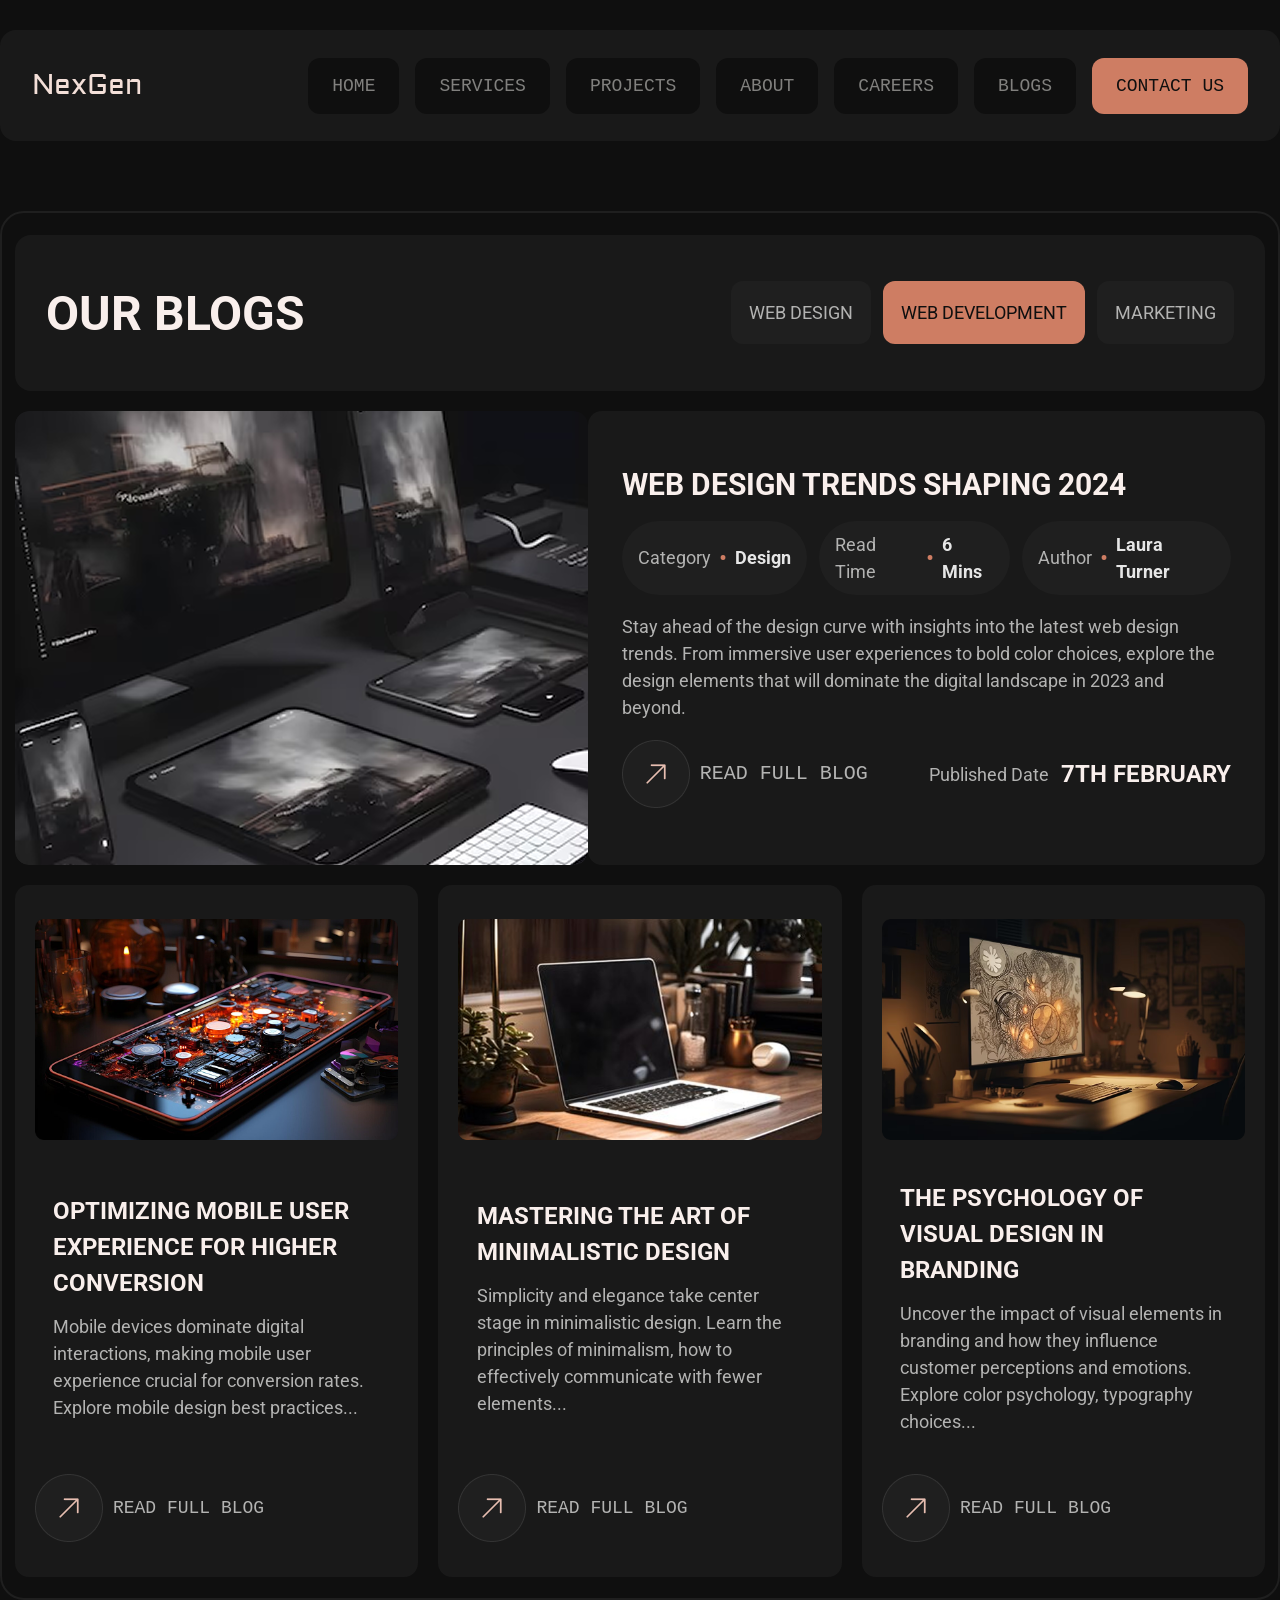
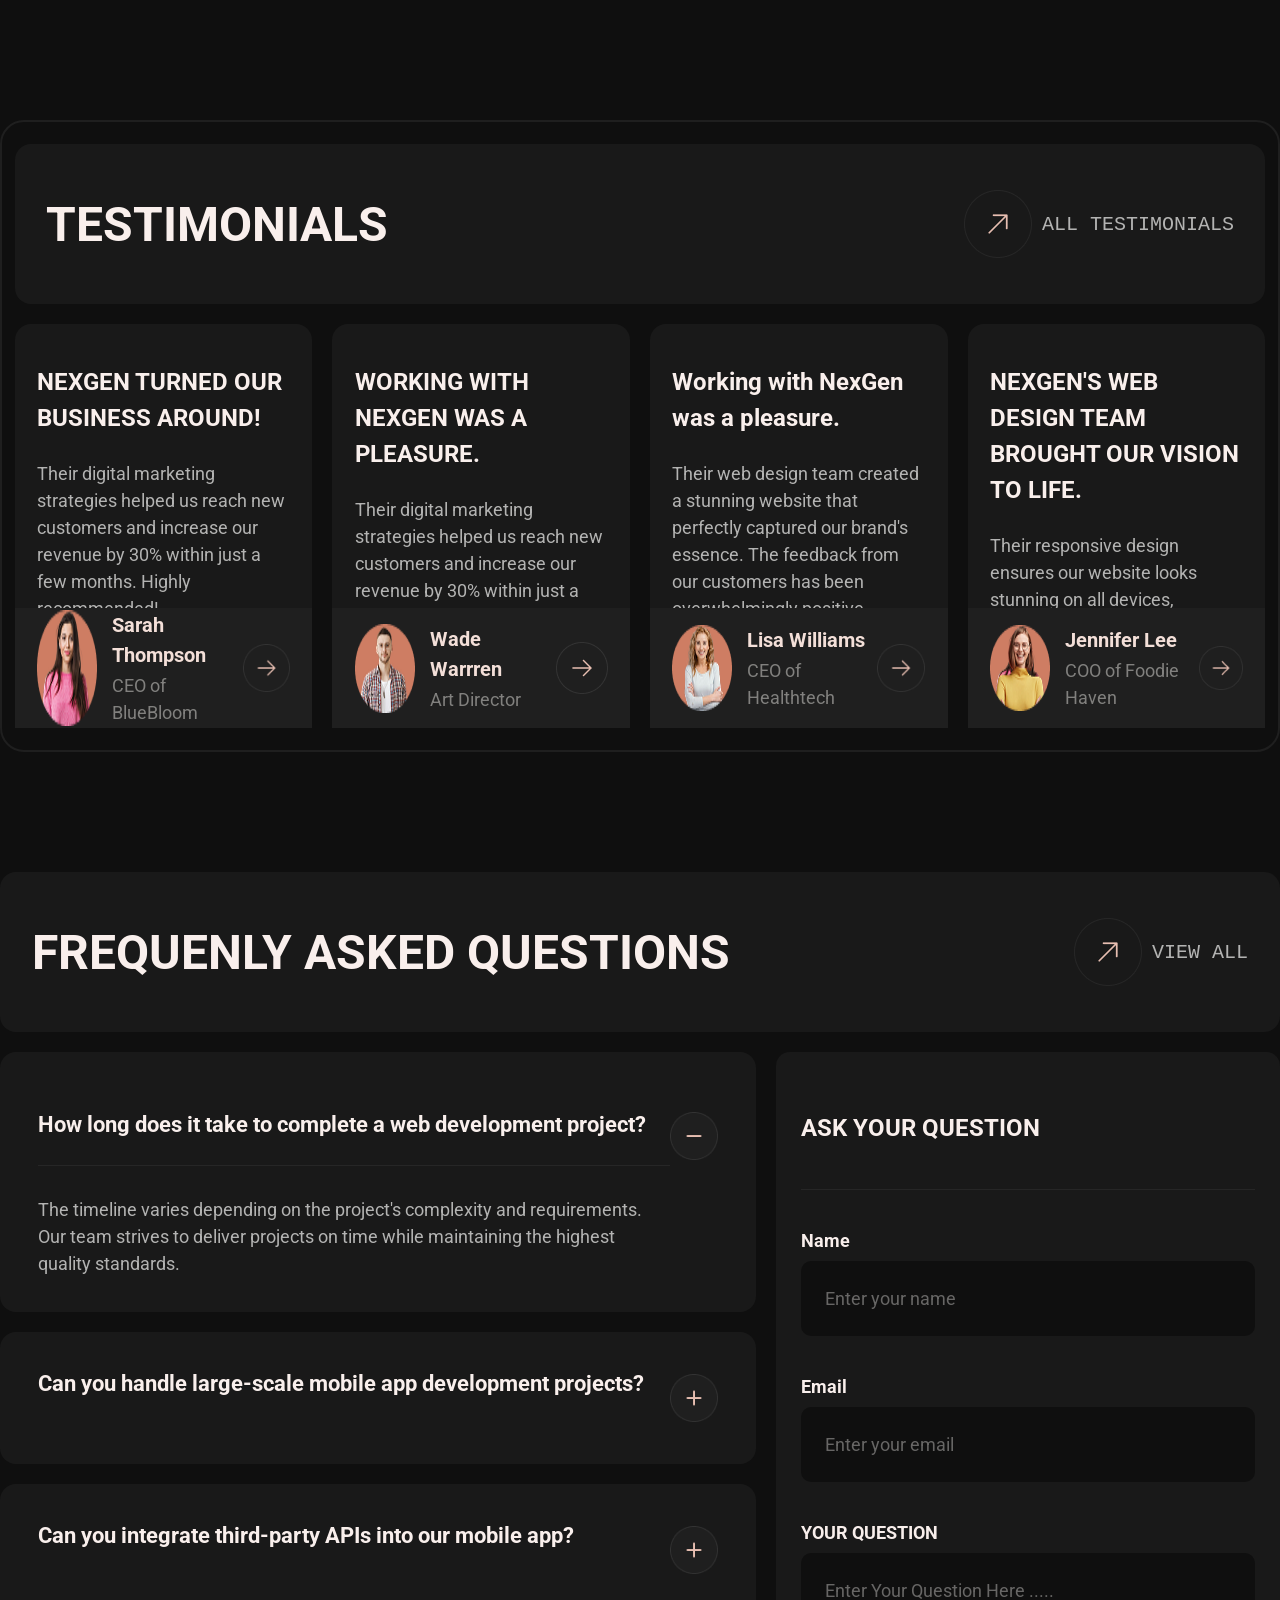
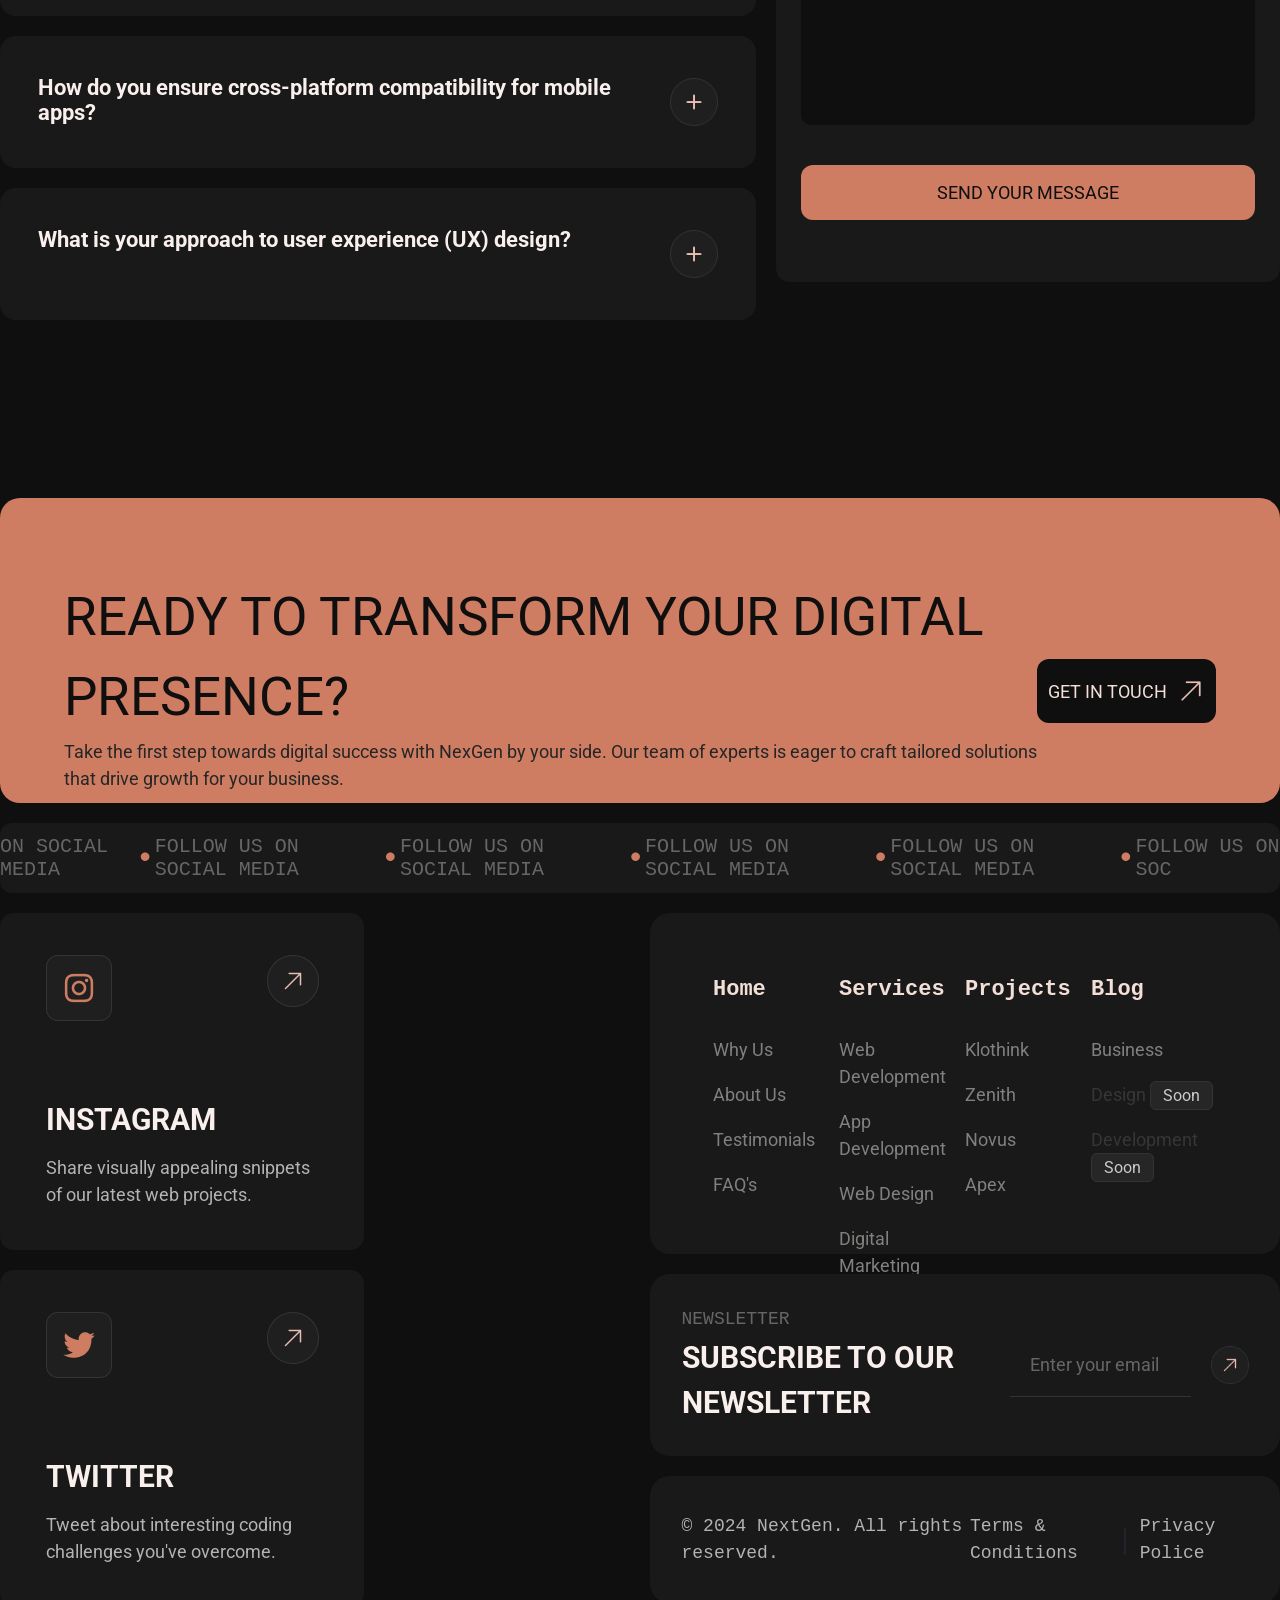
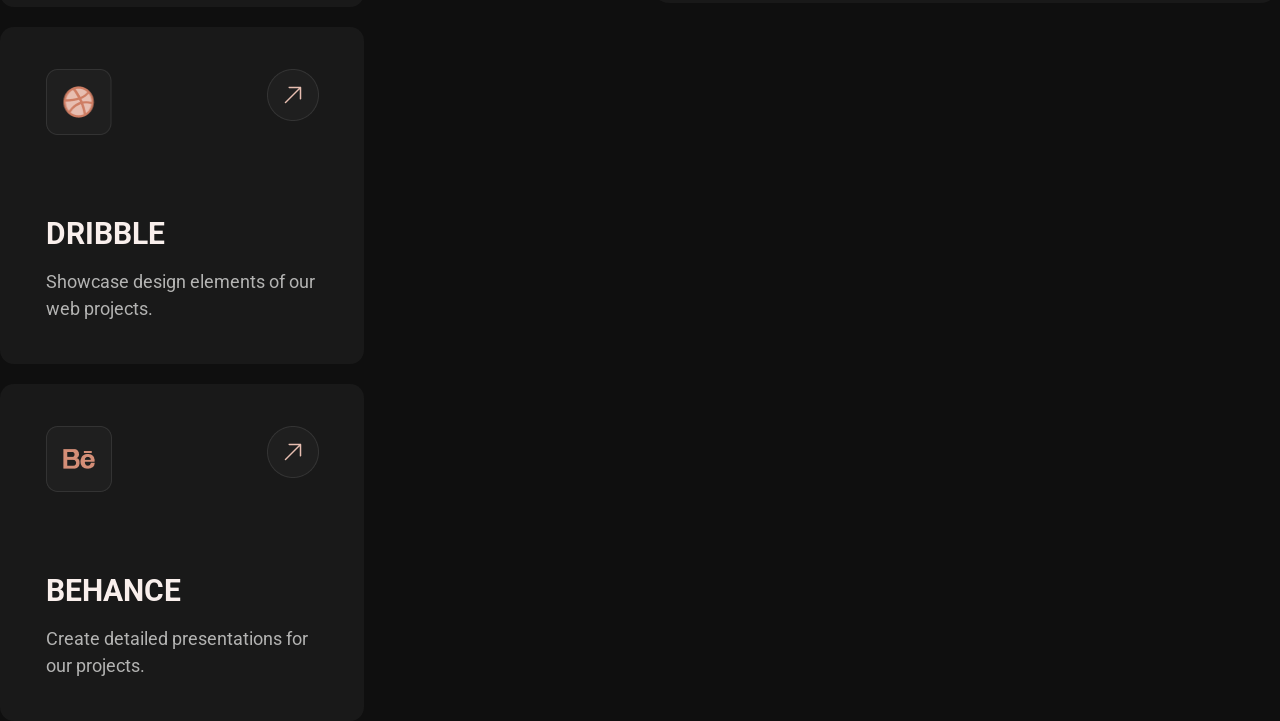
<file: blogs/index.html>
<!DOCTYPE html>
<html lang="en">
    <head>
        <meta charset="UTF-8">
        <meta name="viewport" content="width=device-width, initial-scale=1.0">
        <title>Агентство Габена</title>
        <link rel="stylesheet" href="style.css">
    </head>
    <body>
        <header>
            <nav>
                <a href="../home/index.html" class="logo-title">NexGen</a>
                <ul>
                    <a href="../home/index.html">HOME</a>
                    <a href="../services/index.html">SERVICES</a>
                    <a href="../projects/index.html">PROJECTS</a>
                    <a href="../about/index.html">ABOUT</a>
                    <a href="../careers/index.html">CAREERS</a>
                    <a href="../blogs/index.html">BLOGS</a>
                    <a href="../contact/index.html" class="nav-contact">CONTACT US</a>
                </ul>
            </nav>
        </header>

        <main>

<!-- СЕКЦИЯ 1 -->

            <section class="sec1" id="blogs">
                <div class="sec1-inside">
                    <div class="sec1-inside__main-title">
                        <div>
                            <h1>OUR BLOGS</h1>
                            <span>
                                <button>WEB DESIGN</button>
                                <button class="changed">WEB DEVELOPMENT</button>
                                <button>MARKETING</button>
                            </span>
                        </div>
                    </div>
                    <div class="sec1-inside__mid">
                        <div class="sec1-inside__mid-left" onclick="window.open('../blogs-open/index.html', '_blank')"></div>
                        <div class="sec1-inside__mid-right">
                            <div class="sec1-inside__mid-right_ins">
                                <h2>WEB DESIGN TRENDS SHAPING 2024</h2>
                                <div class="sec1-inside__mid-right_ins-categories">
                                    <div>
                                        <p class="text_category-title">Category</p>
                                        <p class="text_category-dot">•</p>
                                        <p class="text_category-description">Design</p>
                                    </div>
                                    <div>
                                        <p class="text_category-title">Read Time</p>
                                        <p class="text_category-dot">•</p>
                                        <p class="text_category-description">6 Mins</p>
                                    </div>
                                    <div>
                                        <p class="text_category-title">Author</p>
                                        <p class="text_category-dot">•</p>
                                        <p class="text_category-description">Laura Turner</p>
                                    </div>
                                </div>
                                <p>Stay ahead of the design curve with insights into the latest web design trends. From immersive user experiences to bold color choices, explore the design elements that will dominate the digital landscape in 2023 and beyond.</p>
                                <div class="sec1-inside__mid-right_ins-bottom">
                                    <button onclick="window.open('../blogs-open/index.html', '_blank')"><img src="images/sec1/top_button.png" alt="">READ FULL BLOG</button>
                                    <div><p>Published Date</p><h3>7TH FEBRUARY</h3></div>
                                </div>
                            </div>
                        </div>
                    </div>
                    <div class="sec1-inside__bot">
                        <article class="sec1-inside__bot_art" onclick="window.open('../blogs-open/index.html', '_blank')">
                            <div class="sec1-inside__bot_art-inside">
                                <img src="images/sec1/image1.png" alt="">
                                <div>
                                    <h2>OPTIMIZING MOBILE USER EXPERIENCE FOR HIGHER CONVERSION</h2>
                                    <p>Mobile devices dominate digital interactions, making mobile user experience crucial for conversion rates. Explore mobile design best practices...</p>
                                </div>
                                <button onclick="window.open('../blogs-open/index.html', '_blank')"><img src="images/sec1/top_button.png" alt="">READ FULL BLOG</button>
                            </div>
                        </article>
                        <article class="sec1-inside__bot_art" onclick="window.open('../blogs-open/index.html', '_blank')">
                            <div class="sec1-inside__bot_art-inside">
                                <img src="images/sec1/image2.png" alt="">
                                <div>
                                    <h2>MASTERING THE ART OF MINIMALISTIC DESIGN</h2>
                                    <p>Simplicity and elegance take center stage in minimalistic design. Learn the principles of minimalism, how to effectively communicate with fewer elements...</p>
                                </div>
                                <button onclick="window.open('../blogs-open/index.html', '_blank')"><img src="images/sec1/top_button.png" alt="">READ FULL BLOG</button>
                            </div>
                        </article>
                        <article class="sec1-inside__bot_art" onclick="window.open('../blogs-open/index.html', '_blank')">
                            <div class="sec1-inside__bot_art-inside">
                                <img src="images/sec1/image3.png" alt="">
                                <div>
                                    <h2>THE PSYCHOLOGY OF VISUAL DESIGN IN BRANDING</h2>
                                    <p>Uncover the impact of visual elements in branding and how they influence customer perceptions and emotions. Explore color psychology, typography choices...</p>
                                </div>
                                <button onclick="window.open('../blogs-open/index.html', '_blank')"><img src="images/sec1/top_button.png" alt="">READ FULL BLOG</button>
                            </div>
                        </article>
                    </div>
                </div>
            </section>

<!-- СЕКЦИЯ 5 -->

            <section class="sec5" id="testimonials">
                <div class="sec5-inside">
                    <div class="sec5-inside_title">
                        <div>
                            <h1>TESTIMONIALS</h1>
                            <button onclick="window.location.href='../about/index.html#testimonials'"><img src="images/sec5/button.png " alt="">ALL TESTIMONIALS</button>
                        </div>
                    </div>
                    <div class="sec5-inside_main">
                        <article>
                            <div class="sec5-inside_main_top">
                                <div>
                                    <h2>NEXGEN TURNED OUR BUSINESS AROUND!</h2>
                                    <p>Their digital marketing strategies helped us reach new customers and increase our revenue by 30% within just a few months. Highly recommended!</p>
                                </div>
                            </div>
                            <div class="sec5-inside_main_bot">
                                <div class="sec5-inside_main_bot_ins">
                                    <div>
                                        <img src="images/sec5/pfp1.png" alt="">
                                        <span>
                                            <h4>Sarah Thompson</h4>
                                            <p>CEO of BlueBloom</p>
                                        </span>
                                    </div>
                                    <button onclick="window.location.href='../about/index.html#testimonials'"><img src="images/sec5/button_right.png" alt=""></button>
                                </div>
                            </div>
                        </article>
                        <article>
                            <div class="sec5-inside_main_top">
                                <div>
                                    <h2>WORKING WITH NEXGEN WAS A PLEASURE.</h2>
                                    <p>Their digital marketing strategies helped us reach new customers and increase our revenue by 30% within just a few months. Highly recommended!</p>
                                </div>
                            </div>
                            <div class="sec5-inside_main_bot">
                                <div class="sec5-inside_main_bot_ins">
                                    <div>
                                        <img src="images/sec5/pfp2.png" alt="">
                                        <span>
                                            <h4>Wade Warrren</h4>
                                            <p>Art Director</p>
                                        </span>
                                    </div>
                                    <button onclick="window.location.href='../about/index.html#testimonials'"><img src="images/sec5/button_right.png" alt=""></button>
                                </div>
                            </div>
                        </article>
                        <article>
                            <div class="sec5-inside_main_top">
                                <div>
                                    <h2>Working with NexGen was a pleasure.</h2>
                                    <p>Their web design team created a stunning website that perfectly captured our brand's essence. The feedback from our customers has been overwhelmingly positive.</p>
                                </div>
                            </div>
                            <div class="sec5-inside_main_bot">
                                <div class="sec5-inside_main_bot_ins">
                                    <div>
                                        <img src="images/sec5/pfp3.png" alt="">
                                        <span>
                                            <h4>Lisa Williams</h4>
                                            <p>CEO of Healthtech</p>
                                        </span>
                                    </div>
                                    <button onclick="window.location.href='../about/index.html#testimonials'"><img src="images/sec5/button_right.png" alt=""></button>
                                </div>
                            </div>
                        </article>
                        <article>
                            <div class="sec5-inside_main_top">
                                <div>
                                    <h2>NEXGEN'S WEB DESIGN TEAM BROUGHT OUR VISION TO LIFE.</h2>
                                    <p>Their responsive design ensures our website looks stunning on all devices, contributing to increased user engagement.</p>
                                </div>
                            </div>
                            <div class="sec5-inside_main_bot">
                                <div class="sec5-inside_main_bot_ins">
                                    <div>
                                        <img src="images/sec5/pfp4.png" alt="">
                                        <span>
                                            <h4>Jennifer Lee</h4>
                                            <p>COO of Foodie Haven</p>
                                        </span>
                                    </div>
                                    <button onclick="window.location.href='../about/index.html#testimonials'"><img src="images/sec5/button_right.png" alt=""></button>
                                </div>
                            </div>
                        </article>
                    </div>
                </div>
            </section>

<!-- СЕКЦИЯ 6 -->

            <section class="sec6" id="faq">
                <div class="sec6-inside">
                    <div class="sec6-inside_title">
                        <div>
                            <h1>FREQUENLY ASKED QUESTIONS</h1>
                            <button onclick="window.location.href='../home/index.html#faq'"><img src="images/sec5/button.png" alt="">VIEW ALL</button>
                        </div>
                    </div>
                    <div class="sec6-inside_main">
                        <div class="sec6-inside_main_left">
                            <div class="sec6-inside_main_left-question">
                                <input type="checkbox" class="sec6-inside_main_left-question_check" id="faq-1" checked>
                                <label for="faq-1" class="sec6-inside_main_left-question_toggle">
                                    <div class="sec6-inside_main_left-question_toggle__ins">
                                        <div>
                                            <h3>How long does it take to complete a web development project?</h3>
                                            <p>The timeline varies depending on the project's complexity and requirements. Our team strives to deliver projects on time while maintaining the highest quality standards.</p>
                                        </div>
                                        <span class="sec6-inside_main_left-question_icon">
                                            <img class="sec6-inside_main_left-question_icon-plus" src="images/sec6/plus.png" alt="">
                                            <img class="sec6-inside_main_left-question_icon-minus" src="images/sec6/minus.png" alt="">
                                        </span>
                                    </div>
                                </label>
                            </div>
                            <div class="sec6-inside_main_left-question">
                                <input type="checkbox" class="sec6-inside_main_left-question_check" id="faq-2">
                                <label for="faq-2" class="sec6-inside_main_left-question_toggle">
                                    <div class="sec6-inside_main_left-question_toggle__ins">
                                        <div>
                                            <h3>Can you handle large-scale mobile app development projects?</h3>
                                            <p>兵者，詭道也。</p>
                                        </div>
                                        <span class="sec6-inside_main_left-question_icon">
                                            <img class="sec6-inside_main_left-question_icon-plus" src="images/sec6/plus.png" alt="">
                                            <img class="sec6-inside_main_left-question_icon-minus" src="images/sec6/minus.png" alt="">
                                        </span>
                                    </div>
                                </label>
                            </div>
                            <div class="sec6-inside_main_left-question">
                                <input type="checkbox" class="sec6-inside_main_left-question_check" id="faq-3">
                                <label for="faq-3" class="sec6-inside_main_left-question_toggle">
                                    <div class="sec6-inside_main_left-question_toggle__ins">
                                        <div>
                                            <h3>Can you integrate third-party APIs into our mobile app?</h3>
                                            <p>知彼知己，百戰不殆。</p>
                                        </div>
                                        <span class="sec6-inside_main_left-question_icon">
                                            <img class="sec6-inside_main_left-question_icon-plus" src="images/sec6/plus.png" alt="">
                                            <img class="sec6-inside_main_left-question_icon-minus" src="images/sec6/minus.png" alt="">
                                        </span>
                                    </div>
                                </label>
                            </div>
                            <div class="sec6-inside_main_left-question">
                                <input type="checkbox" class="sec6-inside_main_left-question_check" id="faq-4">
                                <label for="faq-4" class="sec6-inside_main_left-question_toggle">
                                    <div class="sec6-inside_main_left-question_toggle__ins">
                                        <div>
                                            <h3>How do you ensure cross-platform compatibility for mobile apps?</h3>
                                            <p>兵貴勝，不貴久。</p>
                                        </div>
                                        <span class="sec6-inside_main_left-question_icon">
                                            <img class="sec6-inside_main_left-question_icon-plus" src="images/sec6/plus.png" alt="">
                                            <img class="sec6-inside_main_left-question_icon-minus" src="images/sec6/minus.png" alt="">
                                        </span>
                                    </div>
                                </label>
                            </div>
                            <div class="sec6-inside_main_left-question">
                                <input type="checkbox" class="sec6-inside_main_left-question_check" id="faq-5">
                                <label for="faq-5" class="sec6-inside_main_left-question_toggle">
                                    <div class="sec6-inside_main_left-question_toggle__ins">
                                        <div>
                                            <h3>What is your approach to user experience (UX) design?</h3>
                                            <p>凡戰者，以正合，以奇勝。</p>
                                        </div>
                                        <span class="sec6-inside_main_left-question_icon">
                                            <img class="sec6-inside_main_left-question_icon-plus" src="images/sec6/plus.png" alt="">
                                            <img class="sec6-inside_main_left-question_icon-minus" src="images/sec6/minus.png" alt="">
                                        </span>
                                    </div>
                                </label>
                            </div>
                        </div>
                        <div class="sec6-inside_main_right">
                            <div class="sec6-inside_main_right_ins">
                                <h3>ASK YOUR QUESTION</h3>
                                <div>
                                    <h4>Name</h4>
                                    <textarea type="text" name="" id="" placeholder="Enter your name"></textarea>
                                </div>
                                <div>
                                    <h4>Email</h4>
                                    <textarea type="email" name="" id="" placeholder="Enter your email"></textarea>
                                </div>
                                <div>
                                    <h4>YOUR QUESTION</h4>
                                    <textarea class="input-question" type="text" name="" id="" placeholder="Enter Your Question Here ....."></textarea>
                                </div>
                                <button onclick="window.location.href='../contact/index.html#contactform'">SEND YOUR MESSAGE</button>
                            </div>
                        </div>
                    </div>
                </div>
            </section>
        </main>

<!-- ФУТЕР -->

        <footer>
            <div class="footer__top">
                <div class="footer__top-inside">
                    <div>
                        <h1>READY TO TRANSFORM YOUR DIGITAL PRESENCE?</h1>
                        <p>Take the first step towards digital success with NexGen by your side. Our team of experts is eager to craft tailored solutions that drive growth for your business.</p>
                    </div>
                    <button onclick="window.location.href='../contact/index.html#reach_us'">GET IN TOUCH <img src="images/footer/arrow.png" alt=""></button>
                </div>
            </div>
            <div class="footer__slider">
                <p>ON SOCIAL MEDIA</p>
                <p class="dot">•</p>
                <p>FOLLOW US ON SOCIAL MEDIA</p>
                <p class="dot">•</p>
                <p>FOLLOW US ON SOCIAL MEDIA</p>
                <p class="dot">•</p>
                <p>FOLLOW US ON SOCIAL MEDIA</p>
                <p class="dot">•</p>
                <p>FOLLOW US ON SOCIAL MEDIA</p>
                <p class="dot">•</p>
                <p>FOLLOW US ON SOC</p>
            </div>
            <div class="footer__bottom">
                <div class="footer__bottom_left">
                    <div onclick="window.open('https://www.instagram.com/', '_blank')" class="footer__bottom_left_social">
                        <div class="footer__bottom_left_social-inside">
                            <div class="footer__bottom_left_social-inside_top">
                                <img class="footer_img-logo" src="images/footer/inst.png" alt=""><img class="footer_img-arrow" src="images/footer/arrow_soc.png" alt="">
                            </div>
                            <div class="footer__bottom_left_social-inside_bot">
                                <h2>INSTAGRAM</h2>
                                <p>Share visually appealing snippets of our latest web projects.</p>
                            </div>
                        </div>
                    </div>
                    <div onclick="window.open('https://x.com/', '_blank')" class="footer__bottom_left_social">
                        <div class="footer__bottom_left_social-inside">
                            <div class="footer__bottom_left_social-inside_top">
                                <img class="footer_img-logo" src="images/footer/twit.png" alt=""><img class="footer_img-arrow" src="images/footer/arrow_soc.png" alt="">
                            </div>
                            <div class="footer__bottom_left_social-inside_bot">
                                <h2>TWITTER</h2>
                                <p>Tweet about interesting coding challenges you've overcome.</p>
                            </div>
                        </div>
                    </div>
                    <div onclick="window.open('https://dribbble.com/', '_blank')" class="footer__bottom_left_social">
                        <div class="footer__bottom_left_social-inside">
                            <div class="footer__bottom_left_social-inside_top">
                                <img class="footer_img-logo" src="images/footer/ball.png" alt=""><img class="footer_img-arrow" src="images/footer/arrow_soc.png" alt="">
                            </div>
                            <div class="footer__bottom_left_social-inside_bot">
                                <h2>DRIBBLE</h2>
                                <p>Showcase design elements of our web projects.</p>
                            </div>
                        </div>
                    </div>
                    <div onclick="window.open('https://www.behance.net/', '_blank')" class="footer__bottom_left_social">
                        <div class="footer__bottom_left_social-inside">
                            <div class="footer__bottom_left_social-inside_top">
                                <img class="footer_img-logo" src="images/footer/be.png" alt=""><img class="footer_img-arrow" src="images/footer/arrow_soc.png" alt="">
                            </div>
                            <div class="footer__bottom_left_social-inside_bot">
                                <h2>BEHANCE</h2>
                                <p>Create detailed presentations for our projects.</p>
                            </div>
                        </div>
                    </div>
                </div>
                <div class="footer__bottom_right">
                    <div class="footer__bottom_right__links">
                        <div class="footer__bottom_right__links-inside">
                            <div>
                                <h3>Home</h3>
                                <ul>
                                    <a href="../home/index.html#whyus">Why Us</a>
                                    <a href="../home/index.html#aboutus">About Us</a>
                                    <a href="#testimonials">Testimonials</a>
                                    <a href="#faq">FAQ's</a>
                                </ul>
                            </div>
                            <div>
                                <h3>Services</h3>
                                <ul>
                                    <a href="../services/index.html#services">Web Development</a>
                                    <a href="../services/index.html#services">App Development</a>
                                    <a href="../services/index.html#services">Web Design</a>
                                    <a href="../services/index.html#services">Digital Marketing</a>
                                </ul>
                            </div>
                            <div>
                                <h3>Projects</h3>
                                <ul>
                                    <a href="../projects/index.html#works">Klothink</a>
                                    <a href="../projects/index.html#works">Zenith</a>
                                    <a href="../projects/index.html#works">Novus</a>
                                    <a href="../projects/index.html#works">Apex</a>
                                </ul>
                            </div>
                            <div>
                                <h3>Blog</h3>
                                <ul>
                                    <a href="../blogs/index.html#blogs">Business</a>
                                    <p>Design <span>Soon</span></p>
                                    <p>Development <span>Soon</span></p>
                                </ul>
                            </div>
                        </div>
                    </div>
                    <div class="footer__bottom_right__subscribe">
                        <div class="footer__bottom_right__subscribe-inside">
                            <div>
                                <p>NEWSLETTER</p>
                                <h2>SUBSCRIBE TO OUR NEWSLETTER</h2>
                            </div>
                            <span>
                                <input type="email" name="" id="" placeholder="Enter your email">
                                <button><img src="images/footer/arrow_soc.png" alt=""></button>
                            </span>
                        </div>
                    </div>
                    <div class="footer__bottom_right__privacy">
                        <div>
                            <p>© 2024 NextGen. All rights reserved.</p>
                            <p>Terms & Conditions <span>|</span> Privacy Police</p>
                        </div>
                    </div>
                </div>
            </div>
        </footer>
<!-- СКРИПТЫ -->
        <script src="index.js"></script>
    </body>
</html>
</file>
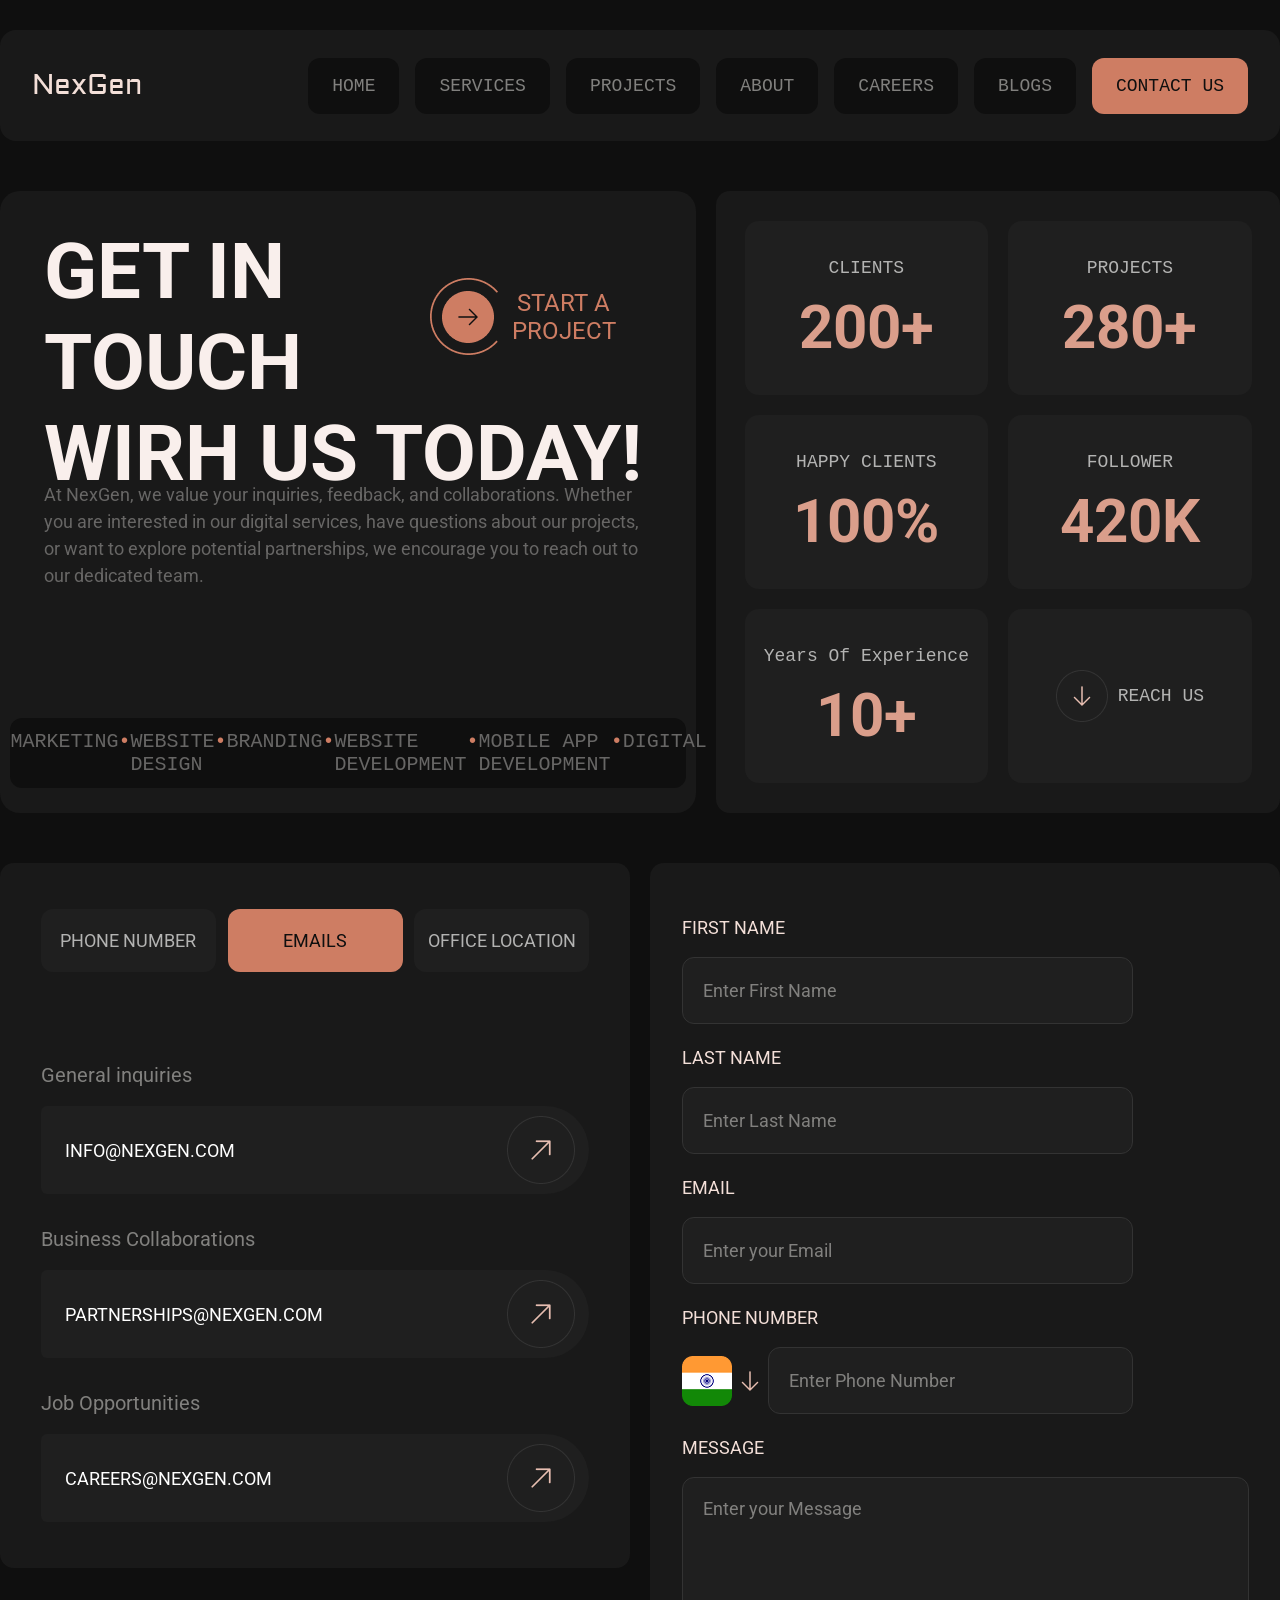
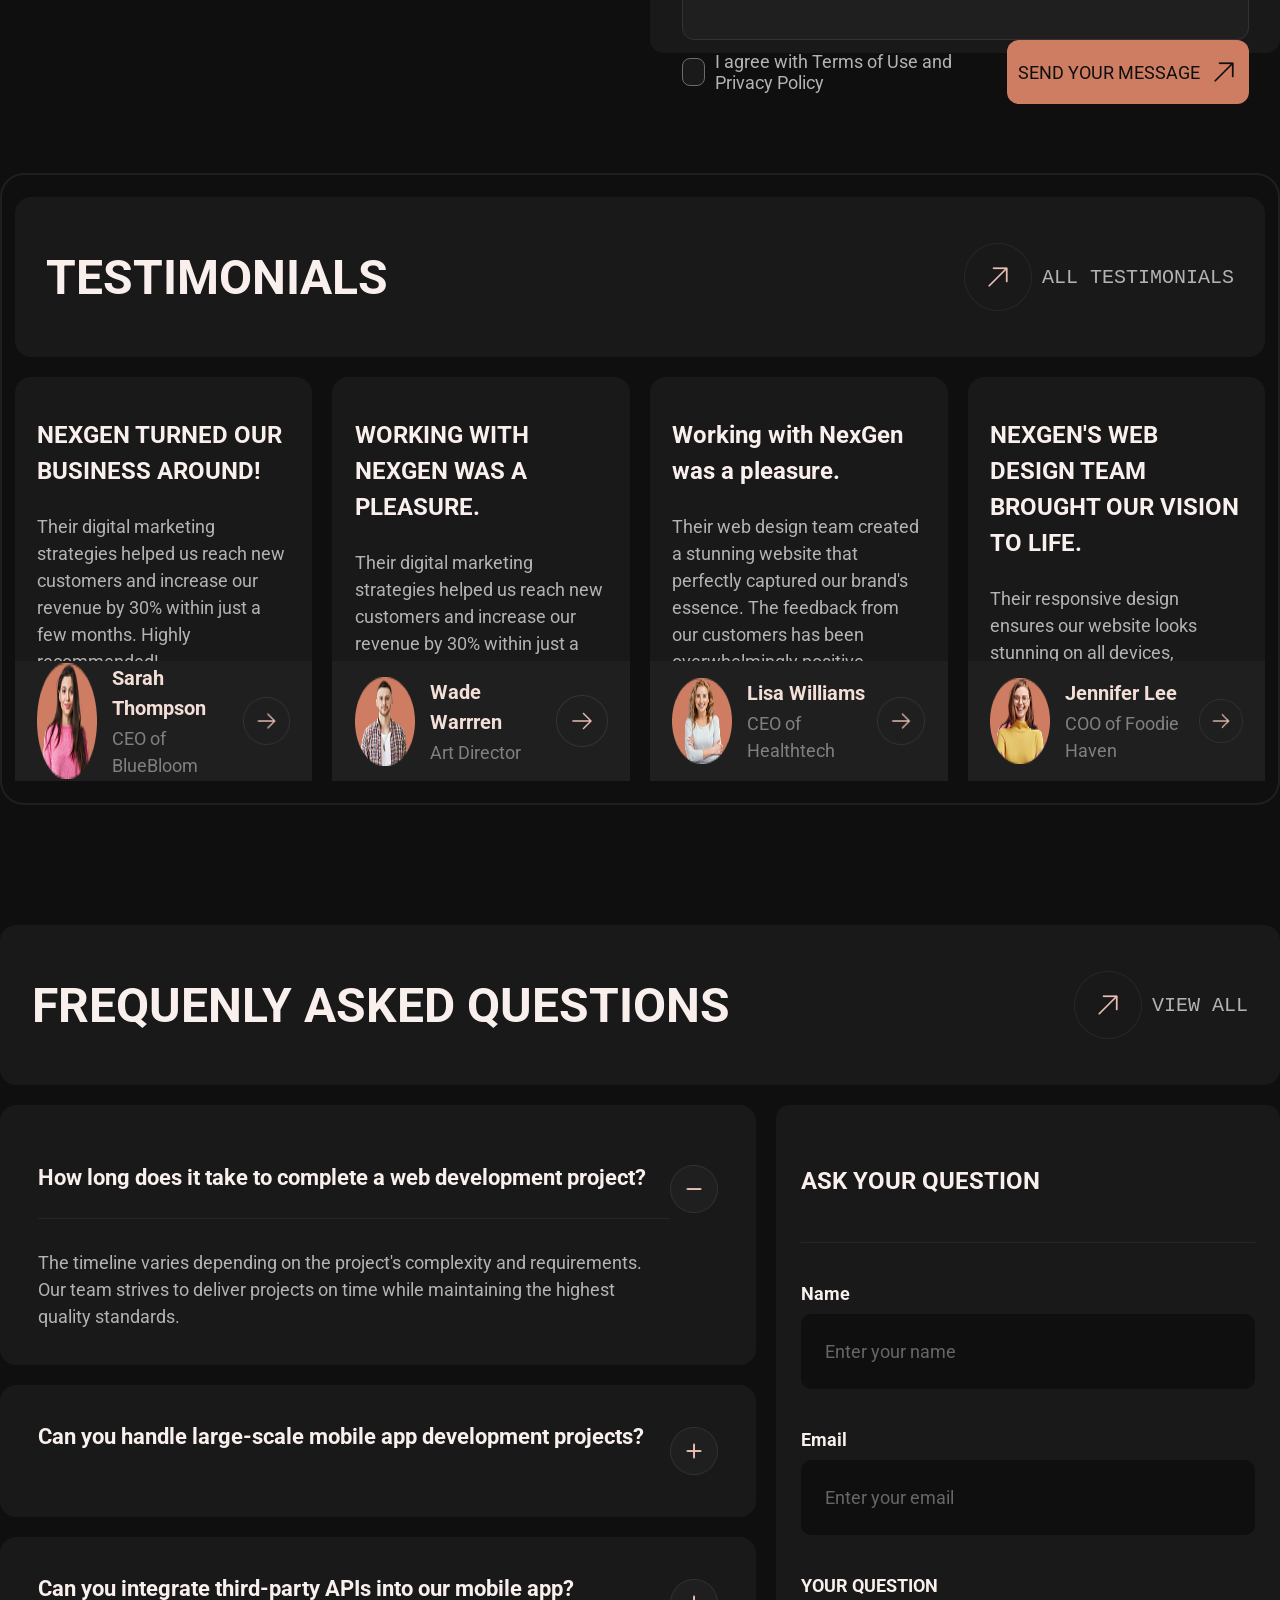
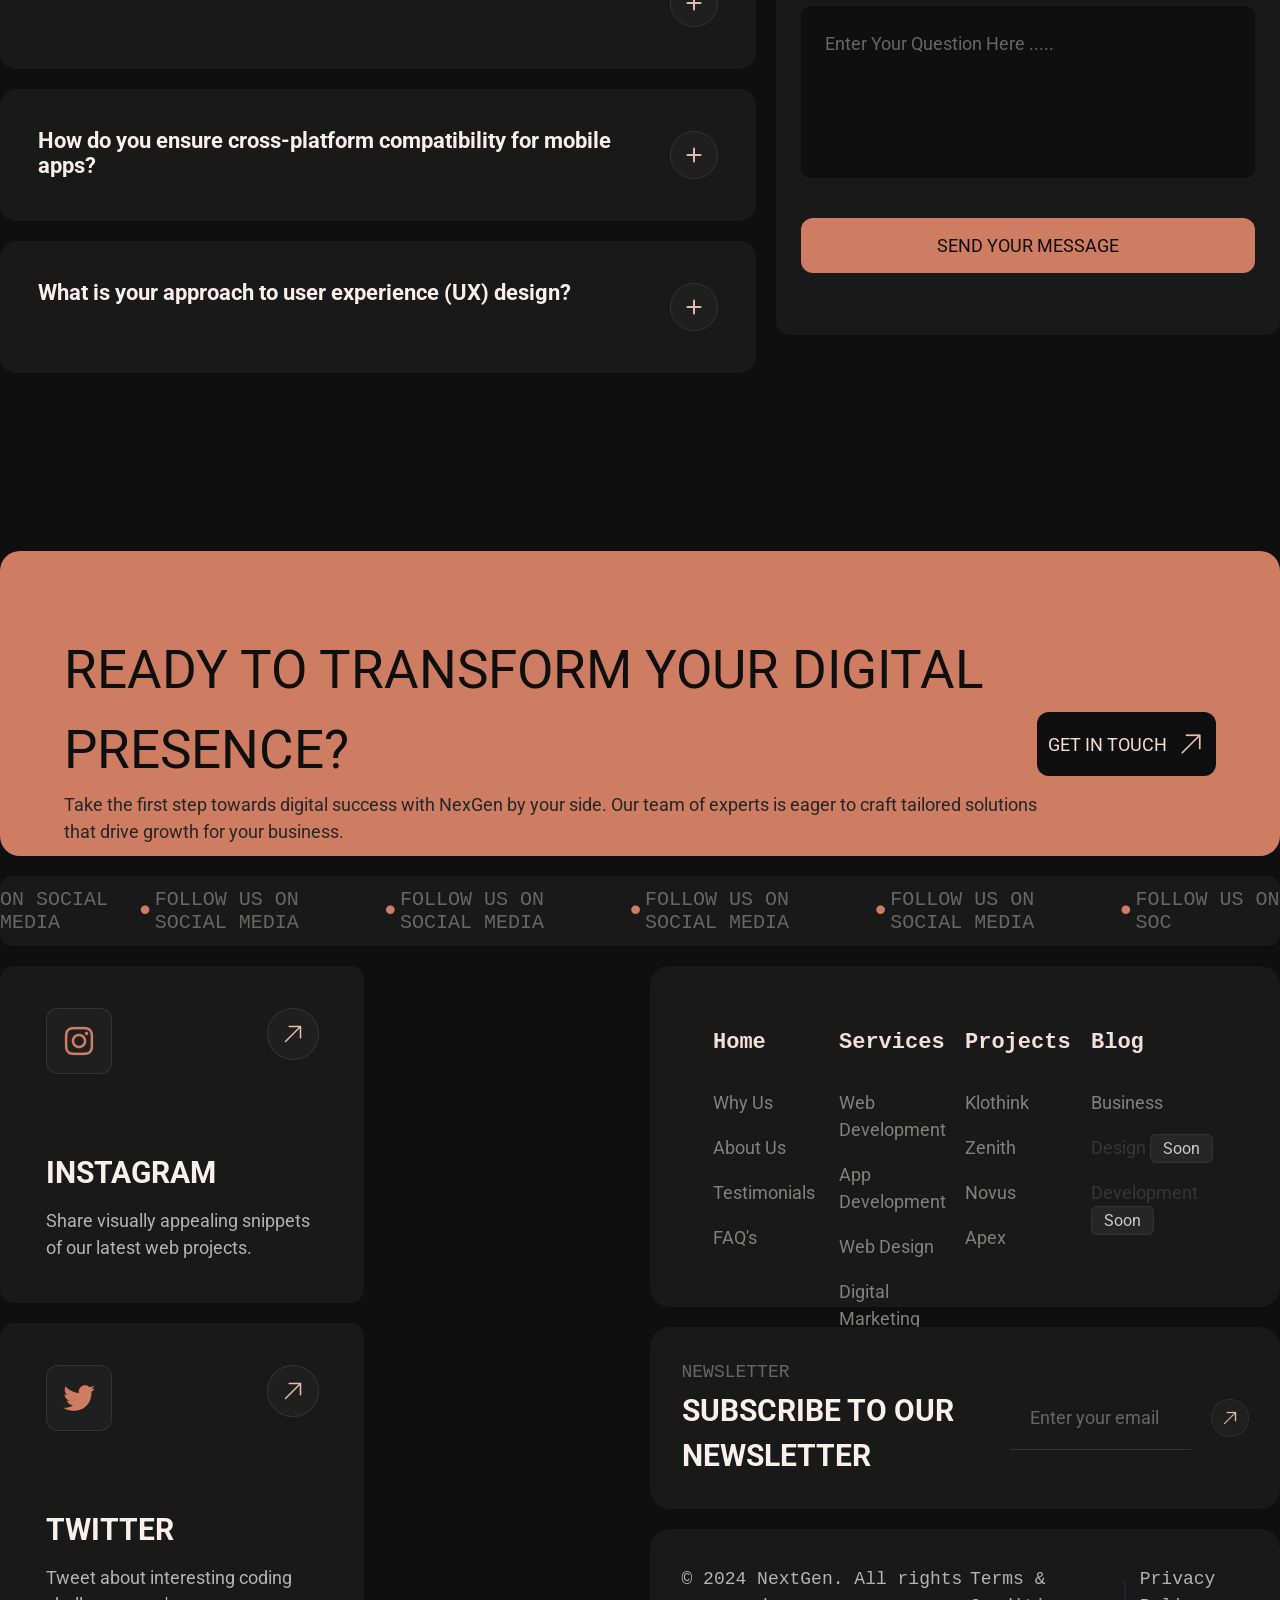
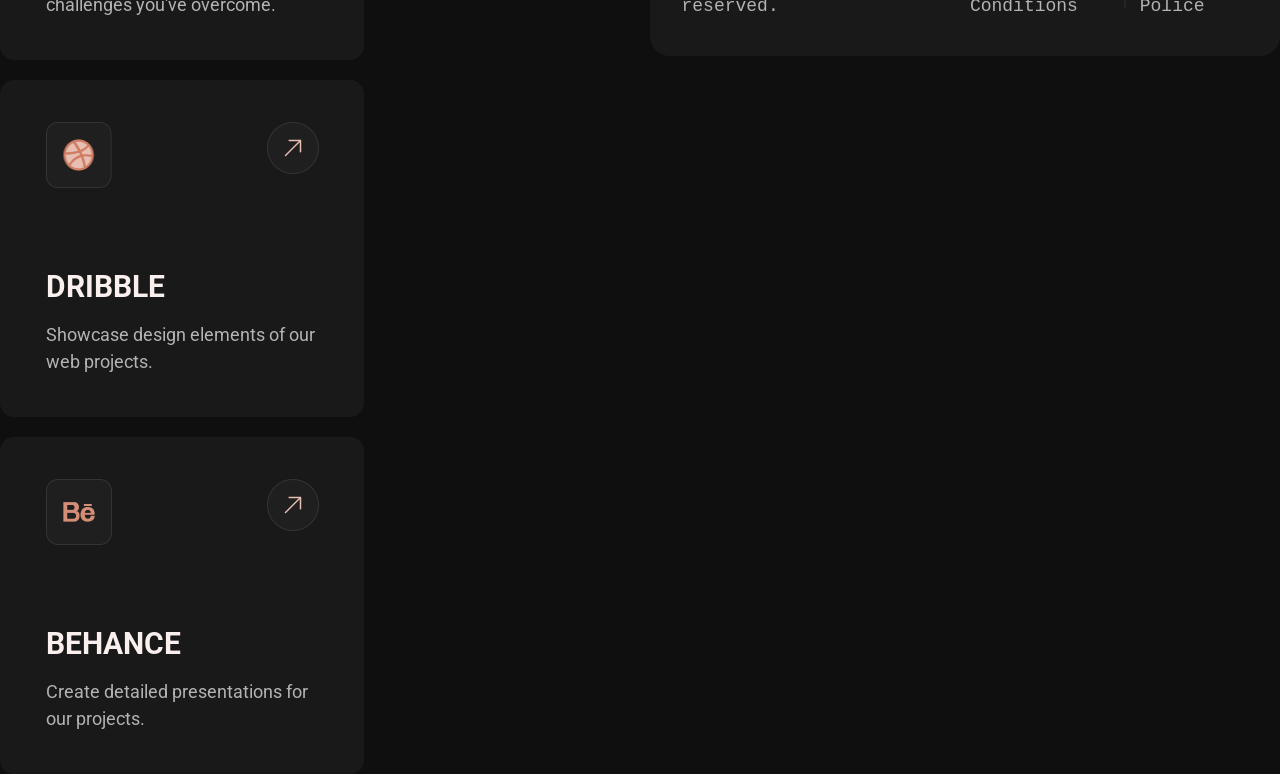
<file: contact/index.html>
<!DOCTYPE html>
<html lang="en">
    <head>
        <meta charset="UTF-8">
        <meta name="viewport" content="width=device-width, initial-scale=1.0">
        <title>Агентство Габена</title>
        <link rel="stylesheet" href="style.css">
    </head>
    <body>
        <header>
            <nav>
                <a href="../home/index.html" class="logo-title">NexGen</a>
                <ul>
                    <a href="../home/index.html">HOME</a>
                    <a href="../services/index.html">SERVICES</a>
                    <a href="../projects/index.html">PROJECTS</a>
                    <a href="../about/index.html">ABOUT</a>
                    <a href="../careers/index.html">CAREERS</a>
                    <a href="../blogs/index.html">BLOGS</a>
                    <a href="../contact/index.html" class="nav-contact">CONTACT US</a>
                </ul>
            </nav>
        </header>

        <main>

        <div class="section-group">
        
<!-- СЕКЦИЯ 1 -->

            <section class="sec1">
                <div class="sec1_top">
                    <div class="sec1_top-left">
                        <div class="sec1_top-left__inside">
                            <div class="sec1_top-left__inside__title">
                                <div>
                                    <span>
                                        <h1>GET IN TOUCH</h1>
                                        <button onclick="window.location.href='../contact/index.html#contactform'"><img src="images/sec1/button.png" alt=""> START A PROJECT</button> <br>
                                    </span>
                                    <h1>WIRH US TODAY!</h1>
                                </div>
                                <p>At NexGen, we value your inquiries, feedback, and collaborations. Whether you are interested in our digital services, have questions about our projects, or want to explore potential partnerships, we encourage you to reach out to our dedicated team.</p>
                            </div>
                            <div class="sec1_top-left__inside__list">
                                <div>
                                    <p>MARKETING</p><p class="dot">•</p>
                                    <p>WEBSITE DESIGN</p><p class="dot">•</p>
                                    <p>BRANDING</p><p class="dot">•</p>
                                    <p>WEBSITE DEVELOPMENT</p><p class="dot">•</p>
                                    <p>MOBILE APP DEVELOPMENT</p><p class="dot">•</p>
                                    <p>DIGITAL</p>
                                </div>
                            </div>
                        </div>  
                    </div>
                    <div class="sec1_top-right">
                        <div class="sec1_top-right__inside">
                            <article class="sec1_top-right__inside-art">
                                <p>CLIENTS</p>
                                <h2>200+</h2>
                            </article>
                            <article class="sec1_top-right__inside-art">
                                <p>PROJECTS</p>
                                <h2>280+</h2>
                            </article>
                            <article class="sec1_top-right__inside-art">
                                <p>HAPPY CLIENTS</p>
                                <h2>100%</h2>
                            </article>
                            <article class="sec1_top-right__inside-art">
                                <p>FOLLOWER</p>
                                <h2>420K</h2>
                            </article>
                            <article class="sec1_top-right__inside-art">
                                <p>Years Of Experience</p>
                                <h2>10+</h2>
                            </article>
                            <article href="#contactform" class="sec1_top-right__inside-art" id="reach_us">
                                <div>
                                    <img src="images/sec1/down_button.png" alt="">
                                    <p>REACH US</p>
                                </div>
                            </article>
                        </div>
                    </div>
                </div>
            </section>
        

<!-- СЕКЦИЯ 2 -->

            <section class="sec2" id="contactform">
                <div class="sec2__left">
                    <div class="sec2__left-inside">
                        <div class="sec2__left-inside-categories">
                            <button>PHONE NUMBER</button>
                            <button class="changed">EMAILS</button>
                            <button>OFFICE LOCATION</button>
                        </div>
                        <div class="sec2__left-inside-hyperlinks">
                            <div class="sec2__left-inside-hyperlinks_cont">
                                <p>General inquiries</p>
                                <button onclick="window.location.href='mailto:info@nexgen.com'">INFO@NEXGEN.COM <img src="images/sec2/button.png" alt=""></button>
                            </div>
                            <div class="sec2__left-inside-hyperlinks_cont">
                                <p>Business Collaborations</p>
                                <button onclick="window.location.href='mailto:partnerships@nexgen.com'">PARTNERSHIPS@NEXGEN.COM <img src="images/sec2/button.png" alt=""></button>
                            </div>
                            <div class="sec2__left-inside-hyperlinks_cont">
                                <p>Job Opportunities</p>
                                <button onclick="window.location.href='mailto:careers@nexgen.com'">CAREERS@NEXGEN.COM <img src="images/sec2/button.png" alt=""></button>
                            </div>
                        </div>
                    </div>
                </div>
                <div class="sec2__right">
                    <div class="sec2__right-inside">
                        <div class="sec2__right-inside_fields">
                            <div>
                                <label>FIRST NAME</label>
                                <input type="text" name="" id="" placeholder="Enter First Name">
                            </div>
                            <div>
                                <label>LAST NAME</label>
                                <input type="text" name="" id="" placeholder="Enter Last Name">
                            </div>
                            <div>
                                <label>EMAIL</label>
                                <input type="email" name="" id="" placeholder="Enter your Email">
                            </div>
                            <div class="filed-number">
                                <label>PHONE NUMBER</label>
                                <span>
                                    <button><img id="img-country" src="images/sec2/country.png" alt=""><img id="img-arrow" src="images/sec2/down_arrow.png" alt=""></button>
                                    <input type="phone" name="" id="" placeholder="Enter Phone Number">
                                </span>
                            </div>
                            <div class="field-message">
                                <label>MESSAGE</label>
                                <textarea name="" id="" placeholder="Enter your Message"></textarea>
                            </div>
                        </div>
                        <div class="sec2__right-inside_send">
                            <div><input type="checkbox" name="" id=""><p>I agree with Terms of Use and Privacy Policy</p></div>
                            <button>SEND YOUR MESSAGE <img src="images/sec2/arrow_up.png" alt=""></button>
                        </div>
                    </div>
                </div>
            </section>

        </div>

<!-- СЕКЦИЯ 5 -->

            <section class="sec5" id="testimonials">
                <div class="sec5-inside">
                    <div class="sec5-inside_title">
                        <div>
                            <h1>TESTIMONIALS</h1>
                            <button onclick="window.location.href='../about/index.html#testimonials'"><img src="images/sec5/button.png " alt="">ALL TESTIMONIALS</button>
                        </div>
                    </div>
                    <div class="sec5-inside_main">
                        <article>
                            <div class="sec5-inside_main_top">
                                <div>
                                    <h2>NEXGEN TURNED OUR BUSINESS AROUND!</h2>
                                    <p>Their digital marketing strategies helped us reach new customers and increase our revenue by 30% within just a few months. Highly recommended!</p>
                                </div>
                            </div>
                            <div class="sec5-inside_main_bot">
                                <div class="sec5-inside_main_bot_ins">
                                    <div>
                                        <img src="images/sec5/pfp1.png" alt="">
                                        <span>
                                            <h4>Sarah Thompson</h4>
                                            <p>CEO of BlueBloom</p>
                                        </span>
                                    </div>
                                    <button onclick="window.location.href='../about/index.html#testimonials'"><img src="images/sec5/button_right.png" alt=""></button>
                                </div>
                            </div>
                        </article>
                        <article>
                            <div class="sec5-inside_main_top">
                                <div>
                                    <h2>WORKING WITH NEXGEN WAS A PLEASURE.</h2>
                                    <p>Their digital marketing strategies helped us reach new customers and increase our revenue by 30% within just a few months. Highly recommended!</p>
                                </div>
                            </div>
                            <div class="sec5-inside_main_bot">
                                <div class="sec5-inside_main_bot_ins">
                                    <div>
                                        <img src="images/sec5/pfp2.png" alt="">
                                        <span>
                                            <h4>Wade Warrren</h4>
                                            <p>Art Director</p>
                                        </span>
                                    </div>
                                    <button onclick="window.location.href='../about/index.html#testimonials'"><img src="images/sec5/button_right.png" alt=""></button>
                                </div>
                            </div>
                        </article>
                        <article>
                            <div class="sec5-inside_main_top">
                                <div>
                                    <h2>Working with NexGen was a pleasure.</h2>
                                    <p>Their web design team created a stunning website that perfectly captured our brand's essence. The feedback from our customers has been overwhelmingly positive.</p>
                                </div>
                            </div>
                            <div class="sec5-inside_main_bot">
                                <div class="sec5-inside_main_bot_ins">
                                    <div>
                                        <img src="images/sec5/pfp3.png" alt="">
                                        <span>
                                            <h4>Lisa Williams</h4>
                                            <p>CEO of Healthtech</p>
                                        </span>
                                    </div>
                                    <button onclick="window.location.href='../about/index.html#testimonials'"><img src="images/sec5/button_right.png" alt=""></button>
                                </div>
                            </div>
                        </article>
                        <article>
                            <div class="sec5-inside_main_top">
                                <div>
                                    <h2>NEXGEN'S WEB DESIGN TEAM BROUGHT OUR VISION TO LIFE.</h2>
                                    <p>Their responsive design ensures our website looks stunning on all devices, contributing to increased user engagement.</p>
                                </div>
                            </div>
                            <div class="sec5-inside_main_bot">
                                <div class="sec5-inside_main_bot_ins">
                                    <div>
                                        <img src="images/sec5/pfp4.png" alt="">
                                        <span>
                                            <h4>Jennifer Lee</h4>
                                            <p>COO of Foodie Haven</p>
                                        </span>
                                    </div>
                                    <button onclick="window.location.href='../about/index.html#testimonials'"><img src="images/sec5/button_right.png" alt=""></button>
                                </div>
                            </div>
                        </article>
                    </div>
                </div>
            </section>

<!-- СЕКЦИЯ 6 -->

            <section class="sec6" id="faq">
                <div class="sec6-inside">
                    <div class="sec6-inside_title">
                        <div>
                            <h1>FREQUENLY ASKED QUESTIONS</h1>
                            <button onclick="window.location.href='../home/index.html#faq'"><img src="images/sec5/button.png" alt="">VIEW ALL</button>
                        </div>
                    </div>
                    <div class="sec6-inside_main">
                        <div class="sec6-inside_main_left">
                            <div class="sec6-inside_main_left-question">
                                <input type="checkbox" class="sec6-inside_main_left-question_check" id="faq-1" checked>
                                <label for="faq-1" class="sec6-inside_main_left-question_toggle">
                                    <div class="sec6-inside_main_left-question_toggle__ins">
                                        <div>
                                            <h3>How long does it take to complete a web development project?</h3>
                                            <p>The timeline varies depending on the project's complexity and requirements. Our team strives to deliver projects on time while maintaining the highest quality standards.</p>
                                        </div>
                                        <span class="sec6-inside_main_left-question_icon">
                                            <img class="sec6-inside_main_left-question_icon-plus" src="images/sec6/plus.png" alt="">
                                            <img class="sec6-inside_main_left-question_icon-minus" src="images/sec6/minus.png" alt="">
                                        </span>
                                    </div>
                                </label>
                            </div>
                            <div class="sec6-inside_main_left-question">
                                <input type="checkbox" class="sec6-inside_main_left-question_check" id="faq-2">
                                <label for="faq-2" class="sec6-inside_main_left-question_toggle">
                                    <div class="sec6-inside_main_left-question_toggle__ins">
                                        <div>
                                            <h3>Can you handle large-scale mobile app development projects?</h3>
                                            <p>兵者，詭道也。</p>
                                        </div>
                                        <span class="sec6-inside_main_left-question_icon">
                                            <img class="sec6-inside_main_left-question_icon-plus" src="images/sec6/plus.png" alt="">
                                            <img class="sec6-inside_main_left-question_icon-minus" src="images/sec6/minus.png" alt="">
                                        </span>
                                    </div>
                                </label>
                            </div>
                            <div class="sec6-inside_main_left-question">
                                <input type="checkbox" class="sec6-inside_main_left-question_check" id="faq-3">
                                <label for="faq-3" class="sec6-inside_main_left-question_toggle">
                                    <div class="sec6-inside_main_left-question_toggle__ins">
                                        <div>
                                            <h3>Can you integrate third-party APIs into our mobile app?</h3>
                                            <p>知彼知己，百戰不殆。</p>
                                        </div>
                                        <span class="sec6-inside_main_left-question_icon">
                                            <img class="sec6-inside_main_left-question_icon-plus" src="images/sec6/plus.png" alt="">
                                            <img class="sec6-inside_main_left-question_icon-minus" src="images/sec6/minus.png" alt="">
                                        </span>
                                    </div>
                                </label>
                            </div>
                            <div class="sec6-inside_main_left-question">
                                <input type="checkbox" class="sec6-inside_main_left-question_check" id="faq-4">
                                <label for="faq-4" class="sec6-inside_main_left-question_toggle">
                                    <div class="sec6-inside_main_left-question_toggle__ins">
                                        <div>
                                            <h3>How do you ensure cross-platform compatibility for mobile apps?</h3>
                                            <p>兵貴勝，不貴久。</p>
                                        </div>
                                        <span class="sec6-inside_main_left-question_icon">
                                            <img class="sec6-inside_main_left-question_icon-plus" src="images/sec6/plus.png" alt="">
                                            <img class="sec6-inside_main_left-question_icon-minus" src="images/sec6/minus.png" alt="">
                                        </span>
                                    </div>
                                </label>
                            </div>
                            <div class="sec6-inside_main_left-question">
                                <input type="checkbox" class="sec6-inside_main_left-question_check" id="faq-5">
                                <label for="faq-5" class="sec6-inside_main_left-question_toggle">
                                    <div class="sec6-inside_main_left-question_toggle__ins">
                                        <div>
                                            <h3>What is your approach to user experience (UX) design?</h3>
                                            <p>凡戰者，以正合，以奇勝。</p>
                                        </div>
                                        <span class="sec6-inside_main_left-question_icon">
                                            <img class="sec6-inside_main_left-question_icon-plus" src="images/sec6/plus.png" alt="">
                                            <img class="sec6-inside_main_left-question_icon-minus" src="images/sec6/minus.png" alt="">
                                        </span>
                                    </div>
                                </label>
                            </div>
                        </div>
                        <div class="sec6-inside_main_right">
                            <div class="sec6-inside_main_right_ins">
                                <h3>ASK YOUR QUESTION</h3>
                                <div>
                                    <h4>Name</h4>
                                    <textarea type="text" name="" id="" placeholder="Enter your name"></textarea>
                                </div>
                                <div>
                                    <h4>Email</h4>
                                    <textarea type="email" name="" id="" placeholder="Enter your email"></textarea>
                                </div>
                                <div>
                                    <h4>YOUR QUESTION</h4>
                                    <textarea class="input-question" type="text" name="" id="" placeholder="Enter Your Question Here ....."></textarea>
                                </div>
                                <button onclick="window.location.href='../contact/index.html#contactform'">SEND YOUR MESSAGE</button>
                            </div>
                        </div>
                    </div>
                </div>
            </section>
        </main>

<!-- ФУТЕР -->

        <footer>
            <div class="footer__top">
                <div class="footer__top-inside">
                    <div>
                        <h1>READY TO TRANSFORM YOUR DIGITAL PRESENCE?</h1>
                        <p>Take the first step towards digital success with NexGen by your side. Our team of experts is eager to craft tailored solutions that drive growth for your business.</p>
                    </div>
                    <button onclick="window.location.href='../contact/index.html#reach_us'">GET IN TOUCH <img src="images/footer/arrow.png" alt=""></button>
                </div>
            </div>
            <div class="footer__slider">
                <p>ON SOCIAL MEDIA</p>
                <p class="dot">•</p>
                <p>FOLLOW US ON SOCIAL MEDIA</p>
                <p class="dot">•</p>
                <p>FOLLOW US ON SOCIAL MEDIA</p>
                <p class="dot">•</p>
                <p>FOLLOW US ON SOCIAL MEDIA</p>
                <p class="dot">•</p>
                <p>FOLLOW US ON SOCIAL MEDIA</p>
                <p class="dot">•</p>
                <p>FOLLOW US ON SOC</p>
            </div>
            <div class="footer__bottom">
                <div class="footer__bottom_left">
                    <div onclick="window.open('https://www.instagram.com/', '_blank')" class="footer__bottom_left_social">
                        <div class="footer__bottom_left_social-inside">
                            <div class="footer__bottom_left_social-inside_top">
                                <img class="footer_img-logo" src="images/footer/inst.png" alt=""><img class="footer_img-arrow" src="images/footer/arrow_soc.png" alt="">
                            </div>
                            <div class="footer__bottom_left_social-inside_bot">
                                <h2>INSTAGRAM</h2>
                                <p>Share visually appealing snippets of our latest web projects.</p>
                            </div>
                        </div>
                    </div>
                    <div onclick="window.open('https://x.com/', '_blank')" class="footer__bottom_left_social">
                        <div class="footer__bottom_left_social-inside">
                            <div class="footer__bottom_left_social-inside_top">
                                <img class="footer_img-logo" src="images/footer/twit.png" alt=""><img class="footer_img-arrow" src="images/footer/arrow_soc.png" alt="">
                            </div>
                            <div class="footer__bottom_left_social-inside_bot">
                                <h2>TWITTER</h2>
                                <p>Tweet about interesting coding challenges you've overcome.</p>
                            </div>
                        </div>
                    </div>
                    <div onclick="window.open('https://dribbble.com/', '_blank')" class="footer__bottom_left_social">
                        <div class="footer__bottom_left_social-inside">
                            <div class="footer__bottom_left_social-inside_top">
                                <img class="footer_img-logo" src="images/footer/ball.png" alt=""><img class="footer_img-arrow" src="images/footer/arrow_soc.png" alt="">
                            </div>
                            <div class="footer__bottom_left_social-inside_bot">
                                <h2>DRIBBLE</h2>
                                <p>Showcase design elements of our web projects.</p>
                            </div>
                        </div>
                    </div>
                    <div onclick="window.open('https://www.behance.net/', '_blank')" class="footer__bottom_left_social">
                        <div class="footer__bottom_left_social-inside">
                            <div class="footer__bottom_left_social-inside_top">
                                <img class="footer_img-logo" src="images/footer/be.png" alt=""><img class="footer_img-arrow" src="images/footer/arrow_soc.png" alt="">
                            </div>
                            <div class="footer__bottom_left_social-inside_bot">
                                <h2>BEHANCE</h2>
                                <p>Create detailed presentations for our projects.</p>
                            </div>
                        </div>
                    </div>
                </div>
                <div class="footer__bottom_right">
                    <div class="footer__bottom_right__links">
                        <div class="footer__bottom_right__links-inside">
                            <div>
                                <h3>Home</h3>
                                <ul>
                                    <a href="../home/index.html#whyus">Why Us</a>
                                    <a href="../home/index.html#aboutus">About Us</a>
                                    <a href="#testimonials">Testimonials</a>
                                    <a href="#faq">FAQ's</a>
                                </ul>
                            </div>
                            <div>
                                <h3>Services</h3>
                                <ul>
                                    <a href="../services/index.html#services">Web Development</a>
                                    <a href="../services/index.html#services">App Development</a>
                                    <a href="../services/index.html#services">Web Design</a>
                                    <a href="../services/index.html#services">Digital Marketing</a>
                                </ul>
                            </div>
                            <div>
                                <h3>Projects</h3>
                                <ul>
                                    <a href="../projects/index.html#works">Klothink</a>
                                    <a href="../projects/index.html#works">Zenith</a>
                                    <a href="../projects/index.html#works">Novus</a>
                                    <a href="../projects/index.html#works">Apex</a>
                                </ul>
                            </div>
                            <div>
                                <h3>Blog</h3>
                                <ul>
                                    <a href="../blogs/index.html#blogs">Business</a>
                                    <p>Design <span>Soon</span></p>
                                    <p>Development <span>Soon</span></p>
                                </ul>
                            </div>
                        </div>
                    </div>
                    <div class="footer__bottom_right__subscribe">
                        <div class="footer__bottom_right__subscribe-inside">
                            <div>
                                <p>NEWSLETTER</p>
                                <h2>SUBSCRIBE TO OUR NEWSLETTER</h2>
                            </div>
                            <span>
                                <input type="email" name="" id="" placeholder="Enter your email">
                                <button><img src="images/footer/arrow_soc.png" alt=""></button>
                            </span>
                        </div>
                    </div>
                    <div class="footer__bottom_right__privacy">
                        <div>
                            <p>© 2024 NextGen. All rights reserved.</p>
                            <p>Terms & Conditions <span>|</span> Privacy Police</p>
                        </div>
                    </div>
                </div>
            </div>
        </footer>
<!-- СКРИПТЫ -->
        <script src="index.js"></script>
    </body>
</html>
</file>
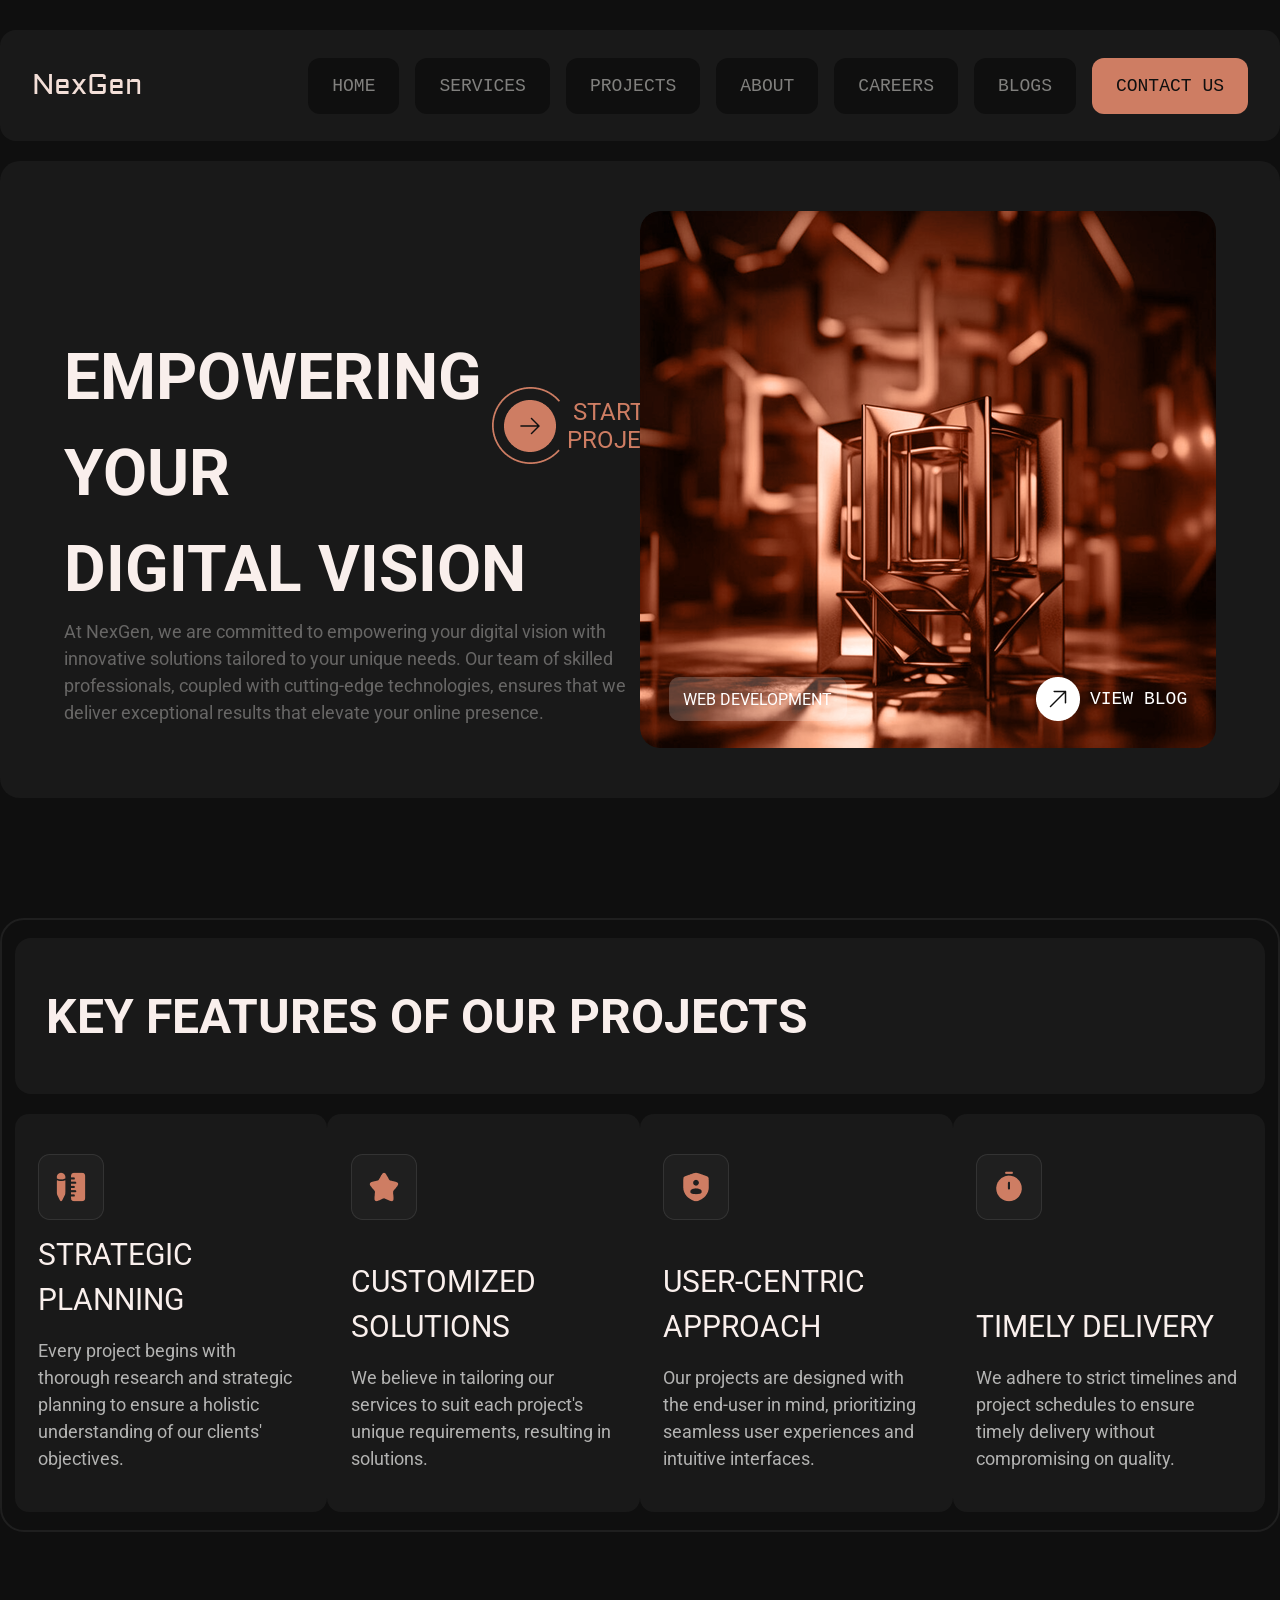
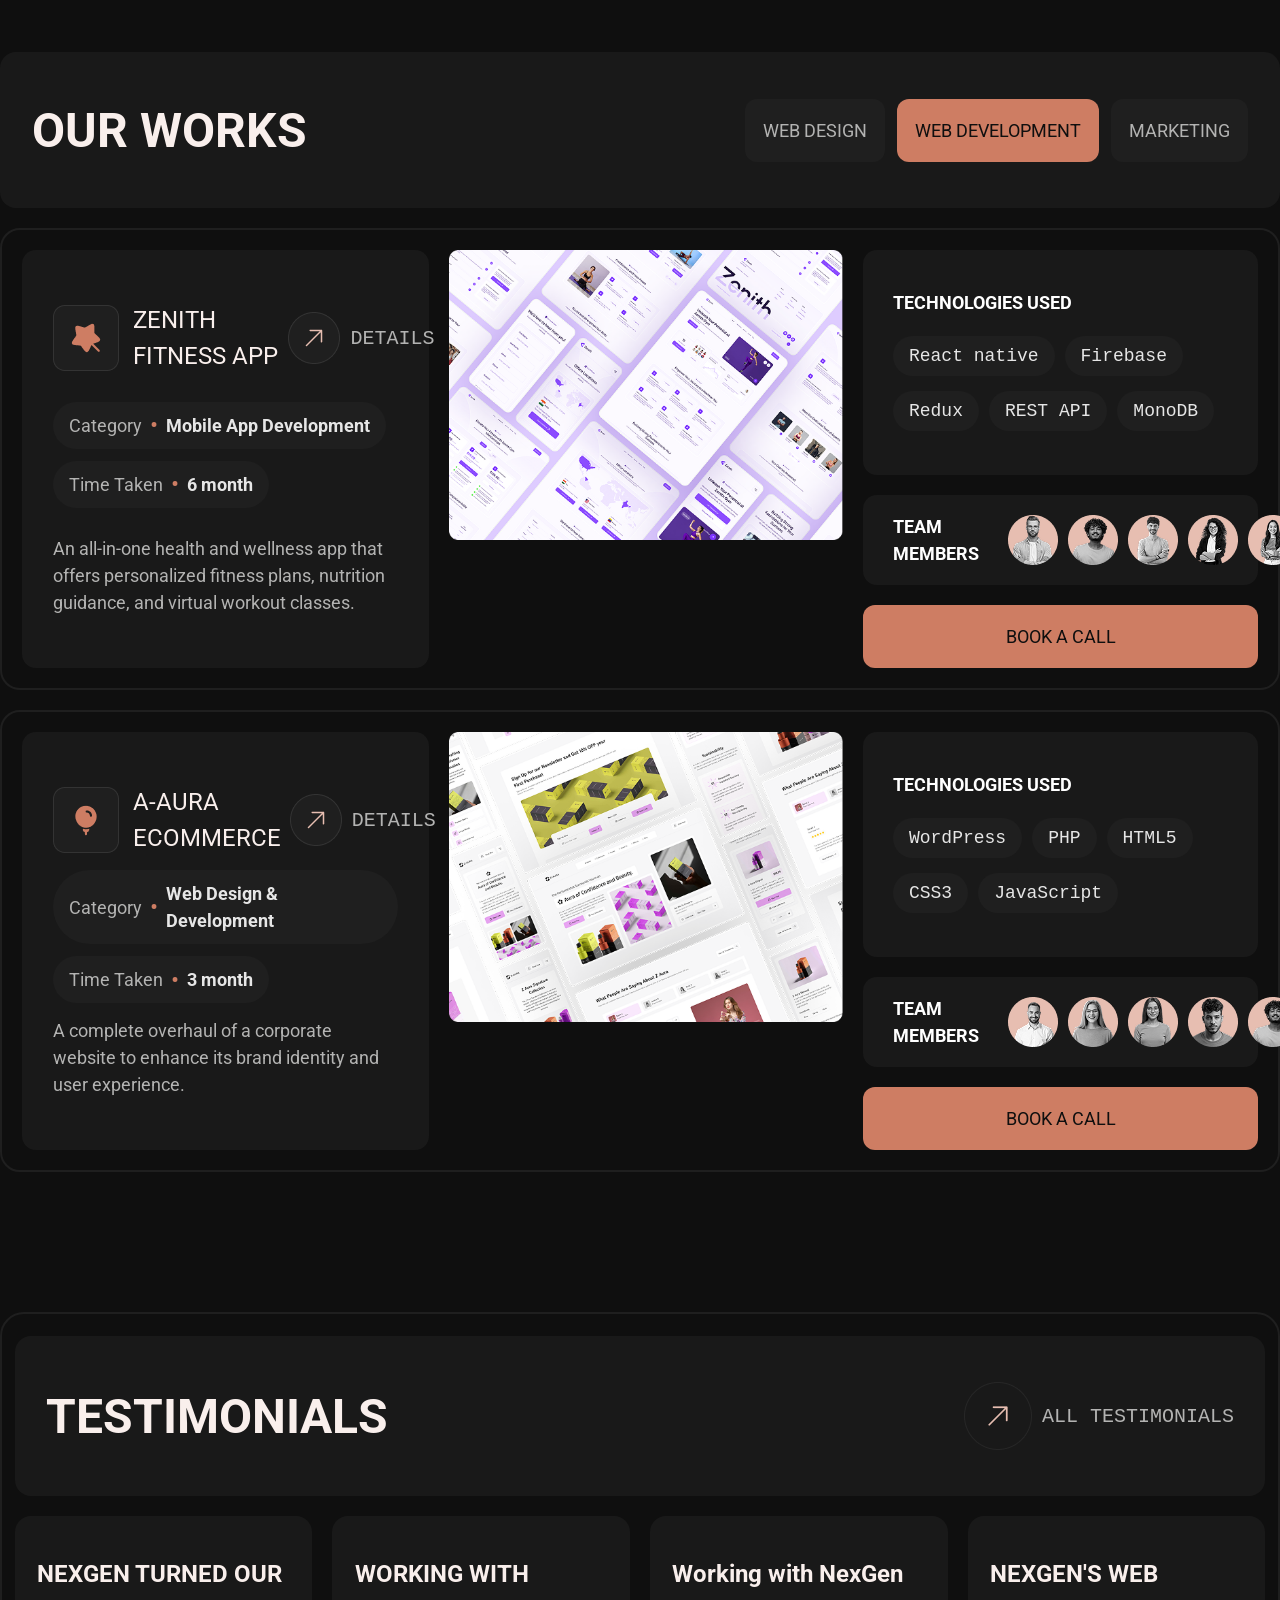
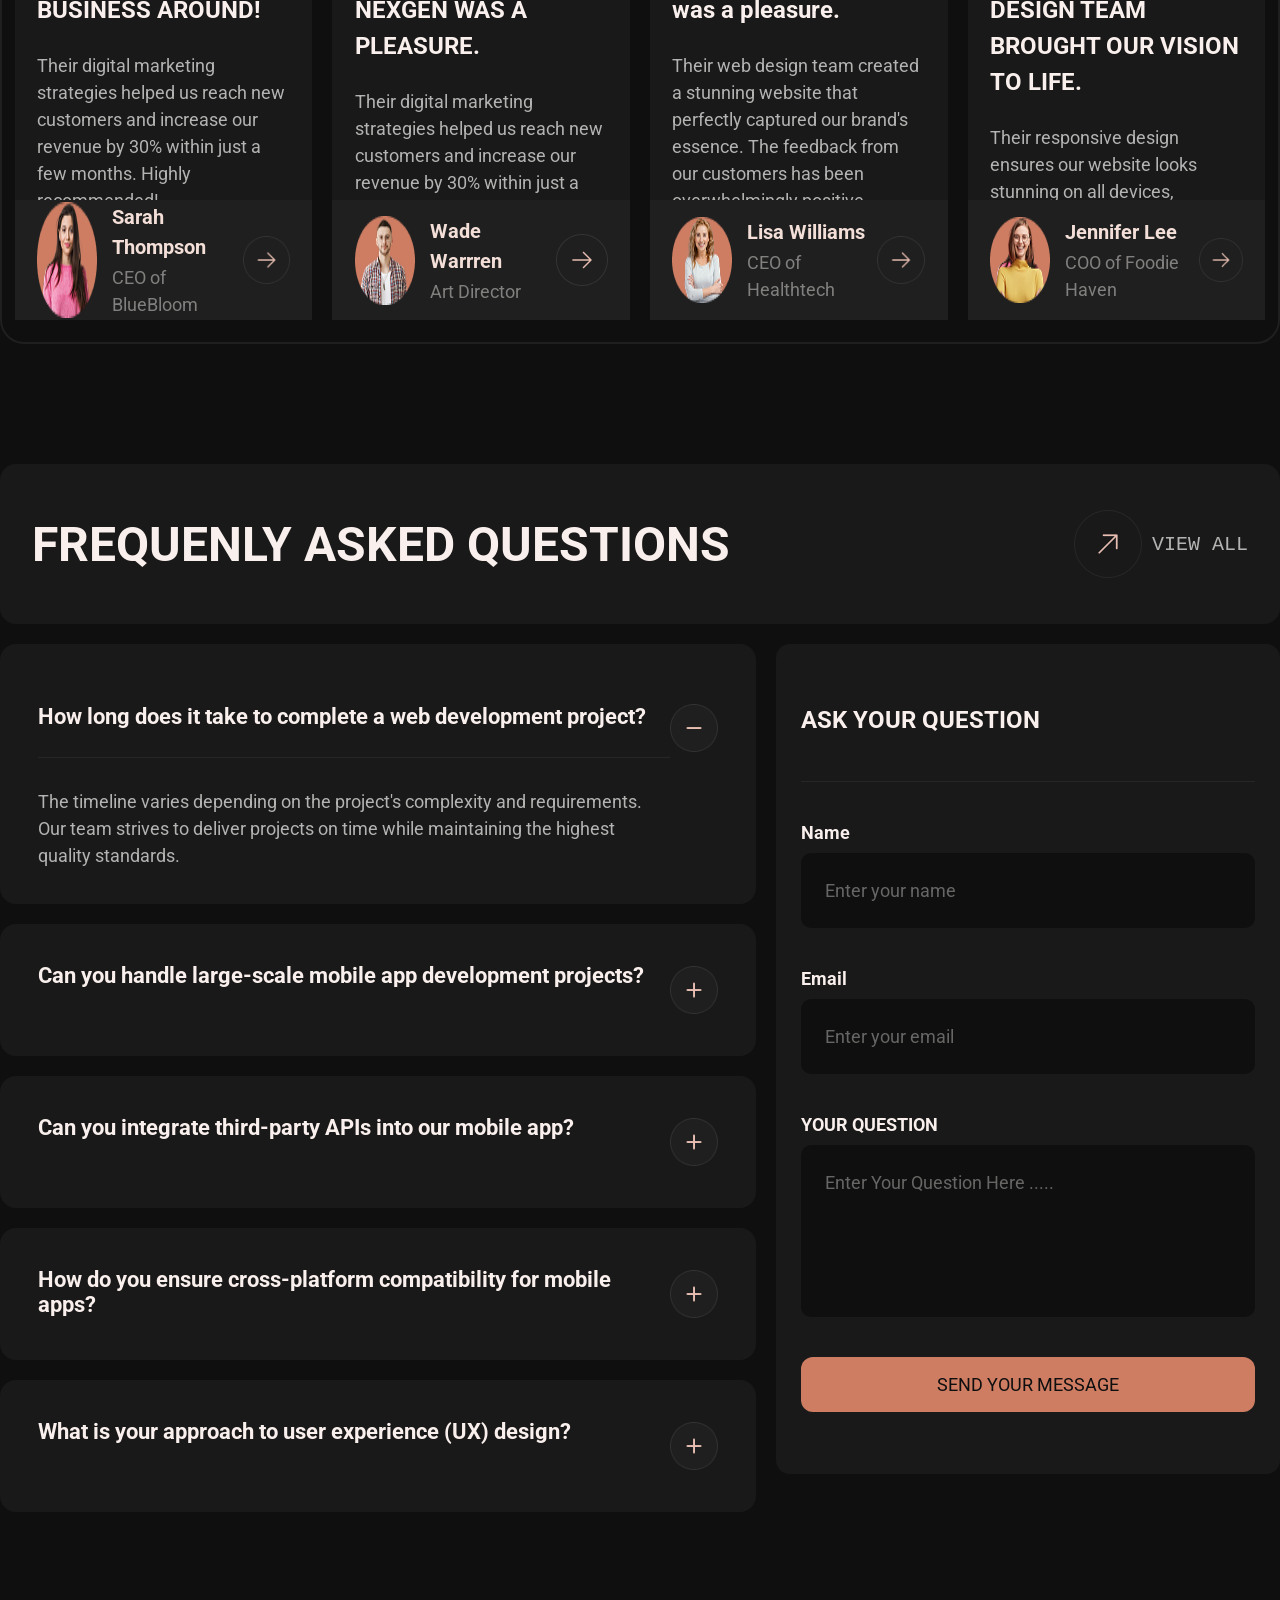
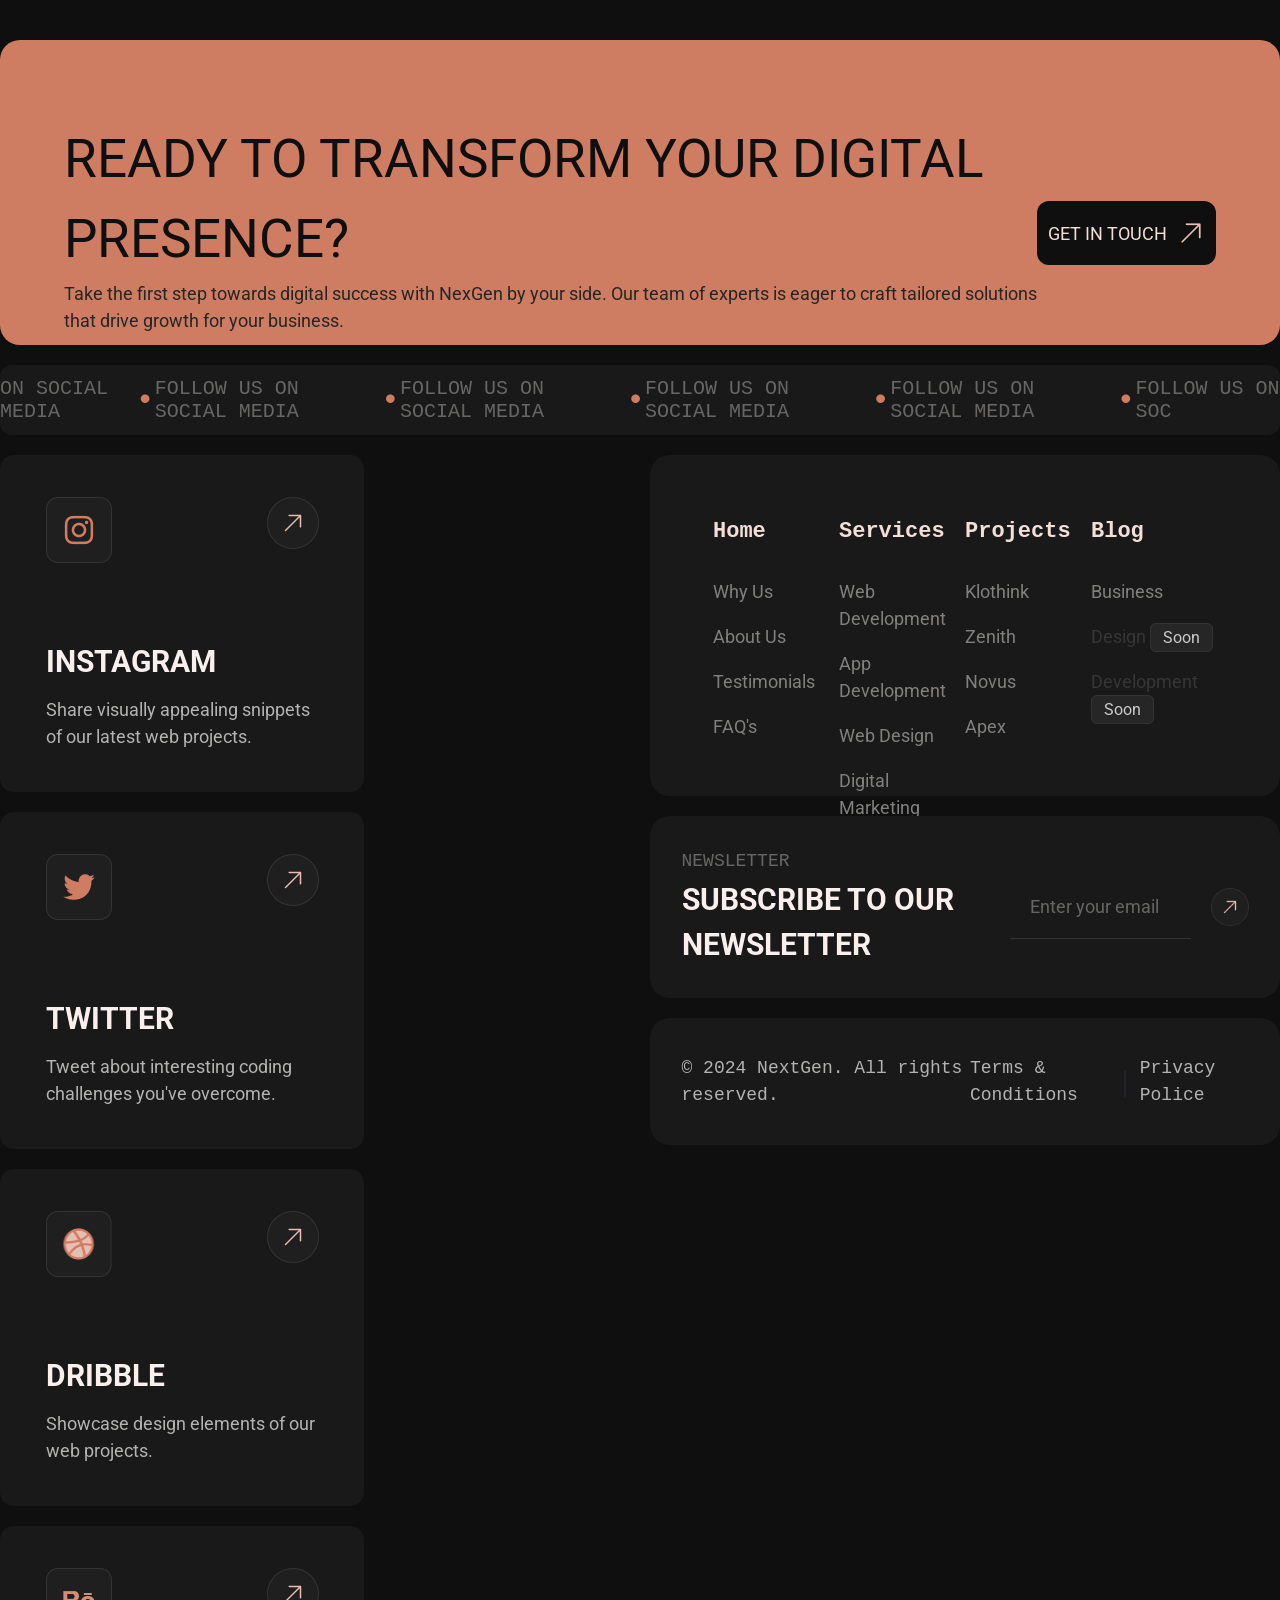
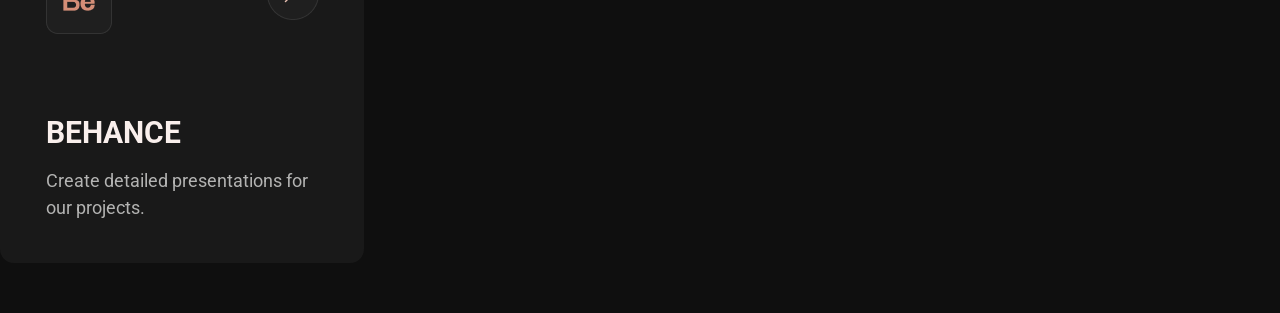
<file: projects/index.html>
<!DOCTYPE html>
<html lang="en">
    <head>
        <meta charset="UTF-8">
        <meta name="viewport" content="width=device-width, initial-scale=1.0">
        <title>Агентство Габена</title>
        <link rel="stylesheet" href="style.css">
    </head>
    <body>
        <header>
            <nav>
                <a href="../home/index.html" class="logo-title">NexGen</a>
                <ul>
                    <a href="../home/index.html">HOME</a>
                    <a href="../services/index.html">SERVICES</a>
                    <a href="../projects/index.html">PROJECTS</a>
                    <a href="../about/index.html">ABOUT</a>
                    <a href="../careers/index.html">CAREERS</a>
                    <a href="../blogs/index.html">BLOGS</a>
                    <a href="../contact/index.html" class="nav-contact">CONTACT US</a>
                </ul>
            </nav>
        </header>

        <main>
<!-- СЕКЦИЯ 1 -->
            
            <section class="sec1">
                <div class="sec1-ins">
                    <div class="sec1-ins_left">
                        <div class="sec1-ins_left__title">
                            <div>
                                <span>
                                    <h1>EMPOWERING YOUR</h1>
                                    <button onclick="window.location.href='../contact/index.html#contactform'"><img src="images/sec1/button.png" alt=""> START A PROJECT</button> <br>
                                </span>
                                <h1>DIGITAL VISION</h1>
                            </div>
                            <p>At NexGen, we are committed to empowering your digital vision with innovative solutions tailored to your unique needs. Our team of skilled professionals, coupled with cutting-edge technologies, ensures that we deliver exceptional results that elevate your online presence.</p>
                        </div>
                    </div>
                    <div class="sec1-ins_right">
                        <div>
                            <button>WEB DEVELOPMENT</button>
                            <span><img src="images/sec1/white_button.png" alt=""><p>VIEW BLOG</p></span>
                        </div>
                    </div>
                </div>
            </section>

<!-- СЕКЦИЯ 2 -->

            <section class="sec2" id="whyus">
                <div class="sec2-inside">
                    <div class="sec2-inside_title">
                        <div><h1>KEY FEATURES OF OUR PROJECTS</h1></div>
                    </div>
                    <div class="sec2-inside_boxes">
                        <article>
                            <div>
                                <img src="images/sec2/linear.png" alt="">
                                <span>
                                    <h2>STRATEGIC PLANNING</h2>
                                    <p>Every project begins with thorough research and strategic planning to ensure a holistic understanding of our clients' objectives.</p>
                                </span>
                            </div>
                        </article>
                        <article>
                            <div>
                                <img src="images/sec2/star.png" alt="">
                                <span>
                                    <h2>CUSTOMIZED SOLUTIONS</h2>
                                    <p>We believe in tailoring our services to suit each project's unique requirements, resulting in solutions.</p>
                                </span>
                            </div>
                        </article>
                        <article>
                            <div>
                                <img src="images/sec2/shit.png" alt="">
                                <span>
                                    <h2>USER-CENTRIC APPROACH</h2>
                                    <p>Our projects are designed with the end-user in mind, prioritizing seamless user experiences and intuitive interfaces.</p>
                                </span>
                            </div>
                        </article>
                        <article>
                            <div>
                                <img src="images/sec2/time.png" alt="">
                                <span>
                                    <h2>TIMELY DELIVERY</h2>
                                    <p>We adhere to strict timelines and project schedules to ensure timely delivery without compromising on quality.</p>
                                </span>
                            </div>
                        </article>
                    </div>
                </div>
            </section>

<!-- СЕКЦИЯ 4 -->

            <section class="sec4" id="works">
                <div class="sec4__main-title">
                    <div>
                        <h1>OUR WORKS</h1>
                        <span>
                            <button>WEB DESIGN</button>
                            <button class="changed">WEB DEVELOPMENT</button>
                            <button>MARKETING</button>
                        </span>
                    </div>
                </div>
                <div class="sec4__boxes">
                    <div class="sec4__boxes-box">
                        <div class="sec4__boxes-box_left">
                            <div class="sec4__boxes-box_left-inside">
                                <div class="sec4__boxes-box_left-inside_title">
                                    <div><img src="images/sec4/wand.png" alt=""><p>ZENITH FITNESS APP</p></div>
                                    <button onclick="window.location.href='../services/index.html#stories'"><img src="images/sec3/button.png" alt="">DETAILS</button>
                                </div>
                                <div class="sec4__boxes-box_left-inside-categories">
                                    <div>
                                        <p class="text_category-title">Category</p>
                                        <p class="text_category-dot">•</p>
                                        <p class="text_category-description">Mobile App Development</p>
                                    </div>
                                    <div>
                                        <p class="text_category-title">Time Taken</p>
                                        <p class="text_category-dot">•</p>
                                        <p class="text_category-description">6 month</p>
                                    </div>
                                </div>
                                <p>An all-in-one health and wellness app that offers personalized fitness plans, nutrition guidance, and virtual workout classes.</p>
                            </div>
                        </div>
                        <div class="sec4__boxes-box_mid">
                            <img src="images/sec4/card1.png" alt="">
                        </div>
                        <div class="sec4__boxes-box_right">
                            <div class="sec4__boxes-box_right_first">
                                <div>
                                    <h3>TECHNOLOGIES USED</h3>
                                    <span>
                                        <p>React native</p>
                                        <p>Firebase</p>
                                        <p>Redux</p>
                                        <p>REST API</p>
                                        <p>MonoDB</p>
                                    </span>
                                </div>
                            </div>
                            <div class="sec4__boxes-box_right_second">
                                <div class="sec4__boxes-box_right_second-inside">
                                    <h3>TEAM MEMBERS</h3>
                                    <div>
                                        <img src="images/sec4/photo1.png" alt="">
                                        <img src="images/sec4/photo2.png" alt="">
                                        <img src="images/sec4/photo3.png" alt="">
                                        <img src="images/sec4/photo4.png" alt="">
                                        <img src="images/sec4/photo5.png" alt="">
                                    </div>
                                </div>
                            </div>
                            <button onclick="window.location.href='../contact/index.html#reach_us'">BOOK A CALL</button>
                        </div>
                    </div>
                    <div class="sec4__boxes-box">
                        <div class="sec4__boxes-box_left">
                            <div class="sec4__boxes-box_left-inside">
                                <div class="sec4__boxes-box_left-inside_title">
                                    <div><img src="images/sec4/lamp.png" alt=""><p>A-AURA ECOMMERCE</p></div>
                                    <button onclick="window.location.href='../services/index.html#stories'"><img src="images/sec3/button.png" alt="">DETAILS</button>
                                </div>
                                <div class="sec4__boxes-box_left-inside-categories">
                                    <div>
                                        <p class="text_category-title">Category</p>
                                        <p class="text_category-dot">•</p>
                                        <p class="text_category-description">Web Design & Development</p>
                                    </div>
                                    <div>
                                        <p class="text_category-title">Time Taken</p>
                                        <p class="text_category-dot">•</p>
                                        <p class="text_category-description">3 month</p>
                                    </div>
                                </div>
                                <p>A complete overhaul of a corporate website to enhance its brand identity and user experience.</p>
                            </div>
                        </div>
                        <div class="sec4__boxes-box_mid">
                            <img src="images/sec4/card2.png" alt="">
                        </div>
                        <div class="sec4__boxes-box_right">
                            <div class="sec4__boxes-box_right_first">
                                <div class="sec4__boxes-box_right_first-inside">
                                    <h3>TECHNOLOGIES USED</h3>
                                    <span>
                                        <p>WordPress</p>
                                        <p>PHP</p>
                                        <p>HTML5</p>
                                        <p>CSS3</p>
                                        <p>JavaScript</p>
                                    </span>
                                </div>
                            </div>
                            <div class="sec4__boxes-box_right_second">
                                <div class="sec4__boxes-box_right_second-inside">
                                    <h3>TEAM MEMBERS</h3>
                                    <div>
                                        <img src="images/sec4/image6.png" alt="">
                                        <img src="images/sec4/image7.png" alt="">
                                        <img src="images/sec4/image8.png" alt="">
                                        <img src="images/sec4/image9.png" alt="">
                                        <img src="images/sec4/image0.png" alt="">
                                    </div>
                                </div>
                            </div>
                            <button onclick="window.location.href='../contact/index.html#reach_us'">BOOK A CALL</button>
                        </div>
                    </div>
                </div>
            </section>

<!-- СЕКЦИЯ 5 -->

            <section class="sec5" id="testimonials">
                <div class="sec5-inside">
                    <div class="sec5-inside_title">
                        <div>
                            <h1>TESTIMONIALS</h1>
                            <button onclick="window.location.href='../about/index.html#testimonials'"><img src="images/sec5/button.png " alt="">ALL TESTIMONIALS</button>
                        </div>
                    </div>
                    <div class="sec5-inside_main">
                        <article>
                            <div class="sec5-inside_main_top">
                                <div>
                                    <h2>NEXGEN TURNED OUR BUSINESS AROUND!</h2>
                                    <p>Their digital marketing strategies helped us reach new customers and increase our revenue by 30% within just a few months. Highly recommended!</p>
                                </div>
                            </div>
                            <div class="sec5-inside_main_bot">
                                <div class="sec5-inside_main_bot_ins">
                                    <div>
                                        <img src="images/sec5/pfp1.png" alt="">
                                        <span>
                                            <h4>Sarah Thompson</h4>
                                            <p>CEO of BlueBloom</p>
                                        </span>
                                    </div>
                                    <button onclick="window.location.href='../about/index.html#testimonials'"><img src="images/sec5/button_right.png" alt=""></button>
                                </div>
                            </div>
                        </article>
                        <article>
                            <div class="sec5-inside_main_top">
                                <div>
                                    <h2>WORKING WITH NEXGEN WAS A PLEASURE.</h2>
                                    <p>Their digital marketing strategies helped us reach new customers and increase our revenue by 30% within just a few months. Highly recommended!</p>
                                </div>
                            </div>
                            <div class="sec5-inside_main_bot">
                                <div class="sec5-inside_main_bot_ins">
                                    <div>
                                        <img src="images/sec5/pfp2.png" alt="">
                                        <span>
                                            <h4>Wade Warrren</h4>
                                            <p>Art Director</p>
                                        </span>
                                    </div>
                                    <button onclick="window.location.href='../about/index.html#testimonials'"><img src="images/sec5/button_right.png" alt=""></button>
                                </div>
                            </div>
                        </article>
                        <article>
                            <div class="sec5-inside_main_top">
                                <div>
                                    <h2>Working with NexGen was a pleasure.</h2>
                                    <p>Their web design team created a stunning website that perfectly captured our brand's essence. The feedback from our customers has been overwhelmingly positive.</p>
                                </div>
                            </div>
                            <div class="sec5-inside_main_bot">
                                <div class="sec5-inside_main_bot_ins">
                                    <div>
                                        <img src="images/sec5/pfp3.png" alt="">
                                        <span>
                                            <h4>Lisa Williams</h4>
                                            <p>CEO of Healthtech</p>
                                        </span>
                                    </div>
                                    <button onclick="window.location.href='../about/index.html#testimonials'"><img src="images/sec5/button_right.png" alt=""></button>
                                </div>
                            </div>
                        </article>
                        <article>
                            <div class="sec5-inside_main_top">
                                <div>
                                    <h2>NEXGEN'S WEB DESIGN TEAM BROUGHT OUR VISION TO LIFE.</h2>
                                    <p>Their responsive design ensures our website looks stunning on all devices, contributing to increased user engagement.</p>
                                </div>
                            </div>
                            <div class="sec5-inside_main_bot">
                                <div class="sec5-inside_main_bot_ins">
                                    <div>
                                        <img src="images/sec5/pfp4.png" alt="">
                                        <span>
                                            <h4>Jennifer Lee</h4>
                                            <p>COO of Foodie Haven</p>
                                        </span>
                                    </div>
                                    <button onclick="window.location.href='../about/index.html#testimonials'"><img src="images/sec5/button_right.png" alt=""></button>
                                </div>
                            </div>
                        </article>
                    </div>
                </div>
            </section>

<!-- СЕКЦИЯ 6 -->

            <section class="sec6" id="faq">
                <div class="sec6-inside">
                    <div class="sec6-inside_title">
                        <div>
                            <h1>FREQUENLY ASKED QUESTIONS</h1>
                            <button onclick="window.location.href='../home/index.html#faq'"><img src="images/sec5/button.png" alt="">VIEW ALL</button>
                        </div>
                    </div>
                    <div class="sec6-inside_main">
                        <div class="sec6-inside_main_left">
                            <div class="sec6-inside_main_left-question">
                                <input type="checkbox" class="sec6-inside_main_left-question_check" id="faq-1" checked>
                                <label for="faq-1" class="sec6-inside_main_left-question_toggle">
                                    <div class="sec6-inside_main_left-question_toggle__ins">
                                        <div>
                                            <h3>How long does it take to complete a web development project?</h3>
                                            <p>The timeline varies depending on the project's complexity and requirements. Our team strives to deliver projects on time while maintaining the highest quality standards.</p>
                                        </div>
                                        <span class="sec6-inside_main_left-question_icon">
                                            <img class="sec6-inside_main_left-question_icon-plus" src="images/sec6/plus.png" alt="">
                                            <img class="sec6-inside_main_left-question_icon-minus" src="images/sec6/minus.png" alt="">
                                        </span>
                                    </div>
                                </label>
                            </div>
                            <div class="sec6-inside_main_left-question">
                                <input type="checkbox" class="sec6-inside_main_left-question_check" id="faq-2">
                                <label for="faq-2" class="sec6-inside_main_left-question_toggle">
                                    <div class="sec6-inside_main_left-question_toggle__ins">
                                        <div>
                                            <h3>Can you handle large-scale mobile app development projects?</h3>
                                            <p>兵者，詭道也。</p>
                                        </div>
                                        <span class="sec6-inside_main_left-question_icon">
                                            <img class="sec6-inside_main_left-question_icon-plus" src="images/sec6/plus.png" alt="">
                                            <img class="sec6-inside_main_left-question_icon-minus" src="images/sec6/minus.png" alt="">
                                        </span>
                                    </div>
                                </label>
                            </div>
                            <div class="sec6-inside_main_left-question">
                                <input type="checkbox" class="sec6-inside_main_left-question_check" id="faq-3">
                                <label for="faq-3" class="sec6-inside_main_left-question_toggle">
                                    <div class="sec6-inside_main_left-question_toggle__ins">
                                        <div>
                                            <h3>Can you integrate third-party APIs into our mobile app?</h3>
                                            <p>知彼知己，百戰不殆。</p>
                                        </div>
                                        <span class="sec6-inside_main_left-question_icon">
                                            <img class="sec6-inside_main_left-question_icon-plus" src="images/sec6/plus.png" alt="">
                                            <img class="sec6-inside_main_left-question_icon-minus" src="images/sec6/minus.png" alt="">
                                        </span>
                                    </div>
                                </label>
                            </div>
                            <div class="sec6-inside_main_left-question">
                                <input type="checkbox" class="sec6-inside_main_left-question_check" id="faq-4">
                                <label for="faq-4" class="sec6-inside_main_left-question_toggle">
                                    <div class="sec6-inside_main_left-question_toggle__ins">
                                        <div>
                                            <h3>How do you ensure cross-platform compatibility for mobile apps?</h3>
                                            <p>兵貴勝，不貴久。</p>
                                        </div>
                                        <span class="sec6-inside_main_left-question_icon">
                                            <img class="sec6-inside_main_left-question_icon-plus" src="images/sec6/plus.png" alt="">
                                            <img class="sec6-inside_main_left-question_icon-minus" src="images/sec6/minus.png" alt="">
                                        </span>
                                    </div>
                                </label>
                            </div>
                            <div class="sec6-inside_main_left-question">
                                <input type="checkbox" class="sec6-inside_main_left-question_check" id="faq-5">
                                <label for="faq-5" class="sec6-inside_main_left-question_toggle">
                                    <div class="sec6-inside_main_left-question_toggle__ins">
                                        <div>
                                            <h3>What is your approach to user experience (UX) design?</h3>
                                            <p>凡戰者，以正合，以奇勝。</p>
                                        </div>
                                        <span class="sec6-inside_main_left-question_icon">
                                            <img class="sec6-inside_main_left-question_icon-plus" src="images/sec6/plus.png" alt="">
                                            <img class="sec6-inside_main_left-question_icon-minus" src="images/sec6/minus.png" alt="">
                                        </span>
                                    </div>
                                </label>
                            </div>
                        </div>
                        <div class="sec6-inside_main_right">
                            <div class="sec6-inside_main_right_ins">
                                <h3>ASK YOUR QUESTION</h3>
                                <div>
                                    <h4>Name</h4>
                                    <textarea type="text" name="" id="" placeholder="Enter your name"></textarea>
                                </div>
                                <div>
                                    <h4>Email</h4>
                                    <textarea type="email" name="" id="" placeholder="Enter your email"></textarea>
                                </div>
                                <div>
                                    <h4>YOUR QUESTION</h4>
                                    <textarea class="input-question" type="text" name="" id="" placeholder="Enter Your Question Here ....."></textarea>
                                </div>
                                <button onclick="window.location.href='../contact/index.html#contactform'">SEND YOUR MESSAGE</button>
                            </div>
                        </div>
                    </div>
                </div>
            </section>
        </main>

<!-- ФУТЕР -->

        <footer>
            <div class="footer__top">
                <div class="footer__top-inside">
                    <div>
                        <h1>READY TO TRANSFORM YOUR DIGITAL PRESENCE?</h1>
                        <p>Take the first step towards digital success with NexGen by your side. Our team of experts is eager to craft tailored solutions that drive growth for your business.</p>
                    </div>
                    <button onclick="window.location.href='../contact/index.html#reach_us'">GET IN TOUCH <img src="images/footer/arrow.png" alt=""></button>
                </div>
            </div>
            <div class="footer__slider">
                <p>ON SOCIAL MEDIA</p>
                <p class="dot">•</p>
                <p>FOLLOW US ON SOCIAL MEDIA</p>
                <p class="dot">•</p>
                <p>FOLLOW US ON SOCIAL MEDIA</p>
                <p class="dot">•</p>
                <p>FOLLOW US ON SOCIAL MEDIA</p>
                <p class="dot">•</p>
                <p>FOLLOW US ON SOCIAL MEDIA</p>
                <p class="dot">•</p>
                <p>FOLLOW US ON SOC</p>
            </div>
            <div class="footer__bottom">
                <div class="footer__bottom_left">
                    <div onclick="window.open('https://www.instagram.com/', '_blank')" class="footer__bottom_left_social">
                        <div class="footer__bottom_left_social-inside">
                            <div class="footer__bottom_left_social-inside_top">
                                <img class="footer_img-logo" src="images/footer/inst.png" alt=""><img class="footer_img-arrow" src="images/footer/arrow_soc.png" alt="">
                            </div>
                            <div class="footer__bottom_left_social-inside_bot">
                                <h2>INSTAGRAM</h2>
                                <p>Share visually appealing snippets of our latest web projects.</p>
                            </div>
                        </div>
                    </div>
                    <div onclick="window.open('https://x.com/', '_blank')" class="footer__bottom_left_social">
                        <div class="footer__bottom_left_social-inside">
                            <div class="footer__bottom_left_social-inside_top">
                                <img class="footer_img-logo" src="images/footer/twit.png" alt=""><img class="footer_img-arrow" src="images/footer/arrow_soc.png" alt="">
                            </div>
                            <div class="footer__bottom_left_social-inside_bot">
                                <h2>TWITTER</h2>
                                <p>Tweet about interesting coding challenges you've overcome.</p>
                            </div>
                        </div>
                    </div>
                    <div onclick="window.open('https://dribbble.com/', '_blank')" class="footer__bottom_left_social">
                        <div class="footer__bottom_left_social-inside">
                            <div class="footer__bottom_left_social-inside_top">
                                <img class="footer_img-logo" src="images/footer/ball.png" alt=""><img class="footer_img-arrow" src="images/footer/arrow_soc.png" alt="">
                            </div>
                            <div class="footer__bottom_left_social-inside_bot">
                                <h2>DRIBBLE</h2>
                                <p>Showcase design elements of our web projects.</p>
                            </div>
                        </div>
                    </div>
                    <div onclick="window.open('https://www.behance.net/', '_blank')" class="footer__bottom_left_social">
                        <div class="footer__bottom_left_social-inside">
                            <div class="footer__bottom_left_social-inside_top">
                                <img class="footer_img-logo" src="images/footer/be.png" alt=""><img class="footer_img-arrow" src="images/footer/arrow_soc.png" alt="">
                            </div>
                            <div class="footer__bottom_left_social-inside_bot">
                                <h2>BEHANCE</h2>
                                <p>Create detailed presentations for our projects.</p>
                            </div>
                        </div>
                    </div>
                </div>
                <div class="footer__bottom_right">
                    <div class="footer__bottom_right__links">
                        <div class="footer__bottom_right__links-inside">
                            <div>
                                <h3>Home</h3>
                                <ul>
                                    <a href="#whyus">Why Us</a>
                                    <a href="../home/index.html#aboutus">About Us</a>
                                    <a href="#testimonials">Testimonials</a>
                                    <a href="#faq">FAQ's</a>
                                </ul>
                            </div>
                            <div>
                                <h3>Services</h3>
                                <ul>
                                    <a href="../services/index.html#services">Web Development</a>
                                    <a href="../services/index.html#services">App Development</a>
                                    <a href="../services/index.html#services">Web Design</a>
                                    <a href="../services/index.html#services">Digital Marketing</a>
                                </ul>
                            </div>
                            <div>
                                <h3>Projects</h3>
                                <ul>
                                    <a href="../projects/index.html#works">Klothink</a>
                                    <a href="../projects/index.html#works">Zenith</a>
                                    <a href="../projects/index.html#works">Novus</a>
                                    <a href="../projects/index.html#works">Apex</a>
                                </ul>
                            </div>
                            <div>
                                <h3>Blog</h3>
                                <ul>
                                    <a href="../blogs/index.html#blogs">Business</a>
                                    <p>Design <span>Soon</span></p>
                                    <p>Development <span>Soon</span></p>
                                </ul>
                            </div>
                        </div>
                    </div>
                    <div class="footer__bottom_right__subscribe">
                        <div class="footer__bottom_right__subscribe-inside">
                            <div>
                                <p>NEWSLETTER</p>
                                <h2>SUBSCRIBE TO OUR NEWSLETTER</h2>
                            </div>
                            <span>
                                <input type="email" name="" id="" placeholder="Enter your email">
                                <button><img src="images/footer/arrow_soc.png" alt=""></button>
                            </span>
                        </div>
                    </div>
                    <div class="footer__bottom_right__privacy">
                        <div>
                            <p>© 2024 NextGen. All rights reserved.</p>
                            <p>Terms & Conditions <span>|</span> Privacy Police</p>
                        </div>
                    </div>
                </div>
            </div>
        </footer>
<!-- СКРИПТЫ -->
        <script src="index.js"></script>
    </body>
</html>
</file>
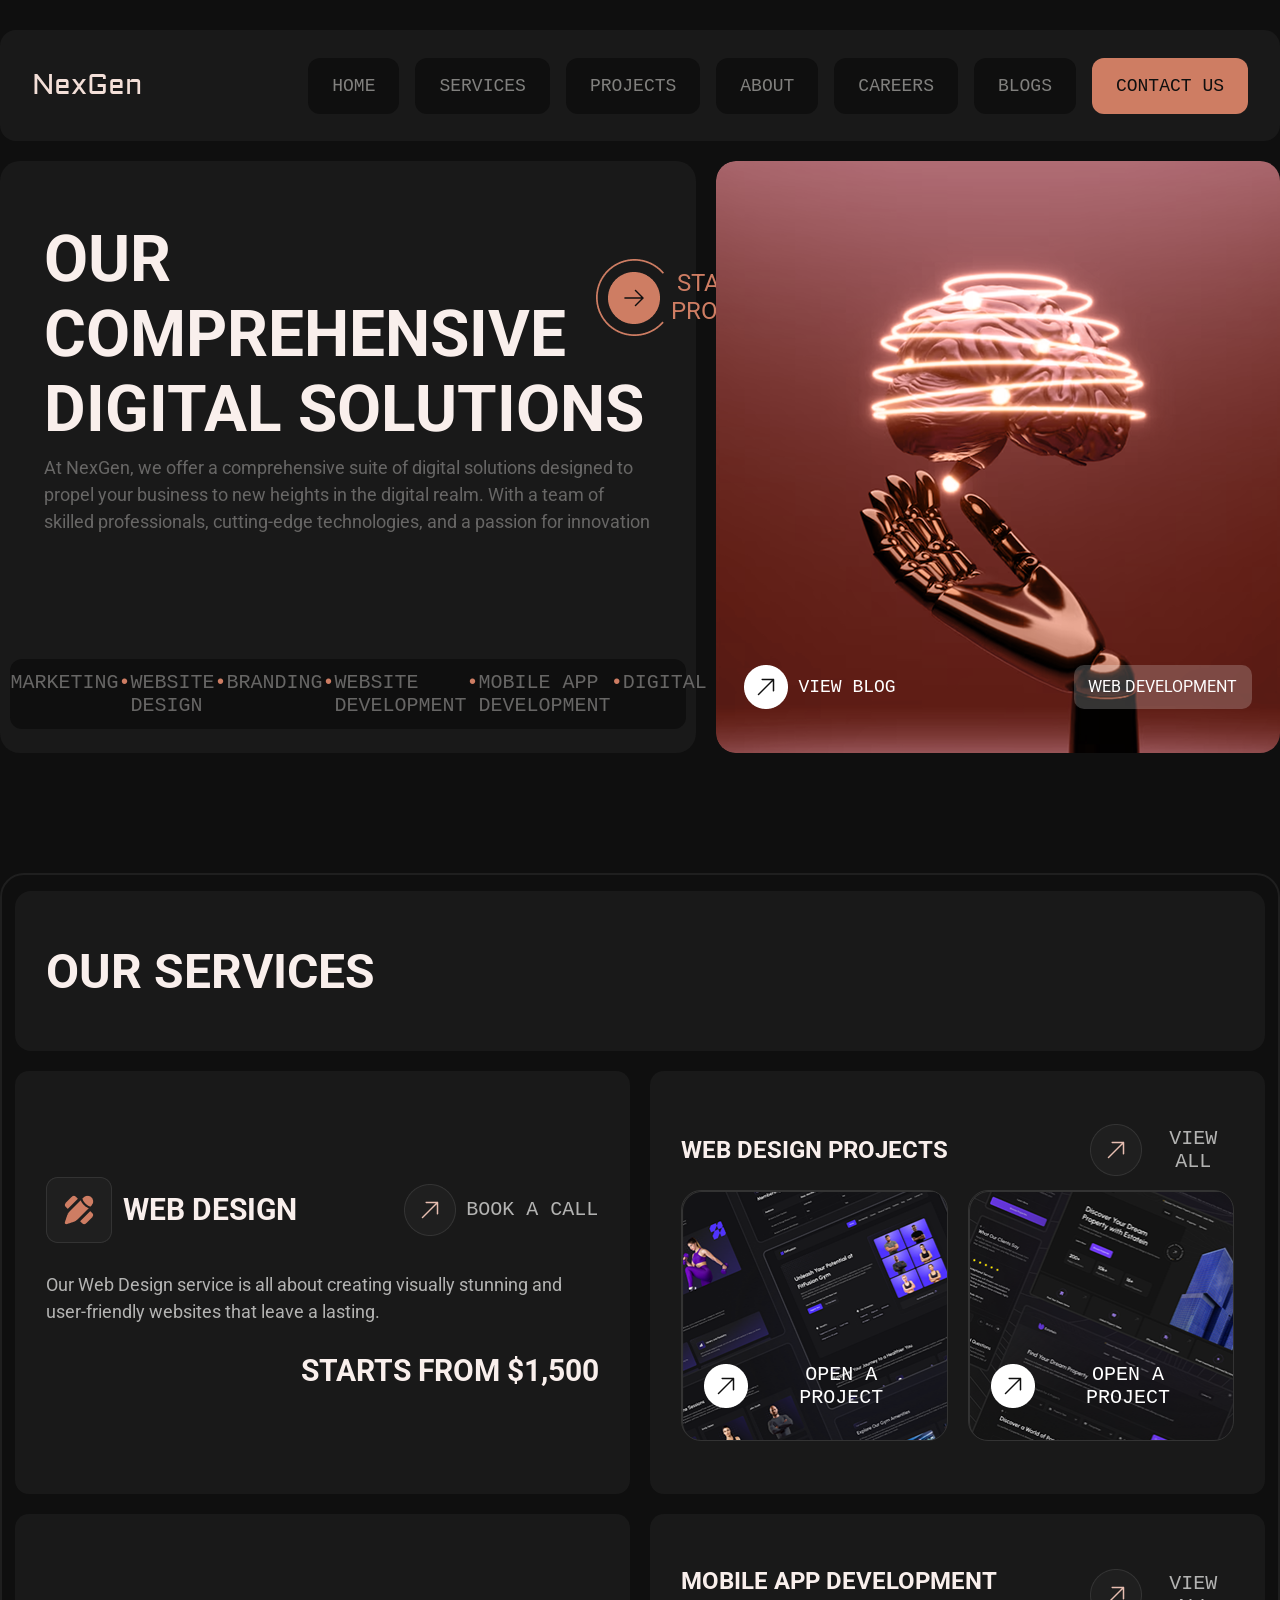
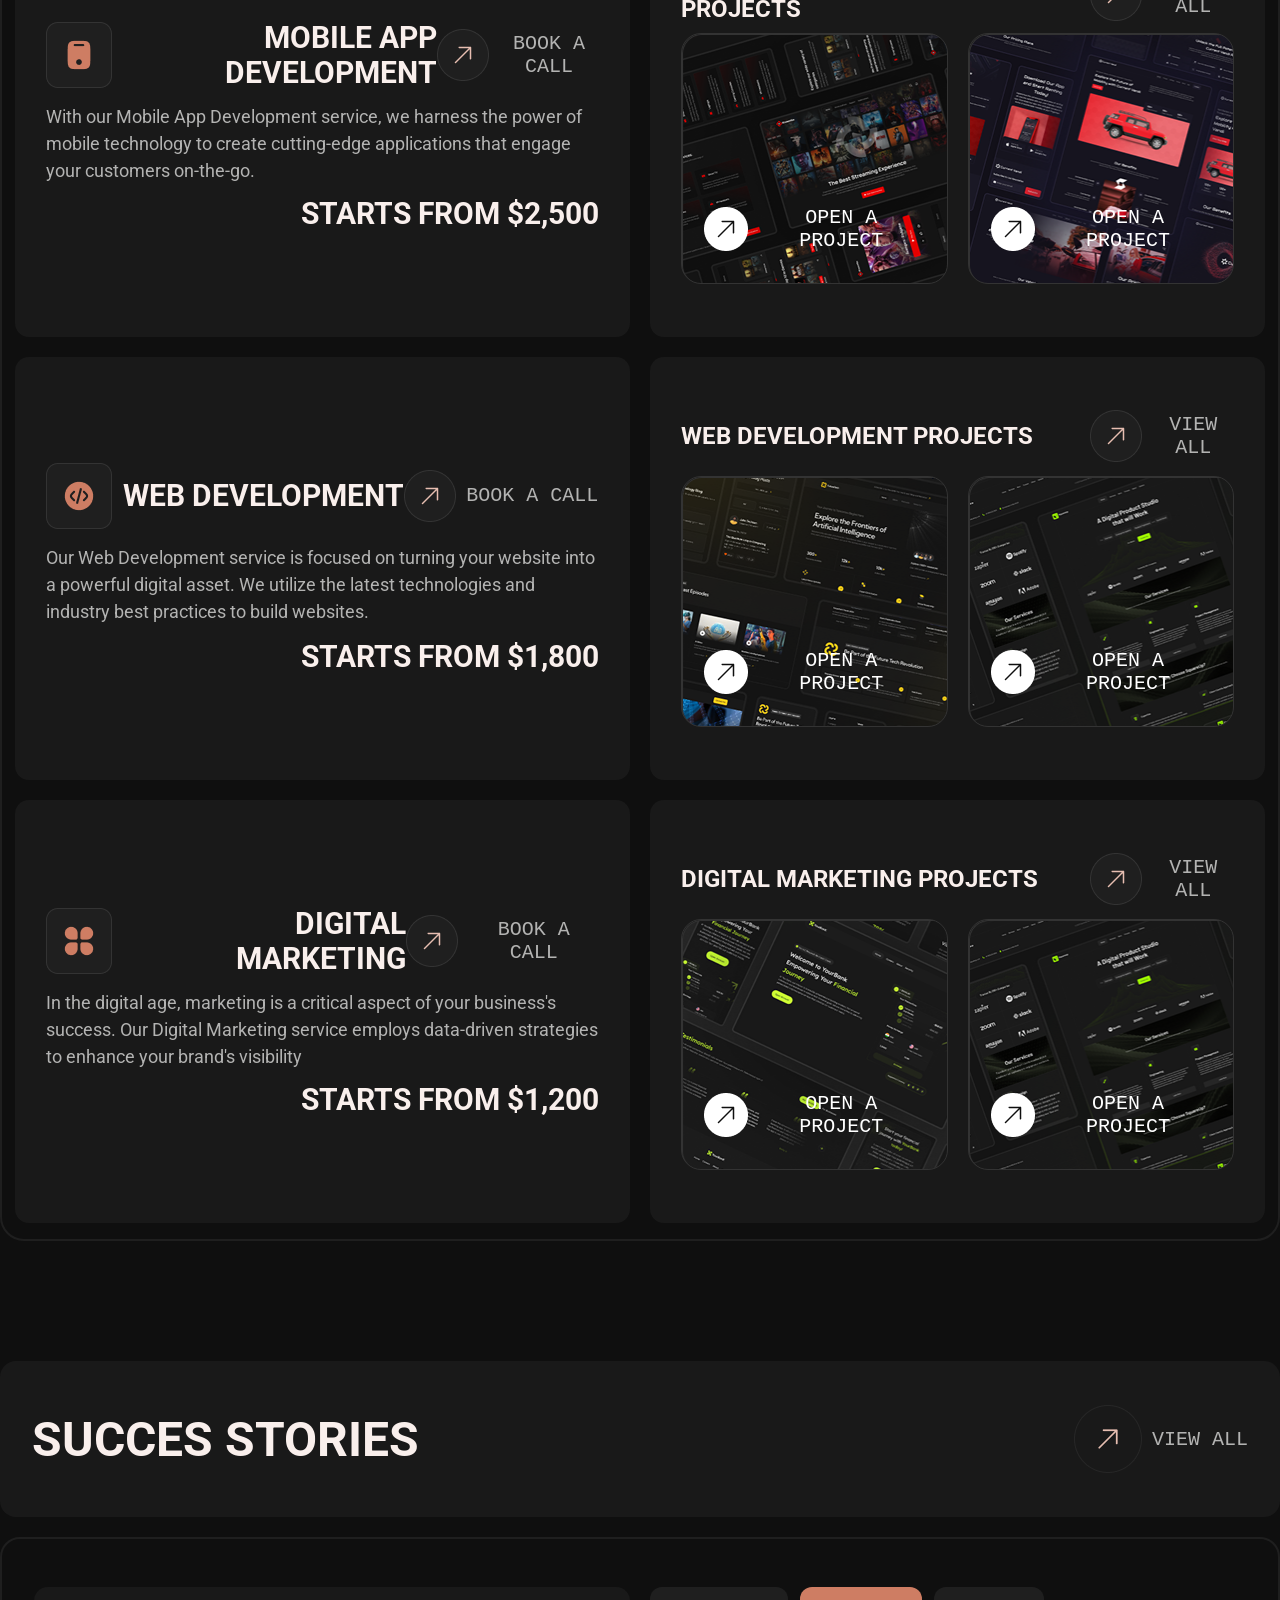
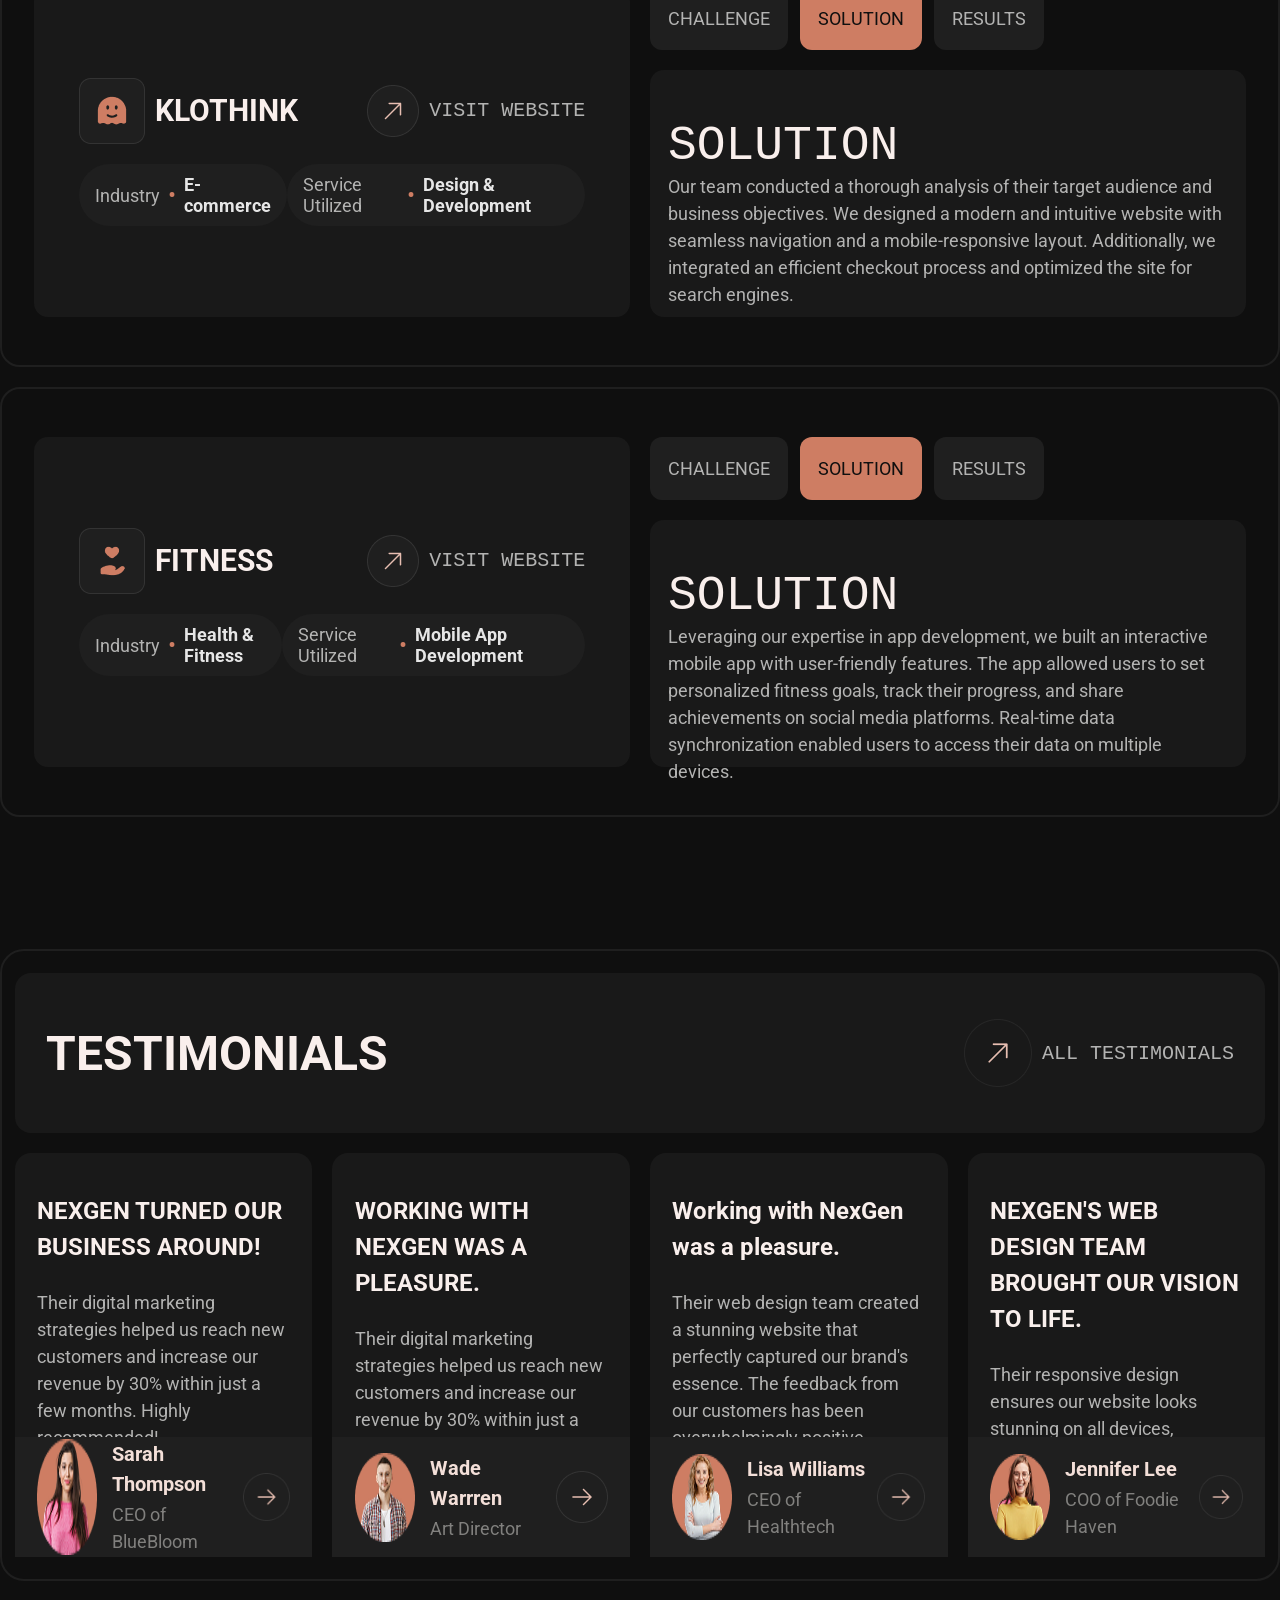
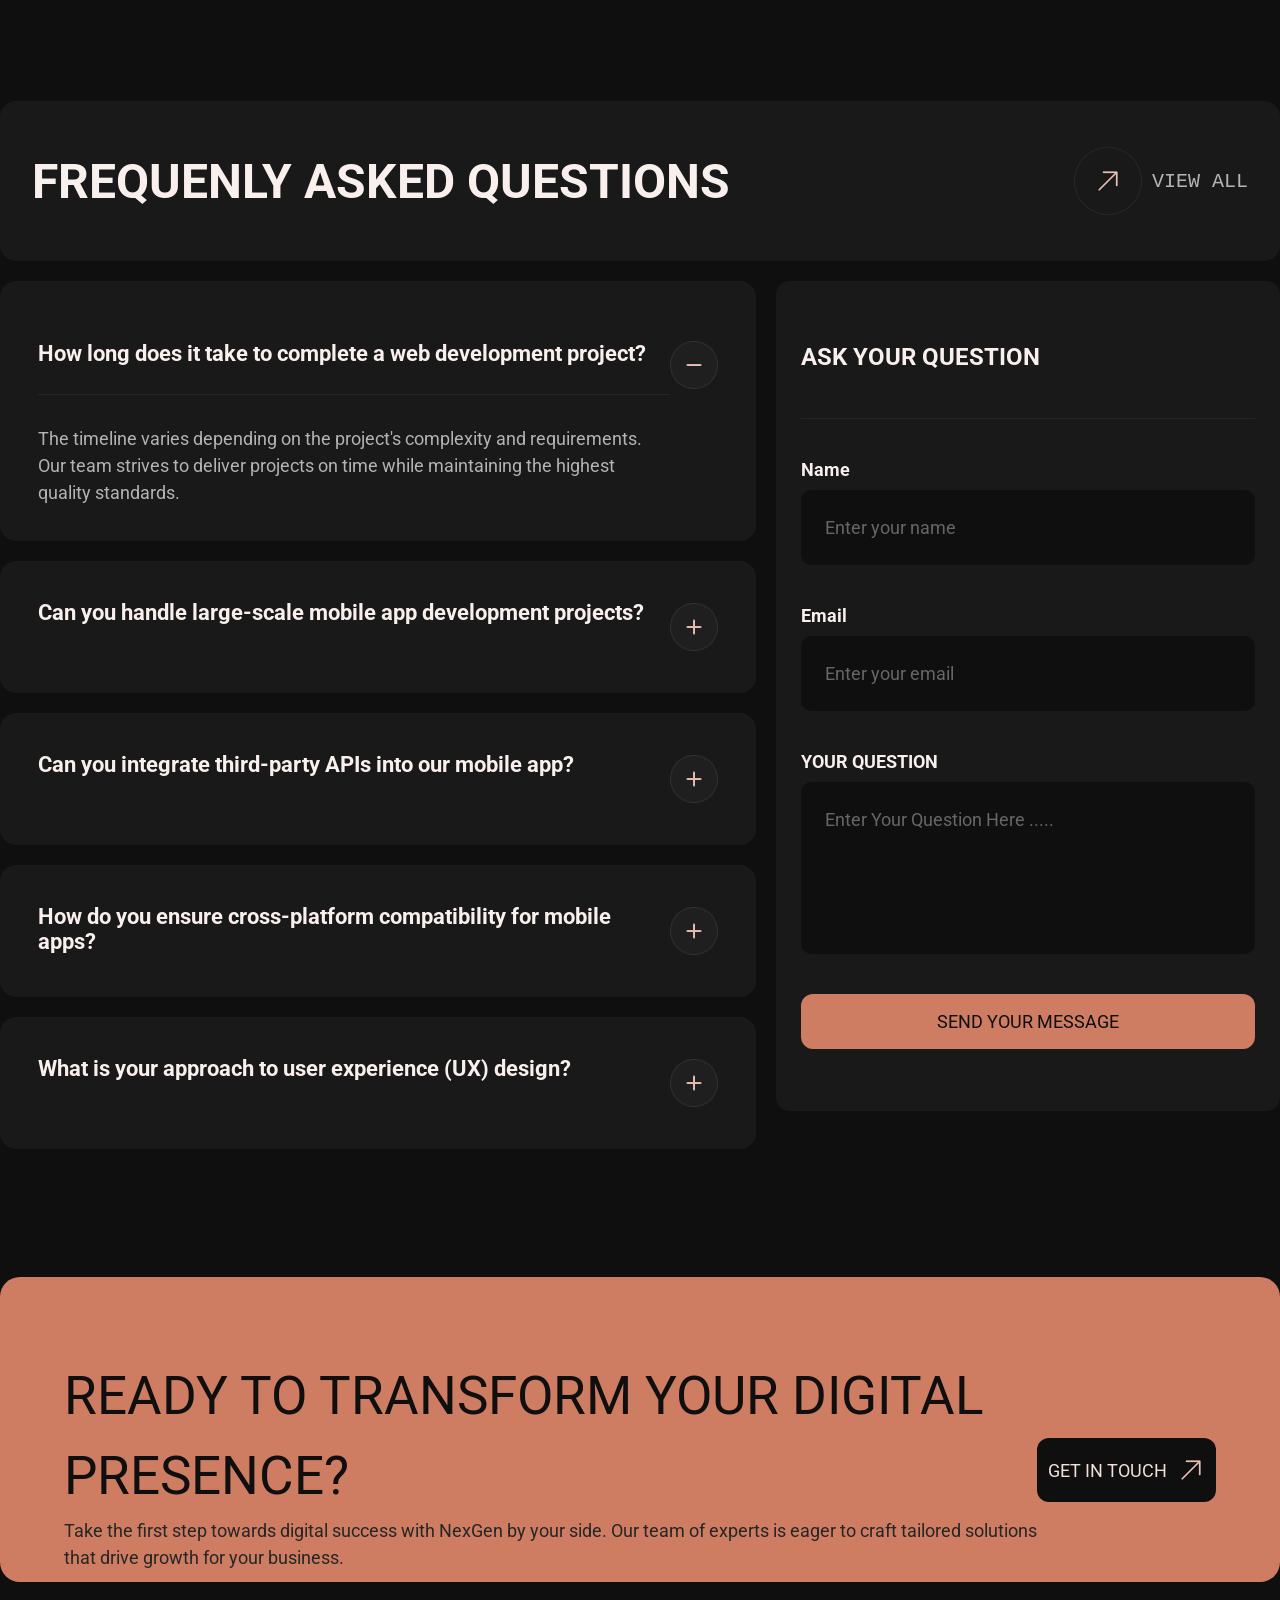
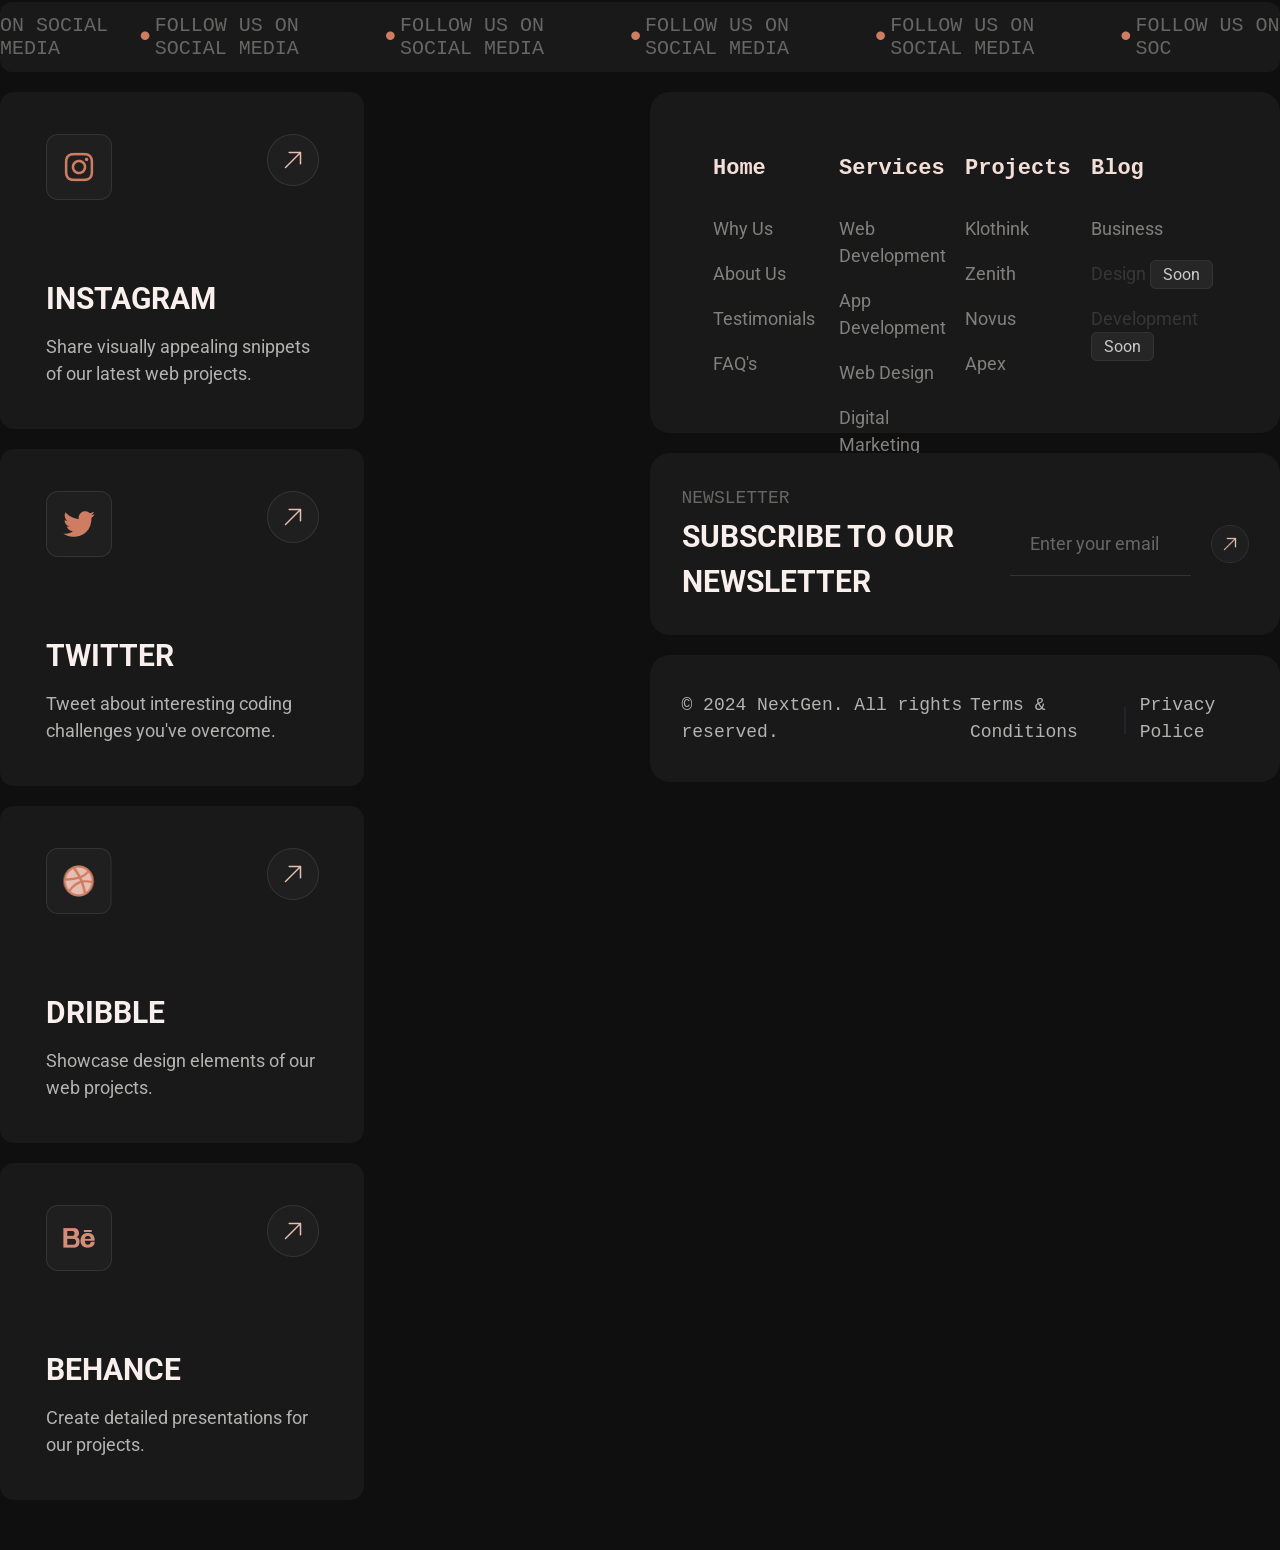
<file: services/index.html>
<!DOCTYPE html>
<html lang="en">
    <head>
        <meta charset="UTF-8">
        <meta name="viewport" content="width=device-width, initial-scale=1.0">
        <title>Агентство Габена</title>
        <link rel="stylesheet" href="style.css">
    </head>
    <body>
        <header>
            <nav>
                <a href="../home/index.html" class="logo-title">NexGen</a>
                <ul>
                    <a href="../home/index.html">HOME</a>
                    <a href="../services/index.html">SERVICES</a>
                    <a href="../projects/index.html">PROJECTS</a>
                    <a href="../about/index.html">ABOUT</a>
                    <a href="../careers/index.html">CAREERS</a>
                    <a href="../blogs/index.html">BLOGS</a>
                    <a href="../contact/index.html" class="nav-contact">CONTACT US</a>
                </ul>
            </nav>
        </header>

        <main>
<!-- СЕКЦИЯ 1 -->
            <section class="sec1">
                <div class="sec1_top">
                    <div class="sec1_top-left">
                        <div class="sec1_top-left__inside">
                            <div class="sec1_top-left__inside__title">
                                <div>
                                    <span>
                                        <h1>OUR COMPREHENSIVE</h1>
                                        <button onclick="window.location.href='../contact/index.html#contactform'"><img src="images/sec1/button.png" alt=""> START A PROJECT</button> <br>
                                    </span>
                                    <h1>DIGITAL SOLUTIONS</h1>
                                </div>
                                <p>At NexGen, we offer a comprehensive suite of digital solutions designed to propel your business to new heights in the digital realm. With a team of skilled professionals, cutting-edge technologies, and a passion for innovation</p>
                            </div>
                            <div class="sec1_top-left__inside__list">
                                <div>
                                    <p>MARKETING</p><p class="dot">•</p>
                                    <p>WEBSITE DESIGN</p><p class="dot">•</p>
                                    <p>BRANDING</p><p class="dot">•</p>
                                    <p>WEBSITE DEVELOPMENT</p><p class="dot">•</p>
                                    <p>MOBILE APP DEVELOPMENT</p><p class="dot">•</p>
                                    <p>DIGITAL</p>
                                </div>
                            </div>
                        </div>  
                    </div>
                    <div class="sec1_top-right">
                        <div class="sec1_top-right__inside">
                            <div class="sec1_top-right__inside-text">
                                <span><img src="images/sec1/white_button.png" alt=""><p>VIEW BLOG</p></span>
                                <button>WEB DEVELOPMENT</button>
                            </div>
                        </div>
                    </div>
                </div>
            </section>

<!-- СЕКЦИЯ 2 -->

            <section class="sec2" id="services">
                <div class="sec2-inside">
                    <div class="sec2-inside_title">
                        <div><h1>OUR SERVICES</h1></div>
                    </div>
                    <div class="sec2-inside__boxes">
                        <div class="sec2-inside__boxes-dual">                               <!--  1  -->
                            <div class="sec2-inside__boxes-dual_left">
                                <div class="sec2-inside__boxes-dual_left-ins">
                                    <div class="sec2-inside__boxes-dual_left-ins__top">
                                        <div><img src="images/sec3/web.png" alt=""><h2>WEB DESIGN</h2></div>
                                        <button onclick="window.location.href='../contact/index.html#reach_us'"><img src="images/sec2/button.png" alt="">BOOK A CALL</button>
                                    </div>
                                    <p>Our Web Design service is all about creating visually stunning and user-friendly websites that leave a lasting.</p>
                                    <h2>STARTS FROM $1,500</h2>
                                </div>
                            </div>
                            <div class="sec2-inside__boxes-dual_right">
                                <div class="sec2-inside__boxes-dual_right-ins">
                                    <div class="sec2-inside__boxes-dual_right-ins__top">
                                        <h2>WEB DESIGN PROJECTS</h2>
                                        <button onclick="window.location.href='../projects/index.html#works'"><img src="images/sec2/button.png" alt="">VIEW ALL</button>
                                    </div>
                                    <div class="sec2-inside__boxes-dual_right-ins__bot">
                                        <div class="sec2-inside__boxes-dual_right-ins__bot-left1">
                                            <div><button onclick="window.location.href='../projects/index.html#works'"><img src="images/sec2/white_button.png" alt="">OPEN A PROJECT</button></div>
                                        </div>
                                        <div class="sec2-inside__boxes-dual_right-ins__bot-right2">
                                            <div><button onclick="window.location.href='../projects/index.html#works'"><img src="images/sec2/white_button.png" alt="">OPEN A PROJECT</button></div>
                                        </div>
                                    </div>
                                </div>
                            </div>
                        </div>
                        <div class="sec2-inside__boxes-dual">                               <!--  2  -->
                            <div class="sec2-inside__boxes-dual_left">
                                <div class="sec2-inside__boxes-dual_left-ins">
                                    <div class="sec2-inside__boxes-dual_left-ins__top">
                                        <div><img src="images/sec3/phone.png" alt=""><h2>MOBILE APP DEVELOPMENT</h2></div>
                                        <button onclick="window.location.href='../contact/index.html#reach_us'"><img src="images/sec2/button.png" alt="">BOOK A CALL</button>
                                    </div>
                                    <p>With our Mobile App Development service, we harness the power of mobile technology to create cutting-edge applications that engage your customers on-the-go.</p>
                                    <h2>STARTS FROM $2,500</h2>
                                </div>
                            </div>
                            <div class="sec2-inside__boxes-dual_right">
                                <div class="sec2-inside__boxes-dual_right-ins">
                                    <div class="sec2-inside__boxes-dual_right-ins__top">
                                        <h2>MOBILE APP DEVELOPMENT PROJECTS</h2>
                                        <button onclick="window.location.href='../projects/index.html#works'"><img src="images/sec2/button.png" alt="">VIEW ALL</button>
                                    </div>
                                    <div class="sec2-inside__boxes-dual_right-ins__bot">
                                        <div class="sec2-inside__boxes-dual_right-ins__bot-left3">
                                            <div><button onclick="window.location.href='../projects/index.html#works'"><img src="images/sec2/white_button.png" alt="">OPEN A PROJECT</button></div>
                                        </div>
                                        <div class="sec2-inside__boxes-dual_right-ins__bot-right4">
                                            <div><button onclick="window.location.href='../projects/index.html#works'"><img src="images/sec2/white_button.png" alt="">OPEN A PROJECT</button></div>
                                        </div>
                                    </div>
                                </div>
                            </div>
                        </div>
                        <div class="sec2-inside__boxes-dual">                               <!--  3  -->
                            <div class="sec2-inside__boxes-dual_left">
                                <div class="sec2-inside__boxes-dual_left-ins">
                                    <div class="sec2-inside__boxes-dual_left-ins__top">
                                        <div><img src="images/sec3/code.png" alt=""><h2>WEB DEVELOPMENT</h2></div>
                                        <button onclick="window.location.href='../contact/index.html#reach_us'"><img src="images/sec2/button.png" alt="">BOOK A CALL</button>
                                    </div>
                                    <p>Our Web Development service is focused on turning your website into a powerful digital asset. We utilize the latest technologies and industry best practices to build websites.</p>
                                    <h2>STARTS FROM $1,800</h2>
                                </div>
                            </div>
                            <div class="sec2-inside__boxes-dual_right">
                                <div class="sec2-inside__boxes-dual_right-ins">
                                    <div class="sec2-inside__boxes-dual_right-ins__top">
                                        <h2>WEB DEVELOPMENT PROJECTS</h2>
                                        <button onclick="window.location.href='../projects/index.html#works'"><img src="images/sec2/button.png" alt="">VIEW ALL</button>
                                    </div>
                                    <div class="sec2-inside__boxes-dual_right-ins__bot">
                                        <div class="sec2-inside__boxes-dual_right-ins__bot-left5">
                                            <div><button onclick="window.location.href='../projects/index.html#works'"><img src="images/sec2/white_button.png" alt="">OPEN A PROJECT</button></div>
                                        </div>
                                        <div class="sec2-inside__boxes-dual_right-ins__bot-right6">
                                            <div><button onclick="window.location.href='../projects/index.html#works'"><img src="images/sec2/white_button.png" alt="">OPEN A PROJECT</button></div>
                                        </div>
                                    </div>
                                </div>
                            </div>
                        </div>
                        <div class="sec2-inside__boxes-dual">                               <!--  4  -->
                            <div class="sec2-inside__boxes-dual_left">
                                <div class="sec2-inside__boxes-dual_left-ins">
                                    <div class="sec2-inside__boxes-dual_left-ins__top">
                                        <div><img src="images/sec3/market.png" alt=""><h2>DIGITAL MARKETING</h2></div>
                                        <button onclick="window.location.href='../contact/index.html#reach_us'"><img src="images/sec2/button.png" alt="">BOOK A CALL</button>
                                    </div>
                                    <p>In the digital age, marketing is a critical aspect of your business's success. Our Digital Marketing service employs data-driven strategies to enhance your brand's visibility</p>
                                    <h2>STARTS FROM $1,200</h2>
                                </div>
                            </div>
                            <div class="sec2-inside__boxes-dual_right">
                                <div class="sec2-inside__boxes-dual_right-ins">
                                    <div class="sec2-inside__boxes-dual_right-ins__top">
                                        <h2>DIGITAL MARKETING PROJECTS</h2>
                                        <button onclick="window.location.href='../projects/index.html#works'"><img src="images/sec2/button.png" alt="">VIEW ALL</button>
                                    </div>
                                    <div class="sec2-inside__boxes-dual_right-ins__bot">
                                        <div class="sec2-inside__boxes-dual_right-ins__bot-left7">
                                            <div><button onclick="window.location.href='../projects/index.html#works'"><img src="images/sec2/white_button.png" alt="">OPEN A PROJECT</button></div>
                                        </div>
                                        <div class="sec2-inside__boxes-dual_right-ins__bot-right8">
                                            <div><button onclick="window.location.href='../projects/index.html#works'"><img src="images/sec2/white_button.png" alt="">OPEN A PROJECT</button></div>
                                        </div>
                                    </div>
                                </div>
                            </div>
                        </div>
                    </div>
                </div>
            </section>

<!-- СЕКЦИЯ 3 -->

            <section class="sec3" id="stories">
                <div class="sec3__main-title">
                    <div>
                        <h1>SUCCES STORIES</h1>
                        <button onclick="window.location.href='../projects/index.html#works'"><img src="images/sec3/title_button.png" alt="">VIEW ALL</button>
                    </div>
                </div>
                <div class="sec3__containers">
                    <div class="sec3__containers_box">
                        <div class="sec3__containers_box-inside">
                            <div class="sec3__containers_box-inside-left">
                                <div class="sec3__containers_box-inside-left_inside">
                                    <div class="sec3__containers_box-inside-left_inside__top">
                                        <div>
                                            <img src="images/sec3/ghost.png" alt="">
                                            <h2>KLOTHINK</h2>
                                        </div>
                                        <button onclick="window.location.href='../projects/index.html#works'"><img src="images/sec3/button.png" alt="">VISIT WEBSITE</button>
                                    </div>
                                    <div class="sec3__containers_box-inside-left_inside__bot">
                                        <div>
                                            <p class="text_category-title">Industry</p>
                                            <p class="text_category-dot">•</p>
                                            <p class="text_category-description">E-commerce</p>
                                        </div>
                                        <div>
                                            <p class="text_category-title">Service Utilized</p>
                                            <p class="text_category-dot">•</p>
                                            <p class="text_category-description">Design & Development</p>
                                        </div>
                                    </div>
                                </div>
                            </div>
                            <div class="sec3__containers_box-inside-right">
                                <div class="sec3__containers_box-inside-right__categories">
                                    <button data-title="CHALLENGE">CHALLENGE</button>
                                    <button class="changed" data-title="SOLUTION">SOLUTION</button>
                                    <button data-title="RESULTS">RESULTS</button>
                                </div>
                                <div class="sec3__containers_box-inside-right__main">
                                    <div class="sec3__containers_box-inside-right__main-inside">
                                        <h1>SOLUTION</h1>
                                        <p>Our team conducted a thorough analysis of their target audience and business objectives. We designed a modern and intuitive website with seamless navigation and a mobile-responsive layout. Additionally, we integrated an efficient checkout process and optimized the site for search engines.</p>
                                    </div>
                                </div>
                            </div>
                        </div>
                    </div>
                    <div class="sec3__containers_box">
                        <div class="sec3__containers_box-inside">
                            <div class="sec3__containers_box-inside-left">
                                <div class="sec3__containers_box-inside-left_inside">
                                    <div class="sec3__containers_box-inside-left_inside__top">
                                        <div>
                                            <img src="images/sec3/fitness.png" alt="">
                                            <h2>FITNESS</h2>
                                        </div>
                                        <button onclick="window.location.href='../projects/index.html#works'"><img src="images/sec3/button.png" alt="">VISIT WEBSITE</button>
                                    </div>
                                    <div class="sec3__containers_box-inside-left_inside__bot">
                                        <div>
                                            <p class="text_category-title">Industry</p>
                                            <p class="text_category-dot">•</p>
                                            <p class="text_category-description">Health & Fitness</p>
                                        </div>
                                        <div>
                                            <p class="text_category-title">Service Utilized</p>
                                            <p class="text_category-dot">•</p>
                                            <p class="text_category-description">Mobile App Development</p>
                                        </div>
                                    </div>
                                </div>
                            </div>
                            <div class="sec3__containers_box-inside-right">
                                <div class="sec3__containers_box-inside-right__categories">
                                    <button data-title="CHALLENGE">CHALLENGE</button>
                                    <button class="changed" data-title="SOLUTION">SOLUTION</button>
                                    <button data-title="RESULTS">RESULTS</button>
                                </div>
                                <div class="sec3__containers_box-inside-right__main">
                                    <div class="sec3__containers_box-inside-right__main-inside">
                                        <h1>SOLUTION</h1>
                                        <p>Leveraging our expertise in app development, we built an interactive mobile app with user-friendly features. The app allowed users to set personalized fitness goals, track their progress, and share achievements on social media platforms. Real-time data synchronization enabled users to access their data on multiple devices.</p>
                                    </div>
                                </div>
                            </div>
                        </div>
                    </div>
                </div>
            </section>

<!-- СЕКЦИЯ 5 -->

            <section class="sec5" id="testimonials">
                <div class="sec5-inside">
                    <div class="sec5-inside_title">
                        <div>
                            <h1>TESTIMONIALS</h1>
                            <button onclick="window.location.href='../about/index.html#testimonials'"><img src="images/sec5/button.png " alt="">ALL TESTIMONIALS</button>
                        </div>
                    </div>
                    <div class="sec5-inside_main">
                        <article>
                            <div class="sec5-inside_main_top">
                                <div>
                                    <h2>NEXGEN TURNED OUR BUSINESS AROUND!</h2>
                                    <p>Their digital marketing strategies helped us reach new customers and increase our revenue by 30% within just a few months. Highly recommended!</p>
                                </div>
                            </div>
                            <div class="sec5-inside_main_bot">
                                <div class="sec5-inside_main_bot_ins">
                                    <div>
                                        <img src="images/sec5/pfp1.png" alt="">
                                        <span>
                                            <h4>Sarah Thompson</h4>
                                            <p>CEO of BlueBloom</p>
                                        </span>
                                    </div>
                                    <button onclick="window.location.href='../about/index.html#testimonials'"><img src="images/sec5/button_right.png" alt=""></button>
                                </div>
                            </div>
                        </article>
                        <article>
                            <div class="sec5-inside_main_top">
                                <div>
                                    <h2>WORKING WITH NEXGEN WAS A PLEASURE.</h2>
                                    <p>Their digital marketing strategies helped us reach new customers and increase our revenue by 30% within just a few months. Highly recommended!</p>
                                </div>
                            </div>
                            <div class="sec5-inside_main_bot">
                                <div class="sec5-inside_main_bot_ins">
                                    <div>
                                        <img src="images/sec5/pfp2.png" alt="">
                                        <span>
                                            <h4>Wade Warrren</h4>
                                            <p>Art Director</p>
                                        </span>
                                    </div>
                                    <button onclick="window.location.href='../about/index.html#testimonials'"><img src="images/sec5/button_right.png" alt=""></button>
                                </div>
                            </div>
                        </article>
                        <article>
                            <div class="sec5-inside_main_top">
                                <div>
                                    <h2>Working with NexGen was a pleasure.</h2>
                                    <p>Their web design team created a stunning website that perfectly captured our brand's essence. The feedback from our customers has been overwhelmingly positive.</p>
                                </div>
                            </div>
                            <div class="sec5-inside_main_bot">
                                <div class="sec5-inside_main_bot_ins">
                                    <div>
                                        <img src="images/sec5/pfp3.png" alt="">
                                        <span>
                                            <h4>Lisa Williams</h4>
                                            <p>CEO of Healthtech</p>
                                        </span>
                                    </div>
                                    <button onclick="window.location.href='../about/index.html#testimonials'"><img src="images/sec5/button_right.png" alt=""></button>
                                </div>
                            </div>
                        </article>
                        <article>
                            <div class="sec5-inside_main_top">
                                <div>
                                    <h2>NEXGEN'S WEB DESIGN TEAM BROUGHT OUR VISION TO LIFE.</h2>
                                    <p>Their responsive design ensures our website looks stunning on all devices, contributing to increased user engagement.</p>
                                </div>
                            </div>
                            <div class="sec5-inside_main_bot">
                                <div class="sec5-inside_main_bot_ins">
                                    <div>
                                        <img src="images/sec5/pfp4.png" alt="">
                                        <span>
                                            <h4>Jennifer Lee</h4>
                                            <p>COO of Foodie Haven</p>
                                        </span>
                                    </div>
                                    <button onclick="window.location.href='../about/index.html#testimonials'"><img src="images/sec5/button_right.png" alt=""></button>
                                </div>
                            </div>
                        </article>
                    </div>
                </div>
            </section>

<!-- СЕКЦИЯ 6 -->

            <section class="sec6" id="faq">
                <div class="sec6-inside">
                    <div class="sec6-inside_title">
                        <div>
                            <h1>FREQUENLY ASKED QUESTIONS</h1>
                            <button onclick="window.location.href='../home/index.html#faq'"><img src="images/sec5/button.png" alt="">VIEW ALL</button>
                        </div>
                    </div>
                    <div class="sec6-inside_main">
                        <div class="sec6-inside_main_left">
                            <div class="sec6-inside_main_left-question">
                                <input type="checkbox" class="sec6-inside_main_left-question_check" id="faq-1" checked>
                                <label for="faq-1" class="sec6-inside_main_left-question_toggle">
                                    <div class="sec6-inside_main_left-question_toggle__ins">
                                        <div>
                                            <h3>How long does it take to complete a web development project?</h3>
                                            <p>The timeline varies depending on the project's complexity and requirements. Our team strives to deliver projects on time while maintaining the highest quality standards.</p>
                                        </div>
                                        <span class="sec6-inside_main_left-question_icon">
                                            <img class="sec6-inside_main_left-question_icon-plus" src="images/sec6/plus.png" alt="">
                                            <img class="sec6-inside_main_left-question_icon-minus" src="images/sec6/minus.png" alt="">
                                        </span>
                                    </div>
                                </label>
                            </div>
                            <div class="sec6-inside_main_left-question">
                                <input type="checkbox" class="sec6-inside_main_left-question_check" id="faq-2">
                                <label for="faq-2" class="sec6-inside_main_left-question_toggle">
                                    <div class="sec6-inside_main_left-question_toggle__ins">
                                        <div>
                                            <h3>Can you handle large-scale mobile app development projects?</h3>
                                            <p>兵者，詭道也。</p>
                                        </div>
                                        <span class="sec6-inside_main_left-question_icon">
                                            <img class="sec6-inside_main_left-question_icon-plus" src="images/sec6/plus.png" alt="">
                                            <img class="sec6-inside_main_left-question_icon-minus" src="images/sec6/minus.png" alt="">
                                        </span>
                                    </div>
                                </label>
                            </div>
                            <div class="sec6-inside_main_left-question">
                                <input type="checkbox" class="sec6-inside_main_left-question_check" id="faq-3">
                                <label for="faq-3" class="sec6-inside_main_left-question_toggle">
                                    <div class="sec6-inside_main_left-question_toggle__ins">
                                        <div>
                                            <h3>Can you integrate third-party APIs into our mobile app?</h3>
                                            <p>知彼知己，百戰不殆。</p>
                                        </div>
                                        <span class="sec6-inside_main_left-question_icon">
                                            <img class="sec6-inside_main_left-question_icon-plus" src="images/sec6/plus.png" alt="">
                                            <img class="sec6-inside_main_left-question_icon-minus" src="images/sec6/minus.png" alt="">
                                        </span>
                                    </div>
                                </label>
                            </div>
                            <div class="sec6-inside_main_left-question">
                                <input type="checkbox" class="sec6-inside_main_left-question_check" id="faq-4">
                                <label for="faq-4" class="sec6-inside_main_left-question_toggle">
                                    <div class="sec6-inside_main_left-question_toggle__ins">
                                        <div>
                                            <h3>How do you ensure cross-platform compatibility for mobile apps?</h3>
                                            <p>兵貴勝，不貴久。</p>
                                        </div>
                                        <span class="sec6-inside_main_left-question_icon">
                                            <img class="sec6-inside_main_left-question_icon-plus" src="images/sec6/plus.png" alt="">
                                            <img class="sec6-inside_main_left-question_icon-minus" src="images/sec6/minus.png" alt="">
                                        </span>
                                    </div>
                                </label>
                            </div>
                            <div class="sec6-inside_main_left-question">
                                <input type="checkbox" class="sec6-inside_main_left-question_check" id="faq-5">
                                <label for="faq-5" class="sec6-inside_main_left-question_toggle">
                                    <div class="sec6-inside_main_left-question_toggle__ins">
                                        <div>
                                            <h3>What is your approach to user experience (UX) design?</h3>
                                            <p>凡戰者，以正合，以奇勝。</p>
                                        </div>
                                        <span class="sec6-inside_main_left-question_icon">
                                            <img class="sec6-inside_main_left-question_icon-plus" src="images/sec6/plus.png" alt="">
                                            <img class="sec6-inside_main_left-question_icon-minus" src="images/sec6/minus.png" alt="">
                                        </span>
                                    </div>
                                </label>
                            </div>
                        </div>
                        <div class="sec6-inside_main_right">
                            <div class="sec6-inside_main_right_ins">
                                <h3>ASK YOUR QUESTION</h3>
                                <div>
                                    <h4>Name</h4>
                                    <textarea type="text" name="" id="" placeholder="Enter your name"></textarea>
                                </div>
                                <div>
                                    <h4>Email</h4>
                                    <textarea type="email" name="" id="" placeholder="Enter your email"></textarea>
                                </div>
                                <div>
                                    <h4>YOUR QUESTION</h4>
                                    <textarea class="input-question" type="text" name="" id="" placeholder="Enter Your Question Here ....."></textarea>
                                </div>
                                <button onclick="window.location.href='../contact/index.html#contactform'">SEND YOUR MESSAGE</button>
                            </div>
                        </div>
                    </div>
                </div>
            </section>
        </main>

<!-- ФУТЕР -->

        <footer>
            <div class="footer__top">
                <div class="footer__top-inside">
                    <div>
                        <h1>READY TO TRANSFORM YOUR DIGITAL PRESENCE?</h1>
                        <p>Take the first step towards digital success with NexGen by your side. Our team of experts is eager to craft tailored solutions that drive growth for your business.</p>
                    </div>
                    <button onclick="window.location.href='../contact/index.html#reach_us'">GET IN TOUCH <img src="images/footer/arrow.png" alt=""></button>
                </div>
            </div>
            <div class="footer__slider">
                <p>ON SOCIAL MEDIA</p>
                <p class="dot">•</p>
                <p>FOLLOW US ON SOCIAL MEDIA</p>
                <p class="dot">•</p>
                <p>FOLLOW US ON SOCIAL MEDIA</p>
                <p class="dot">•</p>
                <p>FOLLOW US ON SOCIAL MEDIA</p>
                <p class="dot">•</p>
                <p>FOLLOW US ON SOCIAL MEDIA</p>
                <p class="dot">•</p>
                <p>FOLLOW US ON SOC</p>
            </div>
            <div class="footer__bottom">
                <div class="footer__bottom_left">
                    <div onclick="window.open('https://www.instagram.com/', '_blank')" class="footer__bottom_left_social">
                        <div class="footer__bottom_left_social-inside">
                            <div class="footer__bottom_left_social-inside_top">
                                <img class="footer_img-logo" src="images/footer/inst.png" alt=""><img class="footer_img-arrow" src="images/footer/arrow_soc.png" alt="">
                            </div>
                            <div class="footer__bottom_left_social-inside_bot">
                                <h2>INSTAGRAM</h2>
                                <p>Share visually appealing snippets of our latest web projects.</p>
                            </div>
                        </div>
                    </div>
                    <div onclick="window.open('https://x.com/', '_blank')" class="footer__bottom_left_social">
                        <div class="footer__bottom_left_social-inside">
                            <div class="footer__bottom_left_social-inside_top">
                                <img class="footer_img-logo" src="images/footer/twit.png" alt=""><img class="footer_img-arrow" src="images/footer/arrow_soc.png" alt="">
                            </div>
                            <div class="footer__bottom_left_social-inside_bot">
                                <h2>TWITTER</h2>
                                <p>Tweet about interesting coding challenges you've overcome.</p>
                            </div>
                        </div>
                    </div>
                    <div onclick="window.open('https://dribbble.com/', '_blank')" class="footer__bottom_left_social">
                        <div class="footer__bottom_left_social-inside">
                            <div class="footer__bottom_left_social-inside_top">
                                <img class="footer_img-logo" src="images/footer/ball.png" alt=""><img class="footer_img-arrow" src="images/footer/arrow_soc.png" alt="">
                            </div>
                            <div class="footer__bottom_left_social-inside_bot">
                                <h2>DRIBBLE</h2>
                                <p>Showcase design elements of our web projects.</p>
                            </div>
                        </div>
                    </div>
                    <div onclick="window.open('https://www.behance.net/', '_blank')" class="footer__bottom_left_social">
                        <div class="footer__bottom_left_social-inside">
                            <div class="footer__bottom_left_social-inside_top">
                                <img class="footer_img-logo" src="images/footer/be.png" alt=""><img class="footer_img-arrow" src="images/footer/arrow_soc.png" alt="">
                            </div>
                            <div class="footer__bottom_left_social-inside_bot">
                                <h2>BEHANCE</h2>
                                <p>Create detailed presentations for our projects.</p>
                            </div>
                        </div>
                    </div>
                </div>
                <div class="footer__bottom_right">
                    <div class="footer__bottom_right__links">
                        <div class="footer__bottom_right__links-inside">
                            <div>
                                <h3>Home</h3>
                                <ul>
                                    <a href="../home/index.html#whyus">Why Us</a>
                                    <a href="../home/index.html#aboutus">About Us</a>
                                    <a href="#testimonials">Testimonials</a>
                                    <a href="#faq">FAQ's</a>
                                </ul>
                            </div>
                            <div>
                                <h3>Services</h3>
                                <ul>
                                    <a href="../services/index.html#services">Web Development</a>
                                    <a href="../services/index.html#services">App Development</a>
                                    <a href="../services/index.html#services">Web Design</a>
                                    <a href="../services/index.html#services">Digital Marketing</a>
                                </ul>
                            </div>
                            <div>
                                <h3>Projects</h3>
                                <ul>
                                    <a href="../projects/index.html#works">Klothink</a>
                                    <a href="../projects/index.html#works">Zenith</a>
                                    <a href="../projects/index.html#works">Novus</a>
                                    <a href="../projects/index.html#works">Apex</a>
                                </ul>
                            </div>
                            <div>
                                <h3>Blog</h3>
                                <ul>
                                    <a href="../blogs/index.html#blogs">Business</a>
                                    <p>Design <span>Soon</span></p>
                                    <p>Development <span>Soon</span></p>
                                </ul>
                            </div>
                        </div>
                    </div>
                    <div class="footer__bottom_right__subscribe">
                        <div class="footer__bottom_right__subscribe-inside">
                            <div>
                                <p>NEWSLETTER</p>
                                <h2>SUBSCRIBE TO OUR NEWSLETTER</h2>
                            </div>
                            <span>
                                <input type="email" name="" id="" placeholder="Enter your email">
                                <button><img src="images/footer/arrow_soc.png" alt=""></button>
                            </span>
                        </div>
                    </div>
                    <div class="footer__bottom_right__privacy">
                        <div>
                            <p>© 2024 NextGen. All rights reserved.</p>
                            <p>Terms & Conditions <span>|</span> Privacy Police</p>
                        </div>
                    </div>
                </div>
            </div>
        </footer>
<!-- СКРИПТЫ -->
        <script src="index.js"></script>
    </body>
</html>
</file>
<file: blogs/style.css>
@import url("https://fonts.googleapis.com/css2?family=Aldrich&display=swap");
@import url("https://fonts.googleapis.com/css2?family=Roboto:ital,wght@0,100..900;1,100..900&display=swap");
html {
  scroll-behavior: smooth;
  font-size: 16px;
  overflow-x: hidden;
  background-color: #0f0f0f;
}

* {
  margin: 0;
  padding: 0;
  box-sizing: border-box;
  background: none;
  font-family: "Roboto", sans-serif;
  font-optical-sizing: auto;
  font-style: normal;
  font-variation-settings: "wdth" 100;
}

button {
  border-style: none;
  cursor: pointer;
  transition: all 0.25s ease;
  background-color: transparent;
}

li, a {
  text-decoration: none;
  list-style: none;
  transition: all 0.25s ease;
}

input {
  outline: none;
  border-style: none;
  background-color: transparent;
}

img {
  display: block;
  max-width: 100%;
}

body {
  display: flex;
  flex-direction: column;
  gap: 50px;
  background-color: #0F0F0F;
  margin-top: 30px;
}

main {
  display: flex;
  flex-direction: column;
  gap: 120px;
  width: 100%;
}

header {
  margin-top: 30px;
  background-color: #191919;
  border-radius: 16px;
  display: flex;
  justify-content: center;
  align-items: center;
  max-width: 1820px;
  width: 100%;
  margin: 0 auto;
  height: 111px;
  margin-bottom: 20px;
}
header nav {
  justify-content: space-between;
  display: flex;
  align-items: center;
  width: 95%;
  height: 95%;
}
header nav ul {
  max-width: 950px;
  display: flex;
  justify-content: space-between;
  gap: 16px;
}
header nav ul a {
  padding: 18px 24px;
  font-size: 1.125rem;
  border-radius: 12px;
  color: #81807E;
  background-color: #0F0F0F;
  display: flex;
  align-items: center;
  font-family: monospace;
  font-weight: 500;
}
header nav ul a:hover {
  color: #E7BEB1;
  padding: 18px 20px;
}
header nav ul .nav-contact {
  background-color: #CE7D63;
  color: #0F0F0F;
}
header nav ul .nav-contact:hover {
  color: #0F0F0F;
  background-color: #8d4b35;
}
header nav .logo-title {
  font-size: 1.75rem;
  color: #F3DFD8;
  font-family: "Aldrich", sans-serif;
}
header nav .logo-title:hover {
  color: #81807E;
}

.sec1 {
  max-width: 1820px;
  display: flex;
  flex-direction: column;
  margin: 0 auto;
  width: 100%;
  min-height: 1389px;
  gap: 20px;
  display: flex;
  justify-content: center;
  align-items: center;
  border-radius: 24px;
  border: #1F1F1F 2px solid;
}
.sec1-inside {
  width: 98%;
  height: 95%;
  display: flex;
  flex-direction: column;
  gap: 20px;
}
.sec1-inside__main-title {
  display: flex;
  height: 156px;
  border-radius: 16px;
  background-color: #191919;
  justify-content: center;
  align-items: center;
}
.sec1-inside__main-title div {
  display: flex;
  justify-content: space-between;
  align-content: center;
  width: 95%;
}
.sec1-inside__main-title div h1 {
  font-size: 3rem;
  color: #F9EFEC;
  height: 56px;
  align-self: center;
}
.sec1-inside__main-title div span {
  height: 63px;
  display: flex;
  gap: 12px;
}
.sec1-inside__main-title div span button {
  height: 63px;
  background-color: #1F1F1F;
  border-radius: 12px;
  padding: 24px 18px;
  color: #B3B3B2;
  font-size: 1.125rem;
  display: flex;
  align-items: center;
}
.sec1-inside__main-title div span button:hover {
  transform: scale(0.9);
}
.sec1-inside__main-title div span .changed {
  background-color: #CE7D63;
  color: #0F0F0F;
  will-change: transform;
  backface-visibility: hidden;
}
.sec1-inside__main-title div span .changed:hover {
  transform: scale(1);
}
.sec1-inside__mid {
  height: 454px;
  display: flex;
  justify-content: space-between;
}
.sec1-inside__mid-left {
  max-width: 573px;
  width: 100%;
  border-radius: 14px;
  background-image: url(images/sec1/bg.png);
  cursor: pointer;
}
.sec1-inside__mid-right {
  background-color: #191919;
  border-radius: 14px;
  max-width: 1187px;
  width: 100%;
  display: flex;
  align-items: center;
  justify-content: center;
}
.sec1-inside__mid-right_ins {
  display: flex;
  flex-direction: column;
  justify-content: space-between;
  width: 90%;
  height: 75%;
}
.sec1-inside__mid-right_ins h2 {
  font-size: 1.875rem;
  color: #F9EFEC;
}
.sec1-inside__mid-right_ins-categories {
  display: flex;
  gap: 12px;
}
.sec1-inside__mid-right_ins-categories div {
  width: -moz-fit-content;
  width: fit-content;
  display: flex;
  align-items: center;
  gap: 8px;
  border-radius: 45px;
  background-color: #1F1F1F;
  padding: 10px 16px;
}
.sec1-inside__mid-right_ins-categories div .text_category-title {
  color: #B3B3B2;
  font-size: 1.125rem;
}
.sec1-inside__mid-right_ins-categories div .text_category-dot {
  color: #CE7D63;
  font-size: 1.5rem;
  line-height: 0;
}
.sec1-inside__mid-right_ins-categories div .text_category-description {
  color: #E6E6E6;
  font-weight: bold;
}
.sec1-inside__mid-right_ins p {
  font-size: 1.125rem;
  color: #B3B3B2;
  line-height: 1.5;
}
.sec1-inside__mid-right_ins-bottom {
  display: flex;
  align-items: center;
  justify-content: space-between;
}
.sec1-inside__mid-right_ins-bottom button {
  display: flex;
  align-items: center;
  gap: 10px;
  font-size: 1.25rem;
  color: #B3B3B2;
  font-family: monospace;
}
.sec1-inside__mid-right_ins-bottom button:hover {
  transform: scale(0.9);
}
.sec1-inside__mid-right_ins-bottom div {
  display: flex;
  gap: 12px;
  align-items: end;
}
.sec1-inside__mid-right_ins-bottom div p {
  font-size: 1.125rem;
  color: #B3B3B2;
}
.sec1-inside__mid-right_ins-bottom div h3 {
  color: #F9EFEC;
  font-size: 1.5rem;
}
.sec1-inside__bot {
  display: flex;
  justify-content: space-between;
  gap: 20px;
}
.sec1-inside__bot_art {
  cursor: pointer;
  max-width: 580px;
  width: 100%;
  height: 692px;
  background-color: #191919;
  border-radius: 14px;
  display: flex;
  justify-content: center;
  align-items: center;
}
.sec1-inside__bot_art-inside {
  width: 90%;
  height: 90%;
  display: flex;
  justify-content: space-between;
  flex-direction: column;
}
.sec1-inside__bot_art-inside div {
  width: 90%;
  display: flex;
  gap: 12px;
  flex-direction: column;
  align-self: center;
}
.sec1-inside__bot_art-inside div h2 {
  color: #F9EFEC;
  font-size: 1.5rem;
  line-height: 1.5;
}
.sec1-inside__bot_art-inside div p {
  font-size: 1.125rem;
  color: #B3B3B2;
  line-height: 1.5;
}
.sec1-inside__bot_art-inside button {
  width: 230px;
  font-family: monospace;
  font-size: 1.125rem;
  color: #B3B3B2;
  display: flex;
  align-items: center;
  gap: 10px;
}
.sec1-inside__bot_art-inside button:hover {
  transform: scale(0.95);
}

.sec5 {
  max-width: 1820px;
  display: flex;
  margin: 0 auto;
  width: 100%;
  border-radius: 24px;
  border: #1F1F1F 2px solid;
  justify-content: center;
  align-items: center;
  min-height: 632px;
}
.sec5-inside {
  gap: 20px;
  display: flex;
  flex-direction: column;
  width: 98%;
}
.sec5-inside_title {
  display: flex;
  height: 160px;
  border-radius: 16px;
  background-color: #191919;
  justify-content: center;
  align-items: center;
}
.sec5-inside_title div {
  display: flex;
  justify-content: space-between;
  align-content: center;
  width: 95%;
}
.sec5-inside_title div h1 {
  font-size: 3rem;
  color: #F9EFEC;
  height: 56px;
  align-self: center;
}
.sec5-inside_title div button {
  font-size: 1.25rem;
  font-family: monospace;
  color: #B3B3B2;
  display: flex;
  align-items: center;
  gap: 10px;
}
.sec5-inside_title div button:hover {
  font-size: 1.4rem;
}
.sec5-inside_main {
  display: flex;
  gap: 20px;
}
.sec5-inside_main article {
  display: flex;
  flex-direction: column;
  justify-content: space-between;
  border-radius: 16px;
  width: 25%;
  height: 404px;
  background-color: #191919;
}
.sec5-inside_main article .sec5-inside_main_top {
  display: flex;
  align-items: center;
  justify-content: center;
  height: 284px;
}
.sec5-inside_main article .sec5-inside_main_top div {
  height: 204px;
  gap: 24px;
  width: 85%;
  display: flex;
  align-items: center;
  justify-content: start;
  flex-direction: column;
}
.sec5-inside_main article .sec5-inside_main_top div h2 {
  font-size: 1.5rem;
  color: #F9EFEC;
  line-height: 1.5;
}
.sec5-inside_main article .sec5-inside_main_top div p {
  line-height: 1.5;
  font-size: 1.125rem;
  color: #B3B3B2;
}
.sec5-inside_main article .sec5-inside_main_bot {
  height: 120px;
  width: 100%;
  background-color: #1F1F1F;
  display: flex;
  align-items: center;
  justify-content: center;
}
.sec5-inside_main article .sec5-inside_main_bot_ins {
  width: 85%;
  display: flex;
  justify-content: space-between;
}
.sec5-inside_main article .sec5-inside_main_bot_ins div {
  gap: 15px;
  display: flex;
  justify-content: space-between;
}
.sec5-inside_main article .sec5-inside_main_bot_ins div span {
  display: flex;
  flex-direction: column;
  gap: 2px;
}
.sec5-inside_main article .sec5-inside_main_bot_ins div span h4 {
  font-size: 1.25rem;
  color: #F3DFD8;
  font-weight: bold;
  line-height: 1.5;
}
.sec5-inside_main article .sec5-inside_main_bot_ins div span p {
  font-size: 1.125rem;
  color: #81807E;
  line-height: 1.5;
}
.sec5-inside_main article .sec5-inside_main_bot_ins button:hover img {
  transition: all ease 0.2s;
  transform: scale(1.15);
}

.sec6 {
  max-width: 1820px;
  display: flex;
  margin: 0 auto;
  width: 100%;
  border-radius: 24px;
  justify-content: center;
  min-height: 1056px;
  margin-bottom: 120px;
}
.sec6-inside {
  width: 100%;
  height: 100%;
  gap: 20px;
  display: flex;
  flex-direction: column;
}
.sec6-inside_title {
  width: 100%;
  display: flex;
  height: 160px;
  border-radius: 16px;
  background-color: #191919;
  justify-content: center;
  align-items: center;
}
.sec6-inside_title div {
  display: flex;
  justify-content: space-between;
  align-content: center;
  width: 95%;
}
.sec6-inside_title div h1 {
  font-size: 3rem;
  color: #F9EFEC;
  height: 56px;
  align-self: center;
}
.sec6-inside_title div button {
  font-size: 1.25rem;
  font-family: monospace;
  color: #B3B3B2;
  display: flex;
  align-items: center;
  gap: 10px;
}
.sec6-inside_title div button:hover {
  font-size: 1.4rem;
}
.sec6-inside_main {
  min-height: 868px;
  display: flex;
  gap: 20px;
}
.sec6-inside_main_left {
  width: 60%;
  display: flex;
  flex-direction: column;
  gap: 20px;
}
.sec6-inside_main_left-question {
  width: 100%;
  background-color: #191919;
  border-radius: 16px;
  display: flex;
  justify-content: center;
  align-items: center;
}
.sec6-inside_main_left-question_check {
  position: absolute;
  opacity: 0;
  pointer-events: none;
  width: 0;
  height: 0;
}
.sec6-inside_main_left-question_toggle {
  width: 90%;
  height: 132px;
  display: flex;
  align-items: center;
  justify-content: center;
  overflow: hidden;
  cursor: pointer;
  transition: height 0.35s ease;
}
.sec6-inside_main_left-question_toggle__ins {
  width: 100%;
  display: flex;
  justify-content: space-between;
  align-items: center;
}
.sec6-inside_main_left-question_toggle__ins div {
  max-width: 830px;
  display: flex;
  flex-direction: column;
  width: 100%;
  gap: 30px;
}
.sec6-inside_main_left-question_toggle__ins div h3 {
  color: #F9EFEC;
  font-size: 1.375rem;
  height: 54px;
}
.sec6-inside_main_left-question_toggle__ins div p {
  display: none;
  line-height: 1.5;
  color: #B3B3B2;
  font-size: 1.125rem;
}
.sec6-inside_main_left-question_icon {
  display: flex;
  align-items: center;
  justify-content: center;
}
.sec6-inside_main_left-question_icon-minus {
  display: none;
}
.sec6-inside_main_left-question_check:checked + .sec6-inside_main_left-question_toggle {
  height: 260px;
}
.sec6-inside_main_left-question_check:checked + .sec6-inside_main_left-question_toggle > .sec6-inside_main_left-question_toggle__ins {
  height: 140px;
  align-items: start;
}
.sec6-inside_main_left-question_check:checked + .sec6-inside_main_left-question_toggle > .sec6-inside_main_left-question_toggle__ins div h3 {
  border-bottom: #262626 1px solid;
}
.sec6-inside_main_left-question_check:checked + .sec6-inside_main_left-question_toggle > .sec6-inside_main_left-question_toggle__ins div p {
  display: block;
}
.sec6-inside_main_left-question_check:checked + .sec6-inside_main_left-question_toggle .sec6-inside_main_left-question_icon-plus {
  display: none;
}
.sec6-inside_main_left-question_check:checked + .sec6-inside_main_left-question_toggle .sec6-inside_main_left-question_icon-minus {
  display: block;
}
.sec6-inside_main_right {
  height: 830px;
  width: 40%;
  border-radius: 14px;
  background-color: #191919;
  display: flex;
  align-items: center;
  justify-content: center;
}
.sec6-inside_main_right_ins {
  width: 90%;
  height: 85%;
  display: flex;
  flex-direction: column;
  gap: 40px;
}
.sec6-inside_main_right_ins h3 {
  font-size: 1.5rem;
  color: #F9EFEC;
  height: 86px;
  border-bottom: #262626 1px solid;
}
.sec6-inside_main_right_ins div {
  display: flex;
  flex-direction: column;
  gap: 10px;
}
.sec6-inside_main_right_ins div h4 {
  font-size: 1.125rem;
  color: #F9EFEC;
}
.sec6-inside_main_right_ins div input {
  border-radius: 10px;
  width: 100%;
  height: 75px;
  background-color: #0F0F0F;
  color: #a7a09f;
  line-height: 1.5;
  font-size: 1.125rem;
  padding: 24px 24px;
  display: flex;
}
.sec6-inside_main_right_ins div input::-moz-placeholder {
  color: #676665;
}
.sec6-inside_main_right_ins div input::placeholder {
  color: #676665;
}
.sec6-inside_main_right_ins div textarea {
  height: 75px;
  border-radius: 10px;
  width: 100%;
  background-color: #0F0F0F;
  color: #a7a09f;
  line-height: 1.5;
  font-size: 1.125rem;
  padding: 24px 24px;
  display: flex;
  resize: none;
  border: none;
  outline: none;
}
.sec6-inside_main_right_ins div textarea::-moz-placeholder {
  color: #676665;
}
.sec6-inside_main_right_ins div textarea::placeholder {
  color: #676665;
}
.sec6-inside_main_right_ins div .input-question {
  height: 172px;
}
.sec6-inside_main_right_ins button {
  background-color: #CE7D63;
  border-radius: 12px;
  width: 100%;
  height: 63px;
  color: #0F0F0F;
  font-size: 1.125rem;
}
.sec6-inside_main_right_ins button:hover {
  font-size: 1.2rem;
  background-color: #8d4b35;
}

footer {
  height: auto;
  max-width: 1820px;
  display: flex;
  flex-direction: column;
  margin: 0 auto;
  width: 100%;
  gap: 20px;
}
footer .footer__top {
  border-radius: 20px;
  background-color: #CE7D63;
  height: 305px;
  display: flex;
  align-items: center;
  justify-content: center;
}
footer .footer__top-inside {
  height: 145px;
  width: 90%;
  display: flex;
  justify-content: space-between;
}
footer .footer__top-inside div {
  display: flex;
  flex-direction: column;
  justify-content: space-between;
}
footer .footer__top-inside div h1 {
  color: #0F0F0F;
  line-height: 1.5;
  font-size: 3.325rem;
  font-weight: 400;
}
footer .footer__top-inside div p {
  color: #262626;
  line-height: 1.5;
  font-size: 1.125rem;
  max-width: 1200px;
}
footer .footer__top-inside button {
  width: 224px;
  height: 64px;
  border-radius: 12px;
  background-color: #0F0F0F;
  color: #F3DFD8;
  line-height: 1.5;
  font-size: 1.125rem;
  gap: 10px;
  display: flex;
  justify-content: center;
  align-items: center;
  align-self: end;
}
footer .footer__top-inside button img {
  width: 28px;
  height: 28px;
}
footer .footer__top-inside button:hover {
  transform: scale(1.08);
}
footer .footer__slider {
  height: 70px;
  border-radius: 12px;
  background-color: #191919;
  display: flex;
  justify-content: space-between;
  align-items: center;
}
footer .footer__slider p {
  font-family: monospace;
  font-size: 1.25rem;
  color: #676665;
}
footer .footer__slider .dot {
  font-size: 2rem;
  color: #CE7D63;
}
footer .footer__bottom {
  min-height: 694px;
  height: 100%;
  display: flex;
  gap: 20px;
}
footer .footer__bottom_left {
  max-width: 750px;
  width: 100%;
  display: flex;
  gap: 20px;
  flex-wrap: wrap;
}
footer .footer__bottom_left_social {
  width: 100%;
  max-width: 364px;
  height: 337px;
  border-radius: 14px;
  background-color: #191919;
  display: flex;
  justify-content: center;
  align-items: center;
  cursor: pointer;
  transition: all ease 0.2s;
}
footer .footer__bottom_left_social:hover {
  background-color: #161616;
}
footer .footer__bottom_left_social-inside {
  width: 75%;
  height: 75%;
  display: flex;
  flex-direction: column;
  justify-content: space-between;
}
footer .footer__bottom_left_social-inside_top {
  display: flex;
  justify-content: space-between;
}
footer .footer__bottom_left_social-inside_top .footer_img-arrow {
  width: 52px;
  height: 52px;
}
footer .footer__bottom_left_social-inside_top .footer_img-logo {
  width: 66px;
  height: 66px;
}
footer .footer__bottom_left_social-inside_bot {
  display: flex;
  flex-direction: column;
  gap: 12px;
}
footer .footer__bottom_left_social-inside_bot h2 {
  font-size: 1.875rem;
  color: #F9EFEC;
  line-height: 1.5;
}
footer .footer__bottom_left_social-inside_bot p {
  color: #B3B3B2;
  line-height: 1.5;
  font-size: 1.125rem;
}
footer .footer__bottom_right {
  width: 100%;
  display: flex;
  flex-direction: column;
  gap: 20px;
}
footer .footer__bottom_right__links {
  width: 100%;
  height: 341px;
  border-radius: 20px;
  background-color: #191919;
  display: flex;
  align-items: center;
  justify-content: center;
}
footer .footer__bottom_right__links-inside {
  display: flex;
  width: 80%;
  justify-content: space-between;
}
footer .footer__bottom_right__links-inside div {
  max-width: 188px;
  width: 100%;
  height: 221px;
  display: flex;
  flex-direction: column;
  gap: 30px;
}
footer .footer__bottom_right__links-inside div h3 {
  font-size: 1.375rem;
  color: #F3DFD8;
  line-height: 1.5;
  font-family: monospace;
}
footer .footer__bottom_right__links-inside div ul {
  display: flex;
  flex-direction: column;
  gap: 18px;
}
footer .footer__bottom_right__links-inside div ul a {
  font-size: 1.125rem;
  color: #81807E;
  line-height: 1.5;
}
footer .footer__bottom_right__links-inside div ul a:hover {
  font-size: 1.4rem;
}
footer .footer__bottom_right__links-inside div ul p {
  font-size: 1.125rem;
  color: #363636;
  line-height: 1.5;
}
footer .footer__bottom_right__links-inside div ul p span {
  font-size: 1rem;
  border-radius: 6px;
  border: #333333 1px solid;
  background-color: #262626;
  padding: 4px 12px;
  line-height: 1.5;
  color: #CCCCCC;
}
footer .footer__bottom_right__subscribe {
  width: 100%;
  height: 182px;
  border-radius: 20px;
  background-color: #191919;
  display: flex;
  align-items: center;
  justify-content: center;
}
footer .footer__bottom_right__subscribe-inside {
  width: 90%;
  display: flex;
  justify-content: space-between;
}
footer .footer__bottom_right__subscribe-inside div {
  display: flex;
  flex-direction: column;
  gap: 2px;
}
footer .footer__bottom_right__subscribe-inside div p {
  font-family: monospace;
  font-size: 1.125rem;
  color: #676665;
  line-height: 1.5;
}
footer .footer__bottom_right__subscribe-inside div h2 {
  line-height: 1.5;
  font-size: 1.875rem;
  color: #F9EFEC;
}
footer .footer__bottom_right__subscribe-inside span {
  display: flex;
  gap: 20px;
  align-items: center;
  justify-content: center;
}
footer .footer__bottom_right__subscribe-inside span input {
  width: 100%;
  max-width: 395px;
  border-bottom: 1px solid #333333;
  color: #F9EFEC;
  font-size: 1.125rem;
  line-height: 1.5;
  padding: 18px 20px;
}
footer .footer__bottom_right__subscribe-inside span input::-moz-placeholder {
  color: #676665;
}
footer .footer__bottom_right__subscribe-inside span input::placeholder {
  color: #676665;
}
footer .footer__bottom_right__subscribe-inside span button {
  width: 52px;
  height: 52px;
}
footer .footer__bottom_right__subscribe-inside span button:hover {
  transform: scale(1.2);
}
footer .footer__bottom_right__privacy {
  width: 100%;
  height: 127px;
  border-radius: 20px;
  background-color: #191919;
  display: flex;
  justify-content: center;
  align-items: center;
}
footer .footer__bottom_right__privacy div {
  width: 90%;
  display: flex;
  justify-content: space-between;
}
footer .footer__bottom_right__privacy div p {
  line-height: 1.5;
  font-size: 1.125rem;
  font-family: monospace;
  color: #B3B3B2;
  display: flex;
  align-items: center;
  gap: 11px;
}
footer .footer__bottom_right__privacy div p span {
  color: #232329;
  font-size: 2rem;
  line-height: 0;
}/*# sourceMappingURL=style.css.map */
</file>
<file: contact/style.css>
@import url("https://fonts.googleapis.com/css2?family=Aldrich&display=swap");
@import url("https://fonts.googleapis.com/css2?family=Roboto:ital,wght@0,100..900;1,100..900&display=swap");
html {
  scroll-behavior: smooth;
  font-size: 16px;
  overflow-x: hidden;
  background-color: #0f0f0f;
}

* {
  margin: 0;
  padding: 0;
  box-sizing: border-box;
  background: none;
  font-family: "Roboto", sans-serif;
  font-optical-sizing: auto;
  font-style: normal;
  font-variation-settings: "wdth" 100;
}

button {
  border-style: none;
  cursor: pointer;
  transition: all 0.25s ease;
  background-color: transparent;
}

li, a {
  text-decoration: none;
  list-style: none;
  transition: all 0.25s ease;
}

input {
  outline: none;
  border-style: none;
  background-color: transparent;
}

img {
  display: block;
  max-width: 100%;
}

body {
  background-color: #0F0F0F;
  margin-top: 30px;
  display: flex;
  flex-direction: column;
  gap: 50px;
}

main {
  display: flex;
  flex-direction: column;
  gap: 120px;
  width: 100%;
}

header {
  margin-top: 30px;
  background-color: #191919;
  border-radius: 16px;
  display: flex;
  justify-content: center;
  align-items: center;
  max-width: 1820px;
  margin: 0 auto;
  height: 111px;
  width: 100%;
}
header nav {
  justify-content: space-between;
  display: flex;
  align-items: center;
  width: 95%;
  height: 95%;
}
header nav ul {
  max-width: 950px;
  display: flex;
  justify-content: space-between;
  gap: 16px;
}
header nav ul a {
  padding: 18px 24px;
  font-size: 1.125rem;
  border-radius: 12px;
  color: #81807E;
  background-color: #0F0F0F;
  display: flex;
  align-items: center;
  font-family: monospace;
  font-weight: 500;
}
header nav ul a:hover {
  color: #E7BEB1;
  padding: 18px 20px;
}
header nav ul .nav-contact {
  background-color: #CE7D63;
  color: #0F0F0F;
}
header nav ul .nav-contact:hover {
  color: #0F0F0F;
  background-color: #8d4b35;
}
header nav .logo-title {
  font-size: 1.75rem;
  color: #F3DFD8;
  font-family: "Aldrich", sans-serif;
}
header nav .logo-title:hover {
  color: #81807E;
}

.section-group {
  display: flex;
  flex-direction: column;
  gap: 50px;
}
.section-group .sec1 {
  margin: 0 auto;
  width: 100%;
  max-width: 1820px;
  display: flex;
  flex-direction: column;
  gap: 20px;
}
.section-group .sec1_top {
  display: flex;
  height: 622px;
  gap: 20px;
}
.section-group .sec1_top-left {
  width: 70%;
  background-color: #191919;
  border-radius: 20px;
  display: flex;
  align-items: center;
  flex-direction: column;
  justify-content: center;
}
.section-group .sec1_top-left__inside {
  width: 97%;
  height: 92%;
  display: flex;
  flex-direction: column;
  justify-content: space-between;
}
.section-group .sec1_top-left__inside__title {
  width: auto;
  max-width: 1140px;
  margin: 0 auto;
  width: 90%;
  height: 70%;
  display: flex;
  flex-direction: column;
  justify-content: center;
}
.section-group .sec1_top-left__inside__title p {
  font-size: 1.125rem;
  color: #676665;
  line-height: 1.5;
}
.section-group .sec1_top-left__inside__title div {
  height: 238px;
  display: flex;
  flex-direction: column;
  justify-content: center;
}
.section-group .sec1_top-left__inside__title div h1 {
  font-size: 4.875rem;
  color: #F9EFEC;
  font-weight: bold;
}
.section-group .sec1_top-left__inside__title div span {
  display: flex;
  align-items: center;
  gap: 30px;
}
.section-group .sec1_top-left__inside__title div span button {
  gap: 7px;
  height: 77px;
  display: flex;
  justify-content: space-between;
  align-items: center;
  color: #CE7D63;
  font-size: 1.5rem;
}
.section-group .sec1_top-left__inside__title div span button:hover {
  font-size: 1.575rem;
  font-weight: bold;
}
.section-group .sec1_top-left__inside__list {
  background-color: #0F0F0F;
  border-radius: 12px;
  display: flex;
  align-items: center;
  width: 100%;
  height: 70px;
}
.section-group .sec1_top-left__inside__list div {
  width: 100%;
  display: flex;
  justify-content: space-between;
}
.section-group .sec1_top-left__inside__list div p {
  color: #676665;
  width: auto;
  font-size: 1.25rem;
  font-family: monospace;
  max-width: -moz-fit-content;
  max-width: fit-content;
}
.section-group .sec1_top-left__inside__list div .dot {
  color: #CE7D63;
}
.section-group .sec1_top-right {
  max-width: 593px;
  width: 100%;
  background-color: #191919;
  border-radius: 14px;
  display: flex;
  align-items: center;
  justify-content: center;
}
.section-group .sec1_top-right__inside {
  gap: 20px;
  display: flex;
  flex-wrap: wrap;
  justify-content: center;
  width: 90%;
}
.section-group .sec1_top-right__inside-art {
  max-width: 48%;
  width: 100%;
  height: 174px;
  border-radius: 14px;
  background-color: #1F1F1F;
  display: flex;
  align-items: center;
  justify-content: center;
  gap: 20px;
  flex-direction: column;
}
.section-group .sec1_top-right__inside-art p {
  color: #B3B3B2;
  font-size: 1.125rem;
  font-family: monospace;
}
.section-group .sec1_top-right__inside-art h2 {
  color: #DA9E8B;
  font-size: 3.75rem;
  line-height: 1;
}
.section-group .sec1_top-right__inside-art div {
  display: flex;
  justify-content: center;
  align-items: center;
  gap: 10px;
}
.section-group .sec1_top-right__inside #reach_us {
  cursor: pointer;
  transition: all ease 0.3s;
}
.section-group .sec1_top-right__inside #reach_us:hover {
  background-color: #272727;
  transform: scale(0.95);
}
.section-group .sec2 {
  margin: 0 auto;
  width: 100%;
  max-width: 1820px;
  display: flex;
  gap: 20px;
}
.section-group .sec2__left {
  border-radius: 14px;
  background-color: #191919;
  height: 705px;
  width: 100%;
  max-width: 747px;
  display: flex;
  align-items: center;
  justify-content: center;
}
.section-group .sec2__left-inside {
  width: 87%;
  height: 87%;
  display: flex;
  flex-direction: column;
  justify-content: space-between;
}
.section-group .sec2__left-inside-categories {
  display: flex;
  gap: 12px;
}
.section-group .sec2__left-inside-categories button {
  width: 33%;
  height: 63px;
  background-color: #1F1F1F;
  border-radius: 12px;
  color: #B3B3B2;
  font-size: 1.125rem;
}
.section-group .sec2__left-inside-categories button:hover {
  transform: scale(0.925);
}
.section-group .sec2__left-inside-categories .changed {
  background-color: #CE7D63;
  color: #0F0F0F;
  will-change: transform;
  backface-visibility: hidden;
}
.section-group .sec2__left-inside-categories .changed:hover {
  transform: scale(1);
}
.section-group .sec2__left-inside-hyperlinks {
  height: 462px;
  width: 100%;
  display: flex;
  flex-direction: column;
  gap: 30px;
}
.section-group .sec2__left-inside-hyperlinks_cont {
  display: flex;
  flex-direction: column;
  gap: 16px;
}
.section-group .sec2__left-inside-hyperlinks_cont p {
  color: #81807E;
  font-size: 1.25rem;
  line-height: 1.5;
}
.section-group .sec2__left-inside-hyperlinks_cont button {
  color: #FFFFFF;
  background-color: #1F1F1F;
  border-top-left-radius: 14px;
  border-bottom-left-radius: 14px;
  border-top-right-radius: 100px;
  border-bottom-right-radius: 100px;
  height: 88px;
  width: 100%;
  display: flex;
  align-items: center;
  justify-content: space-between;
  padding: 10px 0;
  padding-left: 24px;
  padding-right: 14px;
  font-size: 1.125rem;
}
.section-group .sec2__left-inside-hyperlinks_cont button img {
  width: 68px;
  height: 68px;
}
.section-group .sec2__left-inside-hyperlinks_cont button:hover {
  background-color: #272727;
}
.section-group .sec2__right {
  max-width: 1053px;
  width: 100%;
  height: 740;
  background-color: #191919;
  border-radius: 14px;
  display: flex;
  align-items: center;
  justify-content: center;
}
.section-group .sec2__right-inside {
  width: 90%;
  height: 87%;
  display: flex;
  flex-direction: column;
  justify-content: space-between;
}
.section-group .sec2__right-inside_fields {
  gap: 20px;
  display: flex;
  flex-wrap: wrap;
}
.section-group .sec2__right-inside_fields div {
  height: 110px;
  max-width: 451px;
  width: 100%;
  display: flex;
  flex-direction: column;
  gap: 16px;
}
.section-group .sec2__right-inside_fields div label {
  color: #F3DFD8;
  font-size: 1.125rem;
  line-height: 1.5;
}
.section-group .sec2__right-inside_fields div input {
  width: 100%;
  padding: 20px 20px;
  height: 67px;
  border-radius: 12px;
  background-color: #1F1F1F;
  border: 1px solid #333333;
  color: #F9EFEC;
  font-size: 1.125rem;
}
.section-group .sec2__right-inside_fields div input::-moz-placeholder {
  color: #81807E;
  font-size: 1.125rem;
}
.section-group .sec2__right-inside_fields div input::placeholder {
  color: #81807E;
  font-size: 1.125rem;
}
.section-group .sec2__right-inside_fields div span {
  display: flex;
  align-items: center;
  gap: 24px;
}
.section-group .sec2__right-inside_fields div span button {
  display: flex;
  align-items: center;
  gap: 6px;
}
.section-group .sec2__right-inside_fields div span button #img-country {
  transition: all ease 0.2s;
}
.section-group .sec2__right-inside_fields div span button:hover > #img-country {
  transform: scale(1.15);
}
.section-group .sec2__right-inside_fields .field-message {
  height: 206px;
  max-width: 100%;
}
.section-group .sec2__right-inside_fields .field-message textarea {
  border-radius: 12px;
  background-color: #1F1F1F;
  border: 1px solid #333333;
  height: 164px;
  resize: none;
  outline: none;
  padding: 20px 20px;
  color: #F9EFEC;
  font-size: 1.125rem;
}
.section-group .sec2__right-inside_fields .field-message textarea::-moz-placeholder {
  color: #81807E;
  font-size: 1.125rem;
}
.section-group .sec2__right-inside_fields .field-message textarea::placeholder {
  color: #81807E;
  font-size: 1.125rem;
}
.section-group .sec2__right-inside_send {
  display: flex;
  justify-content: space-between;
  align-items: center;
}
.section-group .sec2__right-inside_send div {
  display: flex;
  align-items: center;
  gap: 10px;
}
.section-group .sec2__right-inside_send div input[type=checkbox] {
  -moz-appearance: none;
       appearance: none;
  -webkit-appearance: none;
  width: 28px;
  height: 28px;
  margin: 0;
  background-color: #1a1a1a;
  border: 1.5px solid #6b6b6b;
  border-radius: 8px;
  cursor: pointer;
  position: relative;
  transition: background-color 0.2s ease, border-color 0.2s ease;
}
.section-group .sec2__right-inside_send div input[type=checkbox]:checked {
  background-color: #B3B3B2;
  border-color: #B3B3B2;
}
.section-group .sec2__right-inside_send div input[type=checkbox]:checked::after {
  content: "";
  position: absolute;
  left: 9px;
  top: 4px;
  width: 6px;
  height: 12px;
  border: solid #1a1a1a;
  border-width: 0 2px 2px 0;
  transform: rotate(45deg);
}
.section-group .sec2__right-inside_send div p {
  font-size: 1.125rem;
  color: #B3B3B2;
}
.section-group .sec2__right-inside_send button {
  display: flex;
  background-color: #CE7D63;
  border-radius: 12px;
  color: #0F0F0F;
  display: flex;
  align-items: center;
  justify-content: center;
  gap: 10px;
  font-size: 1.125rem;
  width: 288px;
  height: 64px;
}
.section-group .sec2__right-inside_send button:hover {
  color: #0F0F0F;
  background-color: #8d4b35;
}

.sec5 {
  max-width: 1820px;
  display: flex;
  margin: 0 auto;
  width: 100%;
  border-radius: 24px;
  border: #1F1F1F 2px solid;
  justify-content: center;
  align-items: center;
  min-height: 632px;
}
.sec5-inside {
  gap: 20px;
  display: flex;
  flex-direction: column;
  width: 98%;
}
.sec5-inside_title {
  display: flex;
  height: 160px;
  border-radius: 16px;
  background-color: #191919;
  justify-content: center;
  align-items: center;
}
.sec5-inside_title div {
  display: flex;
  justify-content: space-between;
  align-content: center;
  width: 95%;
}
.sec5-inside_title div h1 {
  font-size: 3rem;
  color: #F9EFEC;
  height: 56px;
  align-self: center;
}
.sec5-inside_title div button {
  font-size: 1.25rem;
  font-family: monospace;
  color: #B3B3B2;
  display: flex;
  align-items: center;
  gap: 10px;
}
.sec5-inside_title div button:hover {
  font-size: 1.4rem;
}
.sec5-inside_main {
  display: flex;
  gap: 20px;
}
.sec5-inside_main article {
  display: flex;
  flex-direction: column;
  justify-content: space-between;
  border-radius: 16px;
  width: 25%;
  height: 404px;
  background-color: #191919;
}
.sec5-inside_main article .sec5-inside_main_top {
  display: flex;
  align-items: center;
  justify-content: center;
  height: 284px;
}
.sec5-inside_main article .sec5-inside_main_top div {
  height: 204px;
  gap: 24px;
  width: 85%;
  display: flex;
  align-items: center;
  justify-content: start;
  flex-direction: column;
}
.sec5-inside_main article .sec5-inside_main_top div h2 {
  font-size: 1.5rem;
  color: #F9EFEC;
  line-height: 1.5;
}
.sec5-inside_main article .sec5-inside_main_top div p {
  line-height: 1.5;
  font-size: 1.125rem;
  color: #B3B3B2;
}
.sec5-inside_main article .sec5-inside_main_bot {
  height: 120px;
  width: 100%;
  background-color: #1F1F1F;
  display: flex;
  align-items: center;
  justify-content: center;
}
.sec5-inside_main article .sec5-inside_main_bot_ins {
  width: 85%;
  display: flex;
  justify-content: space-between;
}
.sec5-inside_main article .sec5-inside_main_bot_ins div {
  gap: 15px;
  display: flex;
  justify-content: space-between;
}
.sec5-inside_main article .sec5-inside_main_bot_ins div span {
  display: flex;
  flex-direction: column;
  gap: 2px;
}
.sec5-inside_main article .sec5-inside_main_bot_ins div span h4 {
  font-size: 1.25rem;
  color: #F3DFD8;
  font-weight: bold;
  line-height: 1.5;
}
.sec5-inside_main article .sec5-inside_main_bot_ins div span p {
  font-size: 1.125rem;
  color: #81807E;
  line-height: 1.5;
}
.sec5-inside_main article .sec5-inside_main_bot_ins button:hover img {
  transition: all ease 0.2s;
  transform: scale(1.15);
}

.sec6 {
  max-width: 1820px;
  display: flex;
  margin: 0 auto;
  width: 100%;
  border-radius: 24px;
  justify-content: center;
  min-height: 1056px;
  margin-bottom: 120px;
}
.sec6-inside {
  width: 100%;
  height: 100%;
  gap: 20px;
  display: flex;
  flex-direction: column;
}
.sec6-inside_title {
  width: 100%;
  display: flex;
  height: 160px;
  border-radius: 16px;
  background-color: #191919;
  justify-content: center;
  align-items: center;
}
.sec6-inside_title div {
  display: flex;
  justify-content: space-between;
  align-content: center;
  width: 95%;
}
.sec6-inside_title div h1 {
  font-size: 3rem;
  color: #F9EFEC;
  height: 56px;
  align-self: center;
}
.sec6-inside_title div button {
  font-size: 1.25rem;
  font-family: monospace;
  color: #B3B3B2;
  display: flex;
  align-items: center;
  gap: 10px;
}
.sec6-inside_title div button:hover {
  font-size: 1.4rem;
}
.sec6-inside_main {
  min-height: 868px;
  display: flex;
  gap: 20px;
}
.sec6-inside_main_left {
  width: 60%;
  display: flex;
  flex-direction: column;
  gap: 20px;
}
.sec6-inside_main_left-question {
  width: 100%;
  background-color: #191919;
  border-radius: 16px;
  display: flex;
  justify-content: center;
  align-items: center;
}
.sec6-inside_main_left-question_check {
  position: absolute;
  opacity: 0;
  pointer-events: none;
  width: 0;
  height: 0;
}
.sec6-inside_main_left-question_toggle {
  width: 90%;
  height: 132px;
  display: flex;
  align-items: center;
  justify-content: center;
  overflow: hidden;
  cursor: pointer;
  transition: height 0.35s ease;
}
.sec6-inside_main_left-question_toggle__ins {
  width: 100%;
  display: flex;
  justify-content: space-between;
  align-items: center;
}
.sec6-inside_main_left-question_toggle__ins div {
  max-width: 830px;
  display: flex;
  flex-direction: column;
  width: 100%;
  gap: 30px;
}
.sec6-inside_main_left-question_toggle__ins div h3 {
  color: #F9EFEC;
  font-size: 1.375rem;
  height: 54px;
}
.sec6-inside_main_left-question_toggle__ins div p {
  display: none;
  line-height: 1.5;
  color: #B3B3B2;
  font-size: 1.125rem;
}
.sec6-inside_main_left-question_icon {
  display: flex;
  align-items: center;
  justify-content: center;
}
.sec6-inside_main_left-question_icon-minus {
  display: none;
}
.sec6-inside_main_left-question_check:checked + .sec6-inside_main_left-question_toggle {
  height: 260px;
}
.sec6-inside_main_left-question_check:checked + .sec6-inside_main_left-question_toggle > .sec6-inside_main_left-question_toggle__ins {
  height: 140px;
  align-items: start;
}
.sec6-inside_main_left-question_check:checked + .sec6-inside_main_left-question_toggle > .sec6-inside_main_left-question_toggle__ins div h3 {
  border-bottom: #262626 1px solid;
}
.sec6-inside_main_left-question_check:checked + .sec6-inside_main_left-question_toggle > .sec6-inside_main_left-question_toggle__ins div p {
  display: block;
}
.sec6-inside_main_left-question_check:checked + .sec6-inside_main_left-question_toggle .sec6-inside_main_left-question_icon-plus {
  display: none;
}
.sec6-inside_main_left-question_check:checked + .sec6-inside_main_left-question_toggle .sec6-inside_main_left-question_icon-minus {
  display: block;
}
.sec6-inside_main_right {
  height: 830px;
  width: 40%;
  border-radius: 14px;
  background-color: #191919;
  display: flex;
  align-items: center;
  justify-content: center;
}
.sec6-inside_main_right_ins {
  width: 90%;
  height: 85%;
  display: flex;
  flex-direction: column;
  gap: 40px;
}
.sec6-inside_main_right_ins h3 {
  font-size: 1.5rem;
  color: #F9EFEC;
  height: 86px;
  border-bottom: #262626 1px solid;
}
.sec6-inside_main_right_ins div {
  display: flex;
  flex-direction: column;
  gap: 10px;
}
.sec6-inside_main_right_ins div h4 {
  font-size: 1.125rem;
  color: #F9EFEC;
}
.sec6-inside_main_right_ins div input {
  border-radius: 10px;
  width: 100%;
  height: 75px;
  background-color: #0F0F0F;
  color: #a7a09f;
  line-height: 1.5;
  font-size: 1.125rem;
  padding: 24px 24px;
  display: flex;
}
.sec6-inside_main_right_ins div input::-moz-placeholder {
  color: #676665;
}
.sec6-inside_main_right_ins div input::placeholder {
  color: #676665;
}
.sec6-inside_main_right_ins div textarea {
  height: 75px;
  border-radius: 10px;
  width: 100%;
  background-color: #0F0F0F;
  color: #a7a09f;
  line-height: 1.5;
  font-size: 1.125rem;
  padding: 24px 24px;
  display: flex;
  resize: none;
  border: none;
  outline: none;
}
.sec6-inside_main_right_ins div textarea::-moz-placeholder {
  color: #676665;
}
.sec6-inside_main_right_ins div textarea::placeholder {
  color: #676665;
}
.sec6-inside_main_right_ins div .input-question {
  height: 172px;
}
.sec6-inside_main_right_ins button {
  background-color: #CE7D63;
  border-radius: 12px;
  width: 100%;
  height: 63px;
  color: #0F0F0F;
  font-size: 1.125rem;
}
.sec6-inside_main_right_ins button:hover {
  font-size: 1.2rem;
  background-color: #8d4b35;
}

footer {
  height: auto;
  max-width: 1820px;
  display: flex;
  flex-direction: column;
  margin: 0 auto;
  width: 100%;
  gap: 20px;
}
footer .footer__top {
  border-radius: 20px;
  background-color: #CE7D63;
  height: 305px;
  display: flex;
  align-items: center;
  justify-content: center;
}
footer .footer__top-inside {
  height: 145px;
  width: 90%;
  display: flex;
  justify-content: space-between;
}
footer .footer__top-inside div {
  display: flex;
  flex-direction: column;
  justify-content: space-between;
}
footer .footer__top-inside div h1 {
  color: #0F0F0F;
  line-height: 1.5;
  font-size: 3.325rem;
  font-weight: 400;
}
footer .footer__top-inside div p {
  color: #262626;
  line-height: 1.5;
  font-size: 1.125rem;
  max-width: 1200px;
}
footer .footer__top-inside button {
  width: 224px;
  height: 64px;
  border-radius: 12px;
  background-color: #0F0F0F;
  color: #F3DFD8;
  line-height: 1.5;
  font-size: 1.125rem;
  gap: 10px;
  display: flex;
  justify-content: center;
  align-items: center;
  align-self: end;
}
footer .footer__top-inside button img {
  width: 28px;
  height: 28px;
}
footer .footer__top-inside button:hover {
  transform: scale(1.08);
}
footer .footer__slider {
  height: 70px;
  border-radius: 12px;
  background-color: #191919;
  display: flex;
  justify-content: space-between;
  align-items: center;
}
footer .footer__slider p {
  font-family: monospace;
  font-size: 1.25rem;
  color: #676665;
}
footer .footer__slider .dot {
  font-size: 2rem;
  color: #CE7D63;
}
footer .footer__bottom {
  min-height: 694px;
  height: 100%;
  display: flex;
  gap: 20px;
}
footer .footer__bottom_left {
  max-width: 750px;
  width: 100%;
  display: flex;
  gap: 20px;
  flex-wrap: wrap;
}
footer .footer__bottom_left_social {
  width: 100%;
  max-width: 364px;
  height: 337px;
  border-radius: 14px;
  background-color: #191919;
  display: flex;
  justify-content: center;
  align-items: center;
  cursor: pointer;
  transition: all ease 0.2s;
}
footer .footer__bottom_left_social:hover {
  background-color: #161616;
}
footer .footer__bottom_left_social-inside {
  width: 75%;
  height: 75%;
  display: flex;
  flex-direction: column;
  justify-content: space-between;
}
footer .footer__bottom_left_social-inside_top {
  display: flex;
  justify-content: space-between;
}
footer .footer__bottom_left_social-inside_top .footer_img-arrow {
  width: 52px;
  height: 52px;
}
footer .footer__bottom_left_social-inside_top .footer_img-logo {
  width: 66px;
  height: 66px;
}
footer .footer__bottom_left_social-inside_bot {
  display: flex;
  flex-direction: column;
  gap: 12px;
}
footer .footer__bottom_left_social-inside_bot h2 {
  font-size: 1.875rem;
  color: #F9EFEC;
  line-height: 1.5;
}
footer .footer__bottom_left_social-inside_bot p {
  color: #B3B3B2;
  line-height: 1.5;
  font-size: 1.125rem;
}
footer .footer__bottom_right {
  width: 100%;
  display: flex;
  flex-direction: column;
  gap: 20px;
}
footer .footer__bottom_right__links {
  width: 100%;
  height: 341px;
  border-radius: 20px;
  background-color: #191919;
  display: flex;
  align-items: center;
  justify-content: center;
}
footer .footer__bottom_right__links-inside {
  display: flex;
  width: 80%;
  justify-content: space-between;
}
footer .footer__bottom_right__links-inside div {
  max-width: 188px;
  width: 100%;
  height: 221px;
  display: flex;
  flex-direction: column;
  gap: 30px;
}
footer .footer__bottom_right__links-inside div h3 {
  font-size: 1.375rem;
  color: #F3DFD8;
  line-height: 1.5;
  font-family: monospace;
}
footer .footer__bottom_right__links-inside div ul {
  display: flex;
  flex-direction: column;
  gap: 18px;
}
footer .footer__bottom_right__links-inside div ul a {
  font-size: 1.125rem;
  color: #81807E;
  line-height: 1.5;
}
footer .footer__bottom_right__links-inside div ul a:hover {
  font-size: 1.4rem;
}
footer .footer__bottom_right__links-inside div ul p {
  font-size: 1.125rem;
  color: #363636;
  line-height: 1.5;
}
footer .footer__bottom_right__links-inside div ul p span {
  font-size: 1rem;
  border-radius: 6px;
  border: #333333 1px solid;
  background-color: #262626;
  padding: 4px 12px;
  line-height: 1.5;
  color: #CCCCCC;
}
footer .footer__bottom_right__subscribe {
  width: 100%;
  height: 182px;
  border-radius: 20px;
  background-color: #191919;
  display: flex;
  align-items: center;
  justify-content: center;
}
footer .footer__bottom_right__subscribe-inside {
  width: 90%;
  display: flex;
  justify-content: space-between;
}
footer .footer__bottom_right__subscribe-inside div {
  display: flex;
  flex-direction: column;
  gap: 2px;
}
footer .footer__bottom_right__subscribe-inside div p {
  font-family: monospace;
  font-size: 1.125rem;
  color: #676665;
  line-height: 1.5;
}
footer .footer__bottom_right__subscribe-inside div h2 {
  line-height: 1.5;
  font-size: 1.875rem;
  color: #F9EFEC;
}
footer .footer__bottom_right__subscribe-inside span {
  display: flex;
  gap: 20px;
  align-items: center;
  justify-content: center;
}
footer .footer__bottom_right__subscribe-inside span input {
  width: 100%;
  max-width: 395px;
  border-bottom: 1px solid #333333;
  color: #F9EFEC;
  font-size: 1.125rem;
  line-height: 1.5;
  padding: 18px 20px;
}
footer .footer__bottom_right__subscribe-inside span input::-moz-placeholder {
  color: #676665;
}
footer .footer__bottom_right__subscribe-inside span input::placeholder {
  color: #676665;
}
footer .footer__bottom_right__subscribe-inside span button {
  width: 52px;
  height: 52px;
}
footer .footer__bottom_right__subscribe-inside span button:hover {
  transform: scale(1.2);
}
footer .footer__bottom_right__privacy {
  width: 100%;
  height: 127px;
  border-radius: 20px;
  background-color: #191919;
  display: flex;
  justify-content: center;
  align-items: center;
}
footer .footer__bottom_right__privacy div {
  width: 90%;
  display: flex;
  justify-content: space-between;
}
footer .footer__bottom_right__privacy div p {
  line-height: 1.5;
  font-size: 1.125rem;
  font-family: monospace;
  color: #B3B3B2;
  display: flex;
  align-items: center;
  gap: 11px;
}
footer .footer__bottom_right__privacy div p span {
  color: #232329;
  font-size: 2rem;
  line-height: 0;
}/*# sourceMappingURL=style.css.map */
</file>
<file: projects/style.css>
@import url("https://fonts.googleapis.com/css2?family=Aldrich&display=swap");
@import url("https://fonts.googleapis.com/css2?family=Roboto:ital,wght@0,100..900;1,100..900&display=swap");
html {
  scroll-behavior: smooth;
  font-size: 16px;
  overflow-x: hidden;
  background-color: #0f0f0f;
}

* {
  margin: 0;
  padding: 0;
  box-sizing: border-box;
  background: none;
  font-family: "Roboto", sans-serif;
  font-optical-sizing: auto;
  font-style: normal;
  font-variation-settings: "wdth" 100;
}

button {
  border-style: none;
  cursor: pointer;
  transition: all 0.25s ease;
  background-color: transparent;
}

li, a {
  text-decoration: none;
  list-style: none;
  transition: all 0.25s ease;
}

input {
  outline: none;
  border-style: none;
  background-color: transparent;
}

img {
  display: block;
  max-width: 100%;
}

body {
  background-color: #0F0F0F;
  margin-top: 30px;
}

main {
  display: flex;
  flex-direction: column;
  gap: 120px;
  width: 100%;
}

header {
  margin-top: 30px;
  background-color: #191919;
  border-radius: 16px;
  display: flex;
  justify-content: center;
  align-items: center;
  max-width: 1820px;
  margin: 0 auto;
  height: 111px;
  margin-bottom: 20px;
}
header nav {
  justify-content: space-between;
  display: flex;
  align-items: center;
  width: 95%;
  height: 95%;
}
header nav ul {
  max-width: 950px;
  display: flex;
  justify-content: space-between;
  gap: 16px;
}
header nav ul a {
  padding: 18px 24px;
  font-size: 1.125rem;
  border-radius: 12px;
  color: #81807E;
  background-color: #0F0F0F;
  display: flex;
  align-items: center;
  font-family: monospace;
  font-weight: 500;
}
header nav ul a:hover {
  color: #E7BEB1;
  padding: 18px 20px;
}
header nav ul .nav-contact {
  background-color: #CE7D63;
  color: #0F0F0F;
}
header nav ul .nav-contact:hover {
  color: #0F0F0F;
  background-color: #8d4b35;
}
header nav .logo-title {
  font-size: 1.75rem;
  color: #F3DFD8;
  font-family: "Aldrich", sans-serif;
}
header nav .logo-title:hover {
  color: #81807E;
}

.sec1 {
  height: 637px;
  margin: 0 auto;
  width: 100%;
  max-width: 1820px;
  display: flex;
  flex-direction: column;
  gap: 20px;
  background-color: #191919;
  border-radius: 20px;
  display: flex;
  align-items: center;
  justify-content: center;
}
.sec1-ins {
  width: 90%;
  height: 85%;
  display: flex;
  justify-content: space-between;
  align-items: center;
}
.sec1-ins_left {
  max-width: 1010px;
  width: 100%;
  height: 300px;
}
.sec1-ins_left__title {
  height: 100%;
  display: flex;
  flex-direction: column;
  justify-content: space-between;
}
.sec1-ins_left__title div span {
  display: flex;
  gap: 10px;
  align-items: center;
}
.sec1-ins_left__title div span h1 {
  font-size: 4rem;
  color: #F9EFEC;
  font-weight: bold;
  line-height: 1.5;
}
.sec1-ins_left__title div span button {
  gap: 7px;
  height: 77px;
  display: flex;
  justify-content: space-between;
  align-items: center;
  color: #CE7D63;
  font-size: 1.5rem;
}
.sec1-ins_left__title div span button:hover {
  font-size: 1.575rem;
  font-weight: bold;
}
.sec1-ins_left__title div h1 {
  font-size: 4rem;
  color: #F9EFEC;
  font-weight: bold;
  line-height: 1.5;
}
.sec1-ins_left__title p {
  max-width: 897px;
  font-size: 1.125rem;
  color: #676665;
  line-height: 1.5;
}
.sec1-ins_right {
  max-width: 593px;
  width: 100%;
  height: 537px;
  border-radius: 20px;
  background-image: url(images/sec1/bg.png);
  display: flex;
  align-items: center;
  justify-content: center;
}
.sec1-ins_right div {
  width: 90%;
  height: 90%;
  display: flex;
  align-items: end;
  justify-content: space-between;
}
.sec1-ins_right div span {
  display: flex;
  gap: 10px;
  align-items: center;
  cursor: pointer;
}
.sec1-ins_right div span p {
  font-family: monospace;
  font-size: 1.125rem;
  color: #FFFFFF;
  transition: all ease 0.2s;
}
.sec1-ins_right div span:hover > p {
  font-size: 1.25rem;
}
.sec1-ins_right div button {
  width: 178px;
  height: 44px;
  border-radius: 10px;
  font-size: 1rem;
  color: #FFFFFF;
  background-color: rgba(255, 255, 255, 0.2);
}
.sec1-ins_right div button:hover {
  background-color: rgba(255, 255, 255, 0.5);
}

.sec2 {
  max-width: 1820px;
  display: flex;
  margin: 0 auto;
  width: 100%;
  border-radius: 24px;
  border: #1F1F1F 2px solid;
  justify-content: center;
  align-items: center;
  min-height: 614px;
}
.sec2-inside {
  gap: 20px;
  display: flex;
  flex-direction: column;
  width: 98%;
  height: 99%;
}
.sec2-inside_title {
  display: flex;
  height: 156px;
  border-radius: 16px;
  background-color: #191919;
  justify-content: center;
  align-items: center;
}
.sec2-inside_title div {
  width: 95%;
}
.sec2-inside_title div h1 {
  font-size: 3rem;
  color: #F9EFEC;
}
.sec2-inside_boxes {
  display: flex;
  justify-content: space-between;
}
.sec2-inside_boxes article {
  max-width: 430px;
  width: 100%;
  height: 398px;
  border-radius: 14px;
  background-color: #191919;
  display: flex;
  align-items: center;
  justify-content: center;
}
.sec2-inside_boxes article div {
  display: flex;
  flex-direction: column;
  justify-content: space-between;
  width: 85%;
  height: 80%;
}
.sec2-inside_boxes article div img {
  width: 66px;
  height: 66px;
}
.sec2-inside_boxes article div span {
  display: flex;
  flex-direction: column;
  gap: 15px;
}
.sec2-inside_boxes article div span h2 {
  color: #F9EFEC;
  font-weight: normal;
  font-size: 1.875rem;
  line-height: 1.5;
}
.sec2-inside_boxes article div span p {
  color: #B3B3B2;
  font-size: 1.125rem;
  line-height: 1.5;
}

.sec4 {
  max-width: 1820px;
  display: flex;
  flex-direction: column;
  margin: 0 auto;
  width: 100%;
  min-height: 1140px;
  gap: 20px;
}
.sec4__main-title {
  display: flex;
  height: 156px;
  border-radius: 16px;
  background-color: #191919;
  justify-content: center;
  align-items: center;
}
.sec4__main-title div {
  display: flex;
  justify-content: space-between;
  align-content: center;
  width: 95%;
}
.sec4__main-title div h1 {
  font-size: 3rem;
  color: #F9EFEC;
  height: 56px;
  align-self: center;
}
.sec4__main-title div span {
  height: 63px;
  display: flex;
  gap: 12px;
}
.sec4__main-title div span button {
  height: 63px;
  background-color: #1F1F1F;
  border-radius: 12px;
  padding: 24px 18px;
  color: #B3B3B2;
  font-size: 1.125rem;
  display: flex;
  align-items: center;
}
.sec4__main-title div span button:hover {
  transform: scale(0.9);
}
.sec4__main-title div span .changed {
  background-color: #CE7D63;
  color: #0F0F0F;
  will-change: transform;
  backface-visibility: hidden;
}
.sec4__main-title div span .changed:hover {
  transform: scale(1);
}
.sec4__boxes {
  display: flex;
  flex-direction: column;
  gap: 20px;
}
.sec4__boxes-box {
  width: 100%;
  height: 100%;
  max-height: 466px;
  border-radius: 20px;
  border: 2px solid #1F1F1F;
  display: flex;
  justify-content: space-between;
  padding: 20px 20px;
  gap: 20px;
}
.sec4__boxes-box_left {
  max-height: 466px;
  width: 34%;
  border-radius: 14px;
  background-color: #191919;
  display: flex;
  align-items: center;
  justify-content: center;
}
.sec4__boxes-box_left-inside {
  width: 85%;
  height: 75%;
  display: flex;
  flex-direction: column;
  justify-content: space-between;
}
.sec4__boxes-box_left-inside_title {
  display: flex;
  align-items: center;
  justify-content: space-between;
}
.sec4__boxes-box_left-inside_title div {
  display: flex;
  align-items: center;
  gap: 14px;
}
.sec4__boxes-box_left-inside_title div p {
  font-size: 1.5rem;
  color: #F9EFEC;
}
.sec4__boxes-box_left-inside_title button {
  color: #B3B3B2;
  display: flex;
  align-items: center;
  gap: 10px;
  font-size: 1.25rem;
  font-family: monospace;
}
.sec4__boxes-box_left-inside_title button:hover {
  font-size: 1.335rem;
}
.sec4__boxes-box_left-inside-categories {
  display: flex;
  flex-direction: column;
  gap: 12px;
}
.sec4__boxes-box_left-inside-categories div {
  width: -moz-fit-content;
  width: fit-content;
  display: flex;
  align-items: center;
  gap: 8px;
  border-radius: 45px;
  background-color: #1F1F1F;
  padding: 10px 16px;
}
.sec4__boxes-box_left-inside-categories div .text_category-title {
  color: #B3B3B2;
  font-size: 1.125rem;
}
.sec4__boxes-box_left-inside-categories div .text_category-dot {
  color: #CE7D63;
  font-size: 1.5rem;
  line-height: 0;
}
.sec4__boxes-box_left-inside-categories div .text_category-description {
  color: #E6E6E6;
  font-weight: bold;
}
.sec4__boxes-box_left-inside p {
  line-height: 1.5;
  font-size: 1.125rem;
  color: #B3B3B2;
}
.sec4__boxes-box_mid {
  width: 33%;
}
.sec4__boxes-box_right {
  display: flex;
  flex-direction: column;
  gap: 20px;
  width: 33%;
}
.sec4__boxes-box_right h3 {
  font-size: 1.125rem;
  color: #FFFFFF;
  line-height: 1.5;
}
.sec4__boxes-box_right_first {
  height: 225px;
  border-radius: 14px;
  background-color: #191919;
  display: flex;
  align-items: center;
  justify-content: center;
}
.sec4__boxes-box_right_first div {
  width: 85%;
  height: 65%;
  display: flex;
  flex-direction: column;
  justify-content: space-between;
}
.sec4__boxes-box_right_first div span {
  display: flex;
  gap: 10px;
  height: 100px;
  flex-wrap: wrap;
}
.sec4__boxes-box_right_first div span p {
  height: -moz-fit-content;
  height: fit-content;
  width: -moz-fit-content;
  width: fit-content;
  padding: 10px 16px;
  border-radius: 100px;
  background-color: #1F1F1F;
  font-size: 1.125rem;
  font-family: monospace;
  color: #E6E6E6;
}
.sec4__boxes-box_right_second {
  height: 90px;
  border-radius: 14px;
  background-color: #191919;
  display: flex;
  align-items: center;
  justify-content: center;
}
.sec4__boxes-box_right_second-inside {
  width: 85%;
  height: 70%;
  display: flex;
  justify-content: space-between;
}
.sec4__boxes-box_right_second div {
  display: flex;
  justify-content: space-between;
  align-items: center;
  gap: 10px;
}
.sec4__boxes-box_right_second div img {
  width: 50px;
  height: 50px;
}
.sec4__boxes-box_right button {
  background-color: #CE7D63;
  border-radius: 12px;
  width: 100%;
  height: 63px;
  color: #0F0F0F;
  font-size: 1.125rem;
}
.sec4__boxes-box_right button:hover {
  font-size: 1.2rem;
  background-color: #8d4b35;
}

.sec5 {
  max-width: 1820px;
  display: flex;
  margin: 0 auto;
  width: 100%;
  border-radius: 24px;
  border: #1F1F1F 2px solid;
  justify-content: center;
  align-items: center;
  min-height: 632px;
}
.sec5-inside {
  gap: 20px;
  display: flex;
  flex-direction: column;
  width: 98%;
}
.sec5-inside_title {
  display: flex;
  height: 160px;
  border-radius: 16px;
  background-color: #191919;
  justify-content: center;
  align-items: center;
}
.sec5-inside_title div {
  display: flex;
  justify-content: space-between;
  align-content: center;
  width: 95%;
}
.sec5-inside_title div h1 {
  font-size: 3rem;
  color: #F9EFEC;
  height: 56px;
  align-self: center;
}
.sec5-inside_title div button {
  font-size: 1.25rem;
  font-family: monospace;
  color: #B3B3B2;
  display: flex;
  align-items: center;
  gap: 10px;
}
.sec5-inside_title div button:hover {
  font-size: 1.4rem;
}
.sec5-inside_main {
  display: flex;
  gap: 20px;
}
.sec5-inside_main article {
  display: flex;
  flex-direction: column;
  justify-content: space-between;
  border-radius: 16px;
  width: 25%;
  height: 404px;
  background-color: #191919;
}
.sec5-inside_main article .sec5-inside_main_top {
  display: flex;
  align-items: center;
  justify-content: center;
  height: 284px;
}
.sec5-inside_main article .sec5-inside_main_top div {
  height: 204px;
  gap: 24px;
  width: 85%;
  display: flex;
  align-items: center;
  justify-content: start;
  flex-direction: column;
}
.sec5-inside_main article .sec5-inside_main_top div h2 {
  font-size: 1.5rem;
  color: #F9EFEC;
  line-height: 1.5;
}
.sec5-inside_main article .sec5-inside_main_top div p {
  line-height: 1.5;
  font-size: 1.125rem;
  color: #B3B3B2;
}
.sec5-inside_main article .sec5-inside_main_bot {
  height: 120px;
  width: 100%;
  background-color: #1F1F1F;
  display: flex;
  align-items: center;
  justify-content: center;
}
.sec5-inside_main article .sec5-inside_main_bot_ins {
  width: 85%;
  display: flex;
  justify-content: space-between;
}
.sec5-inside_main article .sec5-inside_main_bot_ins div {
  gap: 15px;
  display: flex;
  justify-content: space-between;
}
.sec5-inside_main article .sec5-inside_main_bot_ins div span {
  display: flex;
  flex-direction: column;
  gap: 2px;
}
.sec5-inside_main article .sec5-inside_main_bot_ins div span h4 {
  font-size: 1.25rem;
  color: #F3DFD8;
  font-weight: bold;
  line-height: 1.5;
}
.sec5-inside_main article .sec5-inside_main_bot_ins div span p {
  font-size: 1.125rem;
  color: #81807E;
  line-height: 1.5;
}
.sec5-inside_main article .sec5-inside_main_bot_ins button:hover img {
  transition: all ease 0.2s;
  transform: scale(1.15);
}

.sec6 {
  max-width: 1820px;
  display: flex;
  margin: 0 auto;
  width: 100%;
  border-radius: 24px;
  justify-content: center;
  min-height: 1056px;
  margin-bottom: 120px;
}
.sec6-inside {
  width: 100%;
  height: 100%;
  gap: 20px;
  display: flex;
  flex-direction: column;
}
.sec6-inside_title {
  width: 100%;
  display: flex;
  height: 160px;
  border-radius: 16px;
  background-color: #191919;
  justify-content: center;
  align-items: center;
}
.sec6-inside_title div {
  display: flex;
  justify-content: space-between;
  align-content: center;
  width: 95%;
}
.sec6-inside_title div h1 {
  font-size: 3rem;
  color: #F9EFEC;
  height: 56px;
  align-self: center;
}
.sec6-inside_title div button {
  font-size: 1.25rem;
  font-family: monospace;
  color: #B3B3B2;
  display: flex;
  align-items: center;
  gap: 10px;
}
.sec6-inside_title div button:hover {
  font-size: 1.4rem;
}
.sec6-inside_main {
  min-height: 868px;
  display: flex;
  gap: 20px;
}
.sec6-inside_main_left {
  width: 60%;
  display: flex;
  flex-direction: column;
  gap: 20px;
}
.sec6-inside_main_left-question {
  width: 100%;
  background-color: #191919;
  border-radius: 16px;
  display: flex;
  justify-content: center;
  align-items: center;
}
.sec6-inside_main_left-question_check {
  position: absolute;
  opacity: 0;
  pointer-events: none;
  width: 0;
  height: 0;
}
.sec6-inside_main_left-question_toggle {
  width: 90%;
  height: 132px;
  display: flex;
  align-items: center;
  justify-content: center;
  overflow: hidden;
  cursor: pointer;
  transition: height 0.35s ease;
}
.sec6-inside_main_left-question_toggle__ins {
  width: 100%;
  display: flex;
  justify-content: space-between;
  align-items: center;
}
.sec6-inside_main_left-question_toggle__ins div {
  max-width: 830px;
  display: flex;
  flex-direction: column;
  width: 100%;
  gap: 30px;
}
.sec6-inside_main_left-question_toggle__ins div h3 {
  color: #F9EFEC;
  font-size: 1.375rem;
  height: 54px;
}
.sec6-inside_main_left-question_toggle__ins div p {
  display: none;
  line-height: 1.5;
  color: #B3B3B2;
  font-size: 1.125rem;
}
.sec6-inside_main_left-question_icon {
  display: flex;
  align-items: center;
  justify-content: center;
}
.sec6-inside_main_left-question_icon-minus {
  display: none;
}
.sec6-inside_main_left-question_check:checked + .sec6-inside_main_left-question_toggle {
  height: 260px;
}
.sec6-inside_main_left-question_check:checked + .sec6-inside_main_left-question_toggle > .sec6-inside_main_left-question_toggle__ins {
  height: 140px;
  align-items: start;
}
.sec6-inside_main_left-question_check:checked + .sec6-inside_main_left-question_toggle > .sec6-inside_main_left-question_toggle__ins div h3 {
  border-bottom: #262626 1px solid;
}
.sec6-inside_main_left-question_check:checked + .sec6-inside_main_left-question_toggle > .sec6-inside_main_left-question_toggle__ins div p {
  display: block;
}
.sec6-inside_main_left-question_check:checked + .sec6-inside_main_left-question_toggle .sec6-inside_main_left-question_icon-plus {
  display: none;
}
.sec6-inside_main_left-question_check:checked + .sec6-inside_main_left-question_toggle .sec6-inside_main_left-question_icon-minus {
  display: block;
}
.sec6-inside_main_right {
  height: 830px;
  width: 40%;
  border-radius: 14px;
  background-color: #191919;
  display: flex;
  align-items: center;
  justify-content: center;
}
.sec6-inside_main_right_ins {
  width: 90%;
  height: 85%;
  display: flex;
  flex-direction: column;
  gap: 40px;
}
.sec6-inside_main_right_ins h3 {
  font-size: 1.5rem;
  color: #F9EFEC;
  height: 86px;
  border-bottom: #262626 1px solid;
}
.sec6-inside_main_right_ins div {
  display: flex;
  flex-direction: column;
  gap: 10px;
}
.sec6-inside_main_right_ins div h4 {
  font-size: 1.125rem;
  color: #F9EFEC;
}
.sec6-inside_main_right_ins div input {
  border-radius: 10px;
  width: 100%;
  height: 75px;
  background-color: #0F0F0F;
  color: #a7a09f;
  line-height: 1.5;
  font-size: 1.125rem;
  padding: 24px 24px;
  display: flex;
}
.sec6-inside_main_right_ins div input::-moz-placeholder {
  color: #676665;
}
.sec6-inside_main_right_ins div input::placeholder {
  color: #676665;
}
.sec6-inside_main_right_ins div textarea {
  height: 75px;
  border-radius: 10px;
  width: 100%;
  background-color: #0F0F0F;
  color: #a7a09f;
  line-height: 1.5;
  font-size: 1.125rem;
  padding: 24px 24px;
  display: flex;
  resize: none;
  border: none;
  outline: none;
}
.sec6-inside_main_right_ins div textarea::-moz-placeholder {
  color: #676665;
}
.sec6-inside_main_right_ins div textarea::placeholder {
  color: #676665;
}
.sec6-inside_main_right_ins div .input-question {
  height: 172px;
}
.sec6-inside_main_right_ins button {
  background-color: #CE7D63;
  border-radius: 12px;
  width: 100%;
  height: 63px;
  color: #0F0F0F;
  font-size: 1.125rem;
}
.sec6-inside_main_right_ins button:hover {
  font-size: 1.2rem;
  background-color: #8d4b35;
}

footer {
  padding-bottom: 50px;
  height: auto;
  max-width: 1820px;
  display: flex;
  flex-direction: column;
  margin: 0 auto;
  width: 100%;
  gap: 20px;
}
footer .footer__top {
  border-radius: 20px;
  background-color: #CE7D63;
  height: 305px;
  display: flex;
  align-items: center;
  justify-content: center;
}
footer .footer__top-inside {
  height: 145px;
  width: 90%;
  display: flex;
  justify-content: space-between;
}
footer .footer__top-inside div {
  display: flex;
  flex-direction: column;
  justify-content: space-between;
}
footer .footer__top-inside div h1 {
  color: #0F0F0F;
  line-height: 1.5;
  font-size: 3.325rem;
  font-weight: 400;
}
footer .footer__top-inside div p {
  color: #262626;
  line-height: 1.5;
  font-size: 1.125rem;
  max-width: 1200px;
}
footer .footer__top-inside button {
  width: 224px;
  height: 64px;
  border-radius: 12px;
  background-color: #0F0F0F;
  color: #F3DFD8;
  line-height: 1.5;
  font-size: 1.125rem;
  gap: 10px;
  display: flex;
  justify-content: center;
  align-items: center;
  align-self: end;
}
footer .footer__top-inside button img {
  width: 28px;
  height: 28px;
}
footer .footer__top-inside button:hover {
  transform: scale(1.08);
}
footer .footer__slider {
  height: 70px;
  border-radius: 12px;
  background-color: #191919;
  display: flex;
  justify-content: space-between;
  align-items: center;
}
footer .footer__slider p {
  font-family: monospace;
  font-size: 1.25rem;
  color: #676665;
}
footer .footer__slider .dot {
  font-size: 2rem;
  color: #CE7D63;
}
footer .footer__bottom {
  min-height: 694px;
  height: 100%;
  display: flex;
  gap: 20px;
}
footer .footer__bottom_left {
  max-width: 750px;
  width: 100%;
  display: flex;
  gap: 20px;
  flex-wrap: wrap;
}
footer .footer__bottom_left_social {
  width: 100%;
  max-width: 364px;
  height: 337px;
  border-radius: 14px;
  background-color: #191919;
  display: flex;
  justify-content: center;
  align-items: center;
  cursor: pointer;
  transition: all ease 0.2s;
}
footer .footer__bottom_left_social:hover {
  background-color: #161616;
}
footer .footer__bottom_left_social-inside {
  width: 75%;
  height: 75%;
  display: flex;
  flex-direction: column;
  justify-content: space-between;
}
footer .footer__bottom_left_social-inside_top {
  display: flex;
  justify-content: space-between;
}
footer .footer__bottom_left_social-inside_top .footer_img-arrow {
  width: 52px;
  height: 52px;
}
footer .footer__bottom_left_social-inside_top .footer_img-logo {
  width: 66px;
  height: 66px;
}
footer .footer__bottom_left_social-inside_bot {
  display: flex;
  flex-direction: column;
  gap: 12px;
}
footer .footer__bottom_left_social-inside_bot h2 {
  font-size: 1.875rem;
  color: #F9EFEC;
  line-height: 1.5;
}
footer .footer__bottom_left_social-inside_bot p {
  color: #B3B3B2;
  line-height: 1.5;
  font-size: 1.125rem;
}
footer .footer__bottom_right {
  width: 100%;
  display: flex;
  flex-direction: column;
  gap: 20px;
}
footer .footer__bottom_right__links {
  width: 100%;
  height: 341px;
  border-radius: 20px;
  background-color: #191919;
  display: flex;
  align-items: center;
  justify-content: center;
}
footer .footer__bottom_right__links-inside {
  display: flex;
  width: 80%;
  justify-content: space-between;
}
footer .footer__bottom_right__links-inside div {
  max-width: 188px;
  width: 100%;
  height: 221px;
  display: flex;
  flex-direction: column;
  gap: 30px;
}
footer .footer__bottom_right__links-inside div h3 {
  font-size: 1.375rem;
  color: #F3DFD8;
  line-height: 1.5;
  font-family: monospace;
}
footer .footer__bottom_right__links-inside div ul {
  display: flex;
  flex-direction: column;
  gap: 18px;
}
footer .footer__bottom_right__links-inside div ul a {
  font-size: 1.125rem;
  color: #81807E;
  line-height: 1.5;
}
footer .footer__bottom_right__links-inside div ul a:hover {
  font-size: 1.4rem;
}
footer .footer__bottom_right__links-inside div ul p {
  font-size: 1.125rem;
  color: #363636;
  line-height: 1.5;
}
footer .footer__bottom_right__links-inside div ul p span {
  font-size: 1rem;
  border-radius: 6px;
  border: #333333 1px solid;
  background-color: #262626;
  padding: 4px 12px;
  line-height: 1.5;
  color: #CCCCCC;
}
footer .footer__bottom_right__subscribe {
  width: 100%;
  height: 182px;
  border-radius: 20px;
  background-color: #191919;
  display: flex;
  align-items: center;
  justify-content: center;
}
footer .footer__bottom_right__subscribe-inside {
  width: 90%;
  display: flex;
  justify-content: space-between;
}
footer .footer__bottom_right__subscribe-inside div {
  display: flex;
  flex-direction: column;
  gap: 2px;
}
footer .footer__bottom_right__subscribe-inside div p {
  font-family: monospace;
  font-size: 1.125rem;
  color: #676665;
  line-height: 1.5;
}
footer .footer__bottom_right__subscribe-inside div h2 {
  line-height: 1.5;
  font-size: 1.875rem;
  color: #F9EFEC;
}
footer .footer__bottom_right__subscribe-inside span {
  display: flex;
  gap: 20px;
  align-items: center;
  justify-content: center;
}
footer .footer__bottom_right__subscribe-inside span input {
  width: 100%;
  max-width: 395px;
  border-bottom: 1px solid #333333;
  color: #F9EFEC;
  font-size: 1.125rem;
  line-height: 1.5;
  padding: 18px 20px;
}
footer .footer__bottom_right__subscribe-inside span input::-moz-placeholder {
  color: #676665;
}
footer .footer__bottom_right__subscribe-inside span input::placeholder {
  color: #676665;
}
footer .footer__bottom_right__subscribe-inside span button {
  width: 52px;
  height: 52px;
}
footer .footer__bottom_right__subscribe-inside span button:hover {
  transform: scale(1.2);
}
footer .footer__bottom_right__privacy {
  width: 100%;
  height: 127px;
  border-radius: 20px;
  background-color: #191919;
  display: flex;
  justify-content: center;
  align-items: center;
}
footer .footer__bottom_right__privacy div {
  width: 90%;
  display: flex;
  justify-content: space-between;
}
footer .footer__bottom_right__privacy div p {
  line-height: 1.5;
  font-size: 1.125rem;
  font-family: monospace;
  color: #B3B3B2;
  display: flex;
  align-items: center;
  gap: 11px;
}
footer .footer__bottom_right__privacy div p span {
  color: #232329;
  font-size: 2rem;
  line-height: 0;
}/*# sourceMappingURL=style.css.map */
</file>
<file: services/style.css>
@import url("https://fonts.googleapis.com/css2?family=Aldrich&display=swap");
@import url("https://fonts.googleapis.com/css2?family=Roboto:ital,wght@0,100..900;1,100..900&display=swap");
html {
  scroll-behavior: smooth;
  font-size: 16px;
  overflow-x: hidden;
  background-color: #0f0f0f;
}

* {
  margin: 0;
  padding: 0;
  box-sizing: border-box;
  background: none;
  font-family: "Roboto", sans-serif;
  font-optical-sizing: auto;
  font-style: normal;
  font-variation-settings: "wdth" 100;
}

button {
  border-style: none;
  cursor: pointer;
  transition: all 0.25s ease;
  background-color: transparent;
}

li, a {
  text-decoration: none;
  list-style: none;
  transition: all 0.25s ease;
}

input {
  outline: none;
  border-style: none;
  background-color: transparent;
}

img {
  display: block;
  max-width: 100%;
}

body {
  background-color: #0F0F0F;
  margin-top: 30px;
}

main {
  display: flex;
  flex-direction: column;
  gap: 120px;
  width: 100%;
}

header {
  margin-top: 30px;
  background-color: #191919;
  border-radius: 16px;
  display: flex;
  justify-content: center;
  align-items: center;
  max-width: 1820px;
  margin: 0 auto;
  height: 111px;
  margin-bottom: 20px;
}
header nav {
  justify-content: space-between;
  display: flex;
  align-items: center;
  width: 95%;
  height: 95%;
}
header nav ul {
  max-width: 950px;
  display: flex;
  justify-content: space-between;
  gap: 16px;
}
header nav ul a {
  padding: 18px 24px;
  font-size: 1.125rem;
  border-radius: 12px;
  color: #81807E;
  background-color: #0F0F0F;
  display: flex;
  align-items: center;
  font-family: monospace;
  font-weight: 500;
}
header nav ul a:hover {
  color: #E7BEB1;
  padding: 18px 20px;
}
header nav ul .nav-contact {
  background-color: #CE7D63;
  color: #0F0F0F;
}
header nav ul .nav-contact:hover {
  color: #0F0F0F;
  background-color: #8d4b35;
}
header nav .logo-title {
  font-size: 1.75rem;
  color: #F3DFD8;
  font-family: "Aldrich", sans-serif;
}
header nav .logo-title:hover {
  color: #81807E;
}

.sec1 {
  margin: 0 auto;
  width: 100%;
  max-width: 1820px;
  display: flex;
  flex-direction: column;
  gap: 20px;
}
.sec1_top {
  display: flex;
  height: 592px;
  gap: 20px;
}
.sec1_top-left {
  width: 80%;
  background-color: #191919;
  border-radius: 20px;
  display: flex;
  align-items: center;
  flex-direction: column;
  justify-content: center;
}
.sec1_top-left__inside {
  width: 97%;
  height: 92%;
  display: flex;
  flex-direction: column;
  justify-content: space-between;
}
.sec1_top-left__inside__title {
  width: auto;
  max-width: 1140px;
  margin: 0 auto;
  width: 90%;
  height: 70%;
  display: flex;
  flex-direction: column;
  justify-content: center;
}
.sec1_top-left__inside__title p {
  font-size: 1.125rem;
  color: #676665;
  line-height: 1.5;
}
.sec1_top-left__inside__title div {
  height: 238px;
  display: flex;
  flex-direction: column;
  justify-content: center;
}
.sec1_top-left__inside__title div h1 {
  font-size: 4rem;
  color: #F9EFEC;
  font-weight: bold;
}
.sec1_top-left__inside__title div span {
  display: flex;
  align-items: center;
  gap: 30px;
}
.sec1_top-left__inside__title div span button {
  gap: 7px;
  height: 77px;
  display: flex;
  justify-content: space-between;
  align-items: center;
  color: #CE7D63;
  font-size: 1.5rem;
}
.sec1_top-left__inside__title div span button:hover {
  font-size: 1.575rem;
  font-weight: bold;
}
.sec1_top-left__inside__list {
  background-color: #0F0F0F;
  border-radius: 12px;
  display: flex;
  align-items: center;
  width: 100%;
  height: 70px;
}
.sec1_top-left__inside__list div {
  width: 100%;
  display: flex;
  justify-content: space-between;
}
.sec1_top-left__inside__list div p {
  color: #676665;
  width: auto;
  font-size: 1.25rem;
  font-family: monospace;
  max-width: -moz-fit-content;
  max-width: fit-content;
}
.sec1_top-left__inside__list div .dot {
  color: #CE7D63;
}
.sec1_top-right {
  max-width: 593px;
  width: 100%;
  background-image: url(images/sec1/bg.png);
  border-radius: 20px;
  display: flex;
  align-items: center;
  justify-content: center;
}
.sec1_top-right__inside {
  width: 90%;
  height: 85%;
  display: flex;
  align-items: end;
}
.sec1_top-right__inside-text {
  width: 100%;
  display: flex;
  justify-content: space-between;
}
.sec1_top-right__inside-text span {
  display: flex;
  gap: 10px;
  align-items: center;
  cursor: pointer;
}
.sec1_top-right__inside-text span p {
  font-family: monospace;
  font-size: 1.125rem;
  color: #FFFFFF;
  transition: all ease 0.2s;
}
.sec1_top-right__inside-text span:hover > p {
  font-size: 1.25rem;
}
.sec1_top-right__inside-text button {
  width: 178px;
  height: 44px;
  border-radius: 10px;
  font-size: 1rem;
  color: #FFFFFF;
  background-color: rgba(255, 255, 255, 0.2);
}
.sec1_top-right__inside-text button:hover {
  background-color: rgba(255, 255, 255, 0.5);
}

.sec2 {
  max-width: 1820px;
  display: flex;
  margin: 0 auto;
  width: 100%;
  border-radius: 24px;
  border: #1F1F1F 2px solid;
  justify-content: center;
  align-items: center;
  min-height: 1968px;
}
.sec2-inside {
  gap: 20px;
  display: flex;
  flex-direction: column;
  width: 98%;
}
.sec2-inside_title {
  display: flex;
  height: 160px;
  border-radius: 16px;
  background-color: #191919;
  justify-content: center;
  align-items: center;
}
.sec2-inside_title div {
  display: flex;
  justify-content: space-between;
  align-content: center;
  width: 95%;
}
.sec2-inside_title div h1 {
  font-size: 3rem;
  color: #F9EFEC;
  height: 56px;
  align-self: center;
}
.sec2-inside_title div button {
  font-size: 1.25rem;
  font-family: monospace;
  color: #B3B3B2;
  display: flex;
  align-items: center;
  gap: 10px;
}
.sec2-inside_title div button:hover {
  font-size: 1.4rem;
}
.sec2-inside__boxes {
  height: 1752px;
  width: 100%;
  display: flex;
  flex-direction: column;
  gap: 20px;
}
.sec2-inside__boxes-dual {
  display: flex;
  gap: 20px;
}
.sec2-inside__boxes-dual_left {
  width: 50%;
  height: 423px;
  border-radius: 14px;
  background-color: #191919;
  display: flex;
  align-items: center;
  justify-content: center;
}
.sec2-inside__boxes-dual_left-ins {
  width: 90%;
  height: 50%;
  display: flex;
  flex-direction: column;
  justify-content: space-between;
}
.sec2-inside__boxes-dual_left-ins__top {
  display: flex;
  align-items: center;
  justify-content: space-between;
}
.sec2-inside__boxes-dual_left-ins__top div {
  display: flex;
  align-items: center;
  gap: 11px;
}
.sec2-inside__boxes-dual_left-ins__top div h2 {
  max-width: 400px;
  width: 100%;
  font-size: 1.875rem;
  color: #F9EFEC;
}
.sec2-inside__boxes-dual_left-ins__top button {
  width: 195px;
  color: #B3B3B2;
  display: flex;
  align-items: center;
  gap: 10px;
  font-size: 1.25rem;
  font-family: monospace;
}
.sec2-inside__boxes-dual_left-ins__top button:hover {
  font-size: 1.335rem;
}
.sec2-inside__boxes-dual_left-ins p {
  color: #B3B3B2;
  line-height: 1.5;
  font-size: 1.125rem;
}
.sec2-inside__boxes-dual_left-ins h2 {
  text-align: end;
  font-size: 1.875rem;
  color: #F9EFEC;
}
.sec2-inside__boxes-dual_right {
  width: 50%;
  height: 423px;
  border-radius: 14px;
  background-color: #191919;
  display: flex;
  align-items: center;
  justify-content: center;
}
.sec2-inside__boxes-dual_right-ins {
  width: 90%;
  height: 75%;
  display: flex;
  flex-direction: column;
  justify-content: space-between;
}
.sec2-inside__boxes-dual_right-ins__top {
  display: flex;
  justify-content: space-between;
  align-items: center;
}
.sec2-inside__boxes-dual_right-ins__top h2 {
  width: 100%;
  font-size: 1.5rem;
  color: #F9EFEC;
}
.sec2-inside__boxes-dual_right-ins__top button {
  width: 195px;
  color: #B3B3B2;
  display: flex;
  align-items: center;
  gap: 10px;
  font-size: 1.25rem;
  font-family: monospace;
}
.sec2-inside__boxes-dual_right-ins__top button:hover {
  font-size: 1.335rem;
}
.sec2-inside__boxes-dual_right-ins__bot {
  display: flex;
  justify-content: space-between;
  gap: 20px;
}
.sec2-inside__boxes-dual_right-ins__bot-left1, .sec2-inside__boxes-dual_right-ins__bot-left3, .sec2-inside__boxes-dual_right-ins__bot-left5, .sec2-inside__boxes-dual_right-ins__bot-left7 {
  width: 50%;
  border-radius: 20px;
  border: 1px solid #333333;
  height: 251px;
  display: flex;
  align-items: center;
  justify-content: center;
}
.sec2-inside__boxes-dual_right-ins__bot-left1 div, .sec2-inside__boxes-dual_right-ins__bot-left3 div, .sec2-inside__boxes-dual_right-ins__bot-left5 div, .sec2-inside__boxes-dual_right-ins__bot-left7 div {
  width: 83%;
  height: 75%;
  display: flex;
  align-items: end;
}
.sec2-inside__boxes-dual_right-ins__bot-left1 div button, .sec2-inside__boxes-dual_right-ins__bot-left3 div button, .sec2-inside__boxes-dual_right-ins__bot-left5 div button, .sec2-inside__boxes-dual_right-ins__bot-left7 div button {
  display: flex;
  align-items: center;
  gap: 10px;
}
.sec2-inside__boxes-dual_right-ins__bot-left1 div button img, .sec2-inside__boxes-dual_right-ins__bot-left3 div button img, .sec2-inside__boxes-dual_right-ins__bot-left5 div button img, .sec2-inside__boxes-dual_right-ins__bot-left7 div button img {
  width: 44px;
  height: 44px;
}
.sec2-inside__boxes-dual_right-ins__bot-left1 div button, .sec2-inside__boxes-dual_right-ins__bot-left3 div button, .sec2-inside__boxes-dual_right-ins__bot-left5 div button, .sec2-inside__boxes-dual_right-ins__bot-left7 div button {
  font-family: monospace;
  font-size: 1.25rem;
  color: #FFFFFF;
}
.sec2-inside__boxes-dual_right-ins__bot-left1 div button:hover, .sec2-inside__boxes-dual_right-ins__bot-left3 div button:hover, .sec2-inside__boxes-dual_right-ins__bot-left5 div button:hover, .sec2-inside__boxes-dual_right-ins__bot-left7 div button:hover {
  font-size: 1.35rem;
}
.sec2-inside__boxes-dual_right-ins__bot-right2, .sec2-inside__boxes-dual_right-ins__bot-right4, .sec2-inside__boxes-dual_right-ins__bot-right6, .sec2-inside__boxes-dual_right-ins__bot-right8 {
  width: 50%;
  border-radius: 20px;
  border: 1px solid #333333;
  height: 251px;
  display: flex;
  align-items: center;
  justify-content: center;
}
.sec2-inside__boxes-dual_right-ins__bot-right2 div, .sec2-inside__boxes-dual_right-ins__bot-right4 div, .sec2-inside__boxes-dual_right-ins__bot-right6 div, .sec2-inside__boxes-dual_right-ins__bot-right8 div {
  width: 83%;
  height: 75%;
  display: flex;
  align-items: end;
}
.sec2-inside__boxes-dual_right-ins__bot-right2 div button, .sec2-inside__boxes-dual_right-ins__bot-right4 div button, .sec2-inside__boxes-dual_right-ins__bot-right6 div button, .sec2-inside__boxes-dual_right-ins__bot-right8 div button {
  display: flex;
  align-items: center;
  gap: 10px;
}
.sec2-inside__boxes-dual_right-ins__bot-right2 div button img, .sec2-inside__boxes-dual_right-ins__bot-right4 div button img, .sec2-inside__boxes-dual_right-ins__bot-right6 div button img, .sec2-inside__boxes-dual_right-ins__bot-right8 div button img {
  width: 44px;
  height: 44px;
}
.sec2-inside__boxes-dual_right-ins__bot-right2 div button, .sec2-inside__boxes-dual_right-ins__bot-right4 div button, .sec2-inside__boxes-dual_right-ins__bot-right6 div button, .sec2-inside__boxes-dual_right-ins__bot-right8 div button {
  font-family: monospace;
  font-size: 1.25rem;
  color: #FFFFFF;
}
.sec2-inside__boxes-dual_right-ins__bot-right2 div button:hover, .sec2-inside__boxes-dual_right-ins__bot-right4 div button:hover, .sec2-inside__boxes-dual_right-ins__bot-right6 div button:hover, .sec2-inside__boxes-dual_right-ins__bot-right8 div button:hover {
  font-size: 1.35rem;
}
.sec2-inside__boxes-dual_right-ins__bot-left1 {
  background-image: url(images/sec2/bg0.png);
}
.sec2-inside__boxes-dual_right-ins__bot-left3 {
  background-image: url(images/sec2/bg2.png);
}
.sec2-inside__boxes-dual_right-ins__bot-left5 {
  background-image: url(images/sec2/bg4.png);
}
.sec2-inside__boxes-dual_right-ins__bot-left7 {
  background-image: url(images/sec2/bg6.png);
}
.sec2-inside__boxes-dual_right-ins__bot-right2 {
  background-image: url(images/sec2/bg1.png);
}
.sec2-inside__boxes-dual_right-ins__bot-right4 {
  background-image: url(images/sec2/bg3.png);
}
.sec2-inside__boxes-dual_right-ins__bot-right6 {
  background-image: url(images/sec2/bg5.png);
}
.sec2-inside__boxes-dual_right-ins__bot-right8 {
  background-image: url(images/sec2/bg7.png);
}

.sec3 {
  max-width: 1820px;
  display: flex;
  flex-direction: column;
  margin: 0 auto;
  width: 100%;
  min-height: 1068px;
  gap: 20px;
}
.sec3__main-title {
  display: flex;
  height: 156px;
  border-radius: 16px;
  background-color: #191919;
  justify-content: center;
  align-items: center;
}
.sec3__main-title div {
  display: flex;
  justify-content: space-between;
  align-content: center;
  width: 95%;
}
.sec3__main-title div h1 {
  font-size: 3rem;
  color: #F9EFEC;
  height: 56px;
  align-self: center;
}
.sec3__main-title div button {
  font-size: 1.25rem;
  font-family: monospace;
  color: #B3B3B2;
  display: flex;
  align-items: center;
  gap: 10px;
}
.sec3__main-title div button:hover {
  font-size: 1.4rem;
}
.sec3__containers {
  display: flex;
  flex-direction: column;
  gap: 20px;
}
.sec3__containers_box {
  border-radius: 20px;
  border: #1F1F1F 2px solid;
  display: flex;
  align-items: center;
  justify-content: center;
  min-height: 430px;
}
.sec3__containers_box-inside {
  width: 95%;
  height: 85%;
  display: flex;
  gap: 20px;
  min-height: 330px;
}
.sec3__containers_box-inside-left {
  border-radius: 14px;
  background-color: #191919;
  max-width: 750px;
  width: 100%;
  display: flex;
  align-items: center;
  justify-content: center;
}
.sec3__containers_box-inside-left_inside {
  width: 85%;
  height: 45%;
  display: flex;
  flex-direction: column;
  justify-content: space-between;
}
.sec3__containers_box-inside-left_inside__top {
  display: flex;
  justify-content: space-between;
}
.sec3__containers_box-inside-left_inside__top div {
  display: flex;
  align-items: center;
  gap: 10px;
}
.sec3__containers_box-inside-left_inside__top div h2 {
  color: #F9EFEC;
  font-size: 1.875rem;
}
.sec3__containers_box-inside-left_inside__top button {
  font-size: 1.25rem;
  font-family: monospace;
  color: #B3B3B2;
  display: flex;
  align-items: center;
  gap: 10px;
}
.sec3__containers_box-inside-left_inside__top button:hover {
  font-size: 1.35rem;
}
.sec3__containers_box-inside-left_inside__bot {
  display: flex;
}
.sec3__containers_box-inside-left_inside__bot div {
  width: -moz-fit-content;
  width: fit-content;
  display: flex;
  align-items: center;
  gap: 8px;
  border-radius: 45px;
  background-color: #1F1F1F;
  padding: 10px 16px;
}
.sec3__containers_box-inside-left_inside__bot div .text_category-title {
  color: #B3B3B2;
  font-size: 1.125rem;
}
.sec3__containers_box-inside-left_inside__bot div .text_category-dot {
  color: #CE7D63;
  font-size: 1.5rem;
  line-height: 0;
}
.sec3__containers_box-inside-left_inside__bot div .text_category-description {
  color: #E6E6E6;
  font-weight: bold;
  font-size: 1.125rem;
}
.sec3__containers_box-inside-right {
  display: flex;
  flex-direction: column;
  justify-content: space-between;
  max-width: 960px;
  width: 100%;
  gap: 20px;
}
.sec3__containers_box-inside-right__categories {
  height: 63px;
  display: flex;
  gap: 12px;
}
.sec3__containers_box-inside-right__categories button {
  height: 63px;
  background-color: #1F1F1F;
  border-radius: 12px;
  padding: 24px 18px;
  color: #B3B3B2;
  font-size: 1.125rem;
  display: flex;
  align-items: center;
}
.sec3__containers_box-inside-right__categories button:hover {
  transform: scale(0.9);
}
.sec3__containers_box-inside-right__categories .changed {
  background-color: #CE7D63;
  color: #0F0F0F;
  will-change: transform;
  backface-visibility: hidden;
}
.sec3__containers_box-inside-right__categories .changed:hover {
  transform: scale(1);
}
.sec3__containers_box-inside-right__main {
  border-radius: 14px;
  background-color: #191919;
  min-height: 247px;
  display: flex;
  align-items: center;
  justify-content: center;
}
.sec3__containers_box-inside-right__main-inside {
  width: 94%;
  height: 60%;
  display: flex;
  flex-direction: column;
  justify-content: space-between;
}
.sec3__containers_box-inside-right__main-inside h1 {
  color: #F9EFEC;
  font-family: monospace;
  font-size: 3rem;
  font-weight: 400;
}
.sec3__containers_box-inside-right__main-inside p {
  color: #B3B3B2;
  font-size: 1.125rem;
  line-height: 1.5;
}

.sec5 {
  max-width: 1820px;
  display: flex;
  margin: 0 auto;
  width: 100%;
  border-radius: 24px;
  border: #1F1F1F 2px solid;
  justify-content: center;
  align-items: center;
  min-height: 632px;
}
.sec5-inside {
  gap: 20px;
  display: flex;
  flex-direction: column;
  width: 98%;
}
.sec5-inside_title {
  display: flex;
  height: 160px;
  border-radius: 16px;
  background-color: #191919;
  justify-content: center;
  align-items: center;
}
.sec5-inside_title div {
  display: flex;
  justify-content: space-between;
  align-content: center;
  width: 95%;
}
.sec5-inside_title div h1 {
  font-size: 3rem;
  color: #F9EFEC;
  height: 56px;
  align-self: center;
}
.sec5-inside_title div button {
  font-size: 1.25rem;
  font-family: monospace;
  color: #B3B3B2;
  display: flex;
  align-items: center;
  gap: 10px;
}
.sec5-inside_title div button:hover {
  font-size: 1.4rem;
}
.sec5-inside_main {
  display: flex;
  gap: 20px;
}
.sec5-inside_main article {
  display: flex;
  flex-direction: column;
  justify-content: space-between;
  border-radius: 16px;
  width: 25%;
  height: 404px;
  background-color: #191919;
}
.sec5-inside_main article .sec5-inside_main_top {
  display: flex;
  align-items: center;
  justify-content: center;
  height: 284px;
}
.sec5-inside_main article .sec5-inside_main_top div {
  height: 204px;
  gap: 24px;
  width: 85%;
  display: flex;
  align-items: center;
  justify-content: start;
  flex-direction: column;
}
.sec5-inside_main article .sec5-inside_main_top div h2 {
  font-size: 1.5rem;
  color: #F9EFEC;
  line-height: 1.5;
}
.sec5-inside_main article .sec5-inside_main_top div p {
  line-height: 1.5;
  font-size: 1.125rem;
  color: #B3B3B2;
}
.sec5-inside_main article .sec5-inside_main_bot {
  height: 120px;
  width: 100%;
  background-color: #1F1F1F;
  display: flex;
  align-items: center;
  justify-content: center;
}
.sec5-inside_main article .sec5-inside_main_bot_ins {
  width: 85%;
  display: flex;
  justify-content: space-between;
}
.sec5-inside_main article .sec5-inside_main_bot_ins div {
  gap: 15px;
  display: flex;
  justify-content: space-between;
}
.sec5-inside_main article .sec5-inside_main_bot_ins div span {
  display: flex;
  flex-direction: column;
  gap: 2px;
}
.sec5-inside_main article .sec5-inside_main_bot_ins div span h4 {
  font-size: 1.25rem;
  color: #F3DFD8;
  font-weight: bold;
  line-height: 1.5;
}
.sec5-inside_main article .sec5-inside_main_bot_ins div span p {
  font-size: 1.125rem;
  color: #81807E;
  line-height: 1.5;
}
.sec5-inside_main article .sec5-inside_main_bot_ins button:hover img {
  transition: all ease 0.2s;
  transform: scale(1.15);
}

.sec6 {
  max-width: 1820px;
  display: flex;
  margin: 0 auto;
  width: 100%;
  border-radius: 24px;
  justify-content: center;
  min-height: 1056px;
  margin-bottom: 120px;
}
.sec6-inside {
  width: 100%;
  height: 100%;
  gap: 20px;
  display: flex;
  flex-direction: column;
}
.sec6-inside_title {
  width: 100%;
  display: flex;
  height: 160px;
  border-radius: 16px;
  background-color: #191919;
  justify-content: center;
  align-items: center;
}
.sec6-inside_title div {
  display: flex;
  justify-content: space-between;
  align-content: center;
  width: 95%;
}
.sec6-inside_title div h1 {
  font-size: 3rem;
  color: #F9EFEC;
  height: 56px;
  align-self: center;
}
.sec6-inside_title div button {
  font-size: 1.25rem;
  font-family: monospace;
  color: #B3B3B2;
  display: flex;
  align-items: center;
  gap: 10px;
}
.sec6-inside_title div button:hover {
  font-size: 1.4rem;
}
.sec6-inside_main {
  min-height: 868px;
  display: flex;
  gap: 20px;
}
.sec6-inside_main_left {
  width: 60%;
  display: flex;
  flex-direction: column;
  gap: 20px;
}
.sec6-inside_main_left-question {
  width: 100%;
  background-color: #191919;
  border-radius: 16px;
  display: flex;
  justify-content: center;
  align-items: center;
}
.sec6-inside_main_left-question_check {
  position: absolute;
  opacity: 0;
  pointer-events: none;
  width: 0;
  height: 0;
}
.sec6-inside_main_left-question_toggle {
  width: 90%;
  height: 132px;
  display: flex;
  align-items: center;
  justify-content: center;
  overflow: hidden;
  cursor: pointer;
  transition: height 0.35s ease;
}
.sec6-inside_main_left-question_toggle__ins {
  width: 100%;
  display: flex;
  justify-content: space-between;
  align-items: center;
}
.sec6-inside_main_left-question_toggle__ins div {
  max-width: 830px;
  display: flex;
  flex-direction: column;
  width: 100%;
  gap: 30px;
}
.sec6-inside_main_left-question_toggle__ins div h3 {
  color: #F9EFEC;
  font-size: 1.375rem;
  height: 54px;
}
.sec6-inside_main_left-question_toggle__ins div p {
  display: none;
  line-height: 1.5;
  color: #B3B3B2;
  font-size: 1.125rem;
}
.sec6-inside_main_left-question_icon {
  display: flex;
  align-items: center;
  justify-content: center;
}
.sec6-inside_main_left-question_icon-minus {
  display: none;
}
.sec6-inside_main_left-question_check:checked + .sec6-inside_main_left-question_toggle {
  height: 260px;
}
.sec6-inside_main_left-question_check:checked + .sec6-inside_main_left-question_toggle > .sec6-inside_main_left-question_toggle__ins {
  height: 140px;
  align-items: start;
}
.sec6-inside_main_left-question_check:checked + .sec6-inside_main_left-question_toggle > .sec6-inside_main_left-question_toggle__ins div h3 {
  border-bottom: #262626 1px solid;
}
.sec6-inside_main_left-question_check:checked + .sec6-inside_main_left-question_toggle > .sec6-inside_main_left-question_toggle__ins div p {
  display: block;
}
.sec6-inside_main_left-question_check:checked + .sec6-inside_main_left-question_toggle .sec6-inside_main_left-question_icon-plus {
  display: none;
}
.sec6-inside_main_left-question_check:checked + .sec6-inside_main_left-question_toggle .sec6-inside_main_left-question_icon-minus {
  display: block;
}
.sec6-inside_main_right {
  height: 830px;
  width: 40%;
  border-radius: 14px;
  background-color: #191919;
  display: flex;
  align-items: center;
  justify-content: center;
}
.sec6-inside_main_right_ins {
  width: 90%;
  height: 85%;
  display: flex;
  flex-direction: column;
  gap: 40px;
}
.sec6-inside_main_right_ins h3 {
  font-size: 1.5rem;
  color: #F9EFEC;
  height: 86px;
  border-bottom: #262626 1px solid;
}
.sec6-inside_main_right_ins div {
  display: flex;
  flex-direction: column;
  gap: 10px;
}
.sec6-inside_main_right_ins div h4 {
  font-size: 1.125rem;
  color: #F9EFEC;
}
.sec6-inside_main_right_ins div input {
  border-radius: 10px;
  width: 100%;
  height: 75px;
  background-color: #0F0F0F;
  color: #a7a09f;
  line-height: 1.5;
  font-size: 1.125rem;
  padding: 24px 24px;
  display: flex;
}
.sec6-inside_main_right_ins div input::-moz-placeholder {
  color: #676665;
}
.sec6-inside_main_right_ins div input::placeholder {
  color: #676665;
}
.sec6-inside_main_right_ins div textarea {
  height: 75px;
  border-radius: 10px;
  width: 100%;
  background-color: #0F0F0F;
  color: #a7a09f;
  line-height: 1.5;
  font-size: 1.125rem;
  padding: 24px 24px;
  display: flex;
  resize: none;
  border: none;
  outline: none;
}
.sec6-inside_main_right_ins div textarea::-moz-placeholder {
  color: #676665;
}
.sec6-inside_main_right_ins div textarea::placeholder {
  color: #676665;
}
.sec6-inside_main_right_ins div .input-question {
  height: 172px;
}
.sec6-inside_main_right_ins button {
  background-color: #CE7D63;
  border-radius: 12px;
  width: 100%;
  height: 63px;
  color: #0F0F0F;
  font-size: 1.125rem;
}
.sec6-inside_main_right_ins button:hover {
  font-size: 1.2rem;
  background-color: #8d4b35;
}

footer {
  padding-bottom: 50px;
  height: auto;
  max-width: 1820px;
  display: flex;
  flex-direction: column;
  margin: 0 auto;
  width: 100%;
  gap: 20px;
}
footer .footer__top {
  border-radius: 20px;
  background-color: #CE7D63;
  height: 305px;
  display: flex;
  align-items: center;
  justify-content: center;
}
footer .footer__top-inside {
  height: 145px;
  width: 90%;
  display: flex;
  justify-content: space-between;
}
footer .footer__top-inside div {
  display: flex;
  flex-direction: column;
  justify-content: space-between;
}
footer .footer__top-inside div h1 {
  color: #0F0F0F;
  line-height: 1.5;
  font-size: 3.325rem;
  font-weight: 400;
}
footer .footer__top-inside div p {
  color: #262626;
  line-height: 1.5;
  font-size: 1.125rem;
  max-width: 1200px;
}
footer .footer__top-inside button {
  width: 224px;
  height: 64px;
  border-radius: 12px;
  background-color: #0F0F0F;
  color: #F3DFD8;
  line-height: 1.5;
  font-size: 1.125rem;
  gap: 10px;
  display: flex;
  justify-content: center;
  align-items: center;
  align-self: end;
}
footer .footer__top-inside button img {
  width: 28px;
  height: 28px;
}
footer .footer__top-inside button:hover {
  transform: scale(1.08);
}
footer .footer__slider {
  height: 70px;
  border-radius: 12px;
  background-color: #191919;
  display: flex;
  justify-content: space-between;
  align-items: center;
}
footer .footer__slider p {
  font-family: monospace;
  font-size: 1.25rem;
  color: #676665;
}
footer .footer__slider .dot {
  font-size: 2rem;
  color: #CE7D63;
}
footer .footer__bottom {
  min-height: 694px;
  height: 100%;
  display: flex;
  gap: 20px;
}
footer .footer__bottom_left {
  max-width: 750px;
  width: 100%;
  display: flex;
  gap: 20px;
  flex-wrap: wrap;
}
footer .footer__bottom_left_social {
  width: 100%;
  max-width: 364px;
  height: 337px;
  border-radius: 14px;
  background-color: #191919;
  display: flex;
  justify-content: center;
  align-items: center;
  cursor: pointer;
  transition: all ease 0.2s;
}
footer .footer__bottom_left_social:hover {
  background-color: #161616;
}
footer .footer__bottom_left_social-inside {
  width: 75%;
  height: 75%;
  display: flex;
  flex-direction: column;
  justify-content: space-between;
}
footer .footer__bottom_left_social-inside_top {
  display: flex;
  justify-content: space-between;
}
footer .footer__bottom_left_social-inside_top .footer_img-arrow {
  width: 52px;
  height: 52px;
}
footer .footer__bottom_left_social-inside_top .footer_img-logo {
  width: 66px;
  height: 66px;
}
footer .footer__bottom_left_social-inside_bot {
  display: flex;
  flex-direction: column;
  gap: 12px;
}
footer .footer__bottom_left_social-inside_bot h2 {
  font-size: 1.875rem;
  color: #F9EFEC;
  line-height: 1.5;
}
footer .footer__bottom_left_social-inside_bot p {
  color: #B3B3B2;
  line-height: 1.5;
  font-size: 1.125rem;
}
footer .footer__bottom_right {
  width: 100%;
  display: flex;
  flex-direction: column;
  gap: 20px;
}
footer .footer__bottom_right__links {
  width: 100%;
  height: 341px;
  border-radius: 20px;
  background-color: #191919;
  display: flex;
  align-items: center;
  justify-content: center;
}
footer .footer__bottom_right__links-inside {
  display: flex;
  width: 80%;
  justify-content: space-between;
}
footer .footer__bottom_right__links-inside div {
  max-width: 188px;
  width: 100%;
  height: 221px;
  display: flex;
  flex-direction: column;
  gap: 30px;
}
footer .footer__bottom_right__links-inside div h3 {
  font-size: 1.375rem;
  color: #F3DFD8;
  line-height: 1.5;
  font-family: monospace;
}
footer .footer__bottom_right__links-inside div ul {
  display: flex;
  flex-direction: column;
  gap: 18px;
}
footer .footer__bottom_right__links-inside div ul a {
  font-size: 1.125rem;
  color: #81807E;
  line-height: 1.5;
}
footer .footer__bottom_right__links-inside div ul a:hover {
  font-size: 1.4rem;
}
footer .footer__bottom_right__links-inside div ul p {
  font-size: 1.125rem;
  color: #363636;
  line-height: 1.5;
}
footer .footer__bottom_right__links-inside div ul p span {
  font-size: 1rem;
  border-radius: 6px;
  border: #333333 1px solid;
  background-color: #262626;
  padding: 4px 12px;
  line-height: 1.5;
  color: #CCCCCC;
}
footer .footer__bottom_right__subscribe {
  width: 100%;
  height: 182px;
  border-radius: 20px;
  background-color: #191919;
  display: flex;
  align-items: center;
  justify-content: center;
}
footer .footer__bottom_right__subscribe-inside {
  width: 90%;
  display: flex;
  justify-content: space-between;
}
footer .footer__bottom_right__subscribe-inside div {
  display: flex;
  flex-direction: column;
  gap: 2px;
}
footer .footer__bottom_right__subscribe-inside div p {
  font-family: monospace;
  font-size: 1.125rem;
  color: #676665;
  line-height: 1.5;
}
footer .footer__bottom_right__subscribe-inside div h2 {
  line-height: 1.5;
  font-size: 1.875rem;
  color: #F9EFEC;
}
footer .footer__bottom_right__subscribe-inside span {
  display: flex;
  gap: 20px;
  align-items: center;
  justify-content: center;
}
footer .footer__bottom_right__subscribe-inside span input {
  width: 100%;
  max-width: 395px;
  border-bottom: 1px solid #333333;
  color: #F9EFEC;
  font-size: 1.125rem;
  line-height: 1.5;
  padding: 18px 20px;
}
footer .footer__bottom_right__subscribe-inside span input::-moz-placeholder {
  color: #676665;
}
footer .footer__bottom_right__subscribe-inside span input::placeholder {
  color: #676665;
}
footer .footer__bottom_right__subscribe-inside span button {
  width: 52px;
  height: 52px;
}
footer .footer__bottom_right__subscribe-inside span button:hover {
  transform: scale(1.2);
}
footer .footer__bottom_right__privacy {
  width: 100%;
  height: 127px;
  border-radius: 20px;
  background-color: #191919;
  display: flex;
  justify-content: center;
  align-items: center;
}
footer .footer__bottom_right__privacy div {
  width: 90%;
  display: flex;
  justify-content: space-between;
}
footer .footer__bottom_right__privacy div p {
  line-height: 1.5;
  font-size: 1.125rem;
  font-family: monospace;
  color: #B3B3B2;
  display: flex;
  align-items: center;
  gap: 11px;
}
footer .footer__bottom_right__privacy div p span {
  color: #232329;
  font-size: 2rem;
  line-height: 0;
}/*# sourceMappingURL=style.css.map */
</file>
